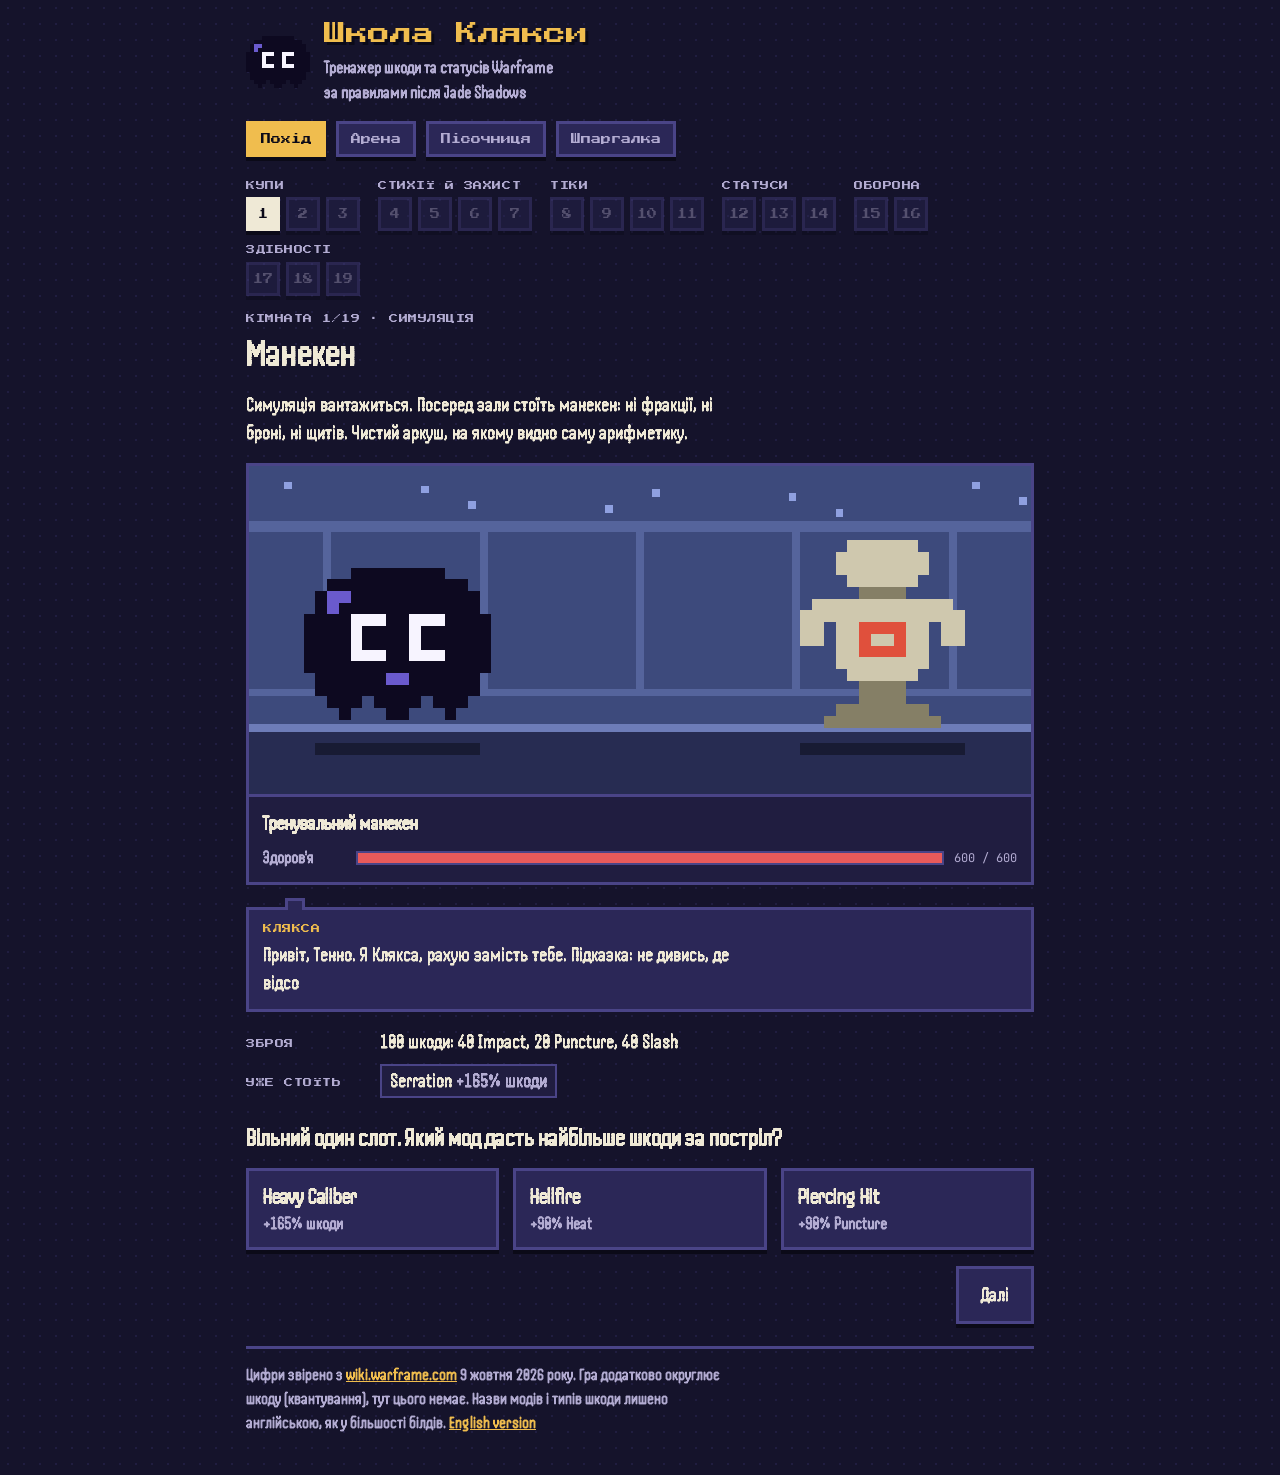
<file: index.html>
<!doctype html>
<html lang="uk">
<head>
<meta charset="utf-8">
<meta name="viewport" content="width=device-width, initial-scale=1, viewport-fit=cover">
<title>Школа Клякси</title>
<meta name="description" content="Піксельний тренажер математики шкоди та статусів Warframe: похід із кімнат-головоломок, арена на слабкості фракцій і комбінації стихій, пісочниця з модами і шпаргалка.">
<meta property="og:title" content="Школа Клякси">
<meta property="og:description" content="Піксельний тренажер математики шкоди та статусів Warframe: похід із кімнат-головоломок, арена на слабкості фракцій і комбінації стихій, пісочниця з модами і шпаргалка.">
<link rel="icon" href="data:image/svg+xml,%3Csvg%20xmlns%3D%22http%3A//www.w3.org/2000/svg%22%20viewBox%3D%220%200%2016%2016%22%20shape-rendering%3D%22crispEdges%22%3E%3Crect%20x%3D%224%22%20y%3D%221.5%22%20width%3D%221.02%22%20height%3D%221.02%22%20fill%3D%22%235b46c9%22/%3E%3Crect%20x%3D%225%22%20y%3D%221.5%22%20width%3D%221.02%22%20height%3D%221.02%22%20fill%3D%22%235b46c9%22/%3E%3Crect%20x%3D%226%22%20y%3D%221.5%22%20width%3D%221.02%22%20height%3D%221.02%22%20fill%3D%22%235b46c9%22/%3E%3Crect%20x%3D%227%22%20y%3D%221.5%22%20width%3D%221.02%22%20height%3D%221.02%22%20fill%3D%22%235b46c9%22/%3E%3Crect%20x%3D%228%22%20y%3D%221.5%22%20width%3D%221.02%22%20height%3D%221.02%22%20fill%3D%22%235b46c9%22/%3E%3Crect%20x%3D%229%22%20y%3D%221.5%22%20width%3D%221.02%22%20height%3D%221.02%22%20fill%3D%22%235b46c9%22/%3E%3Crect%20x%3D%2210%22%20y%3D%221.5%22%20width%3D%221.02%22%20height%3D%221.02%22%20fill%3D%22%235b46c9%22/%3E%3Crect%20x%3D%2211%22%20y%3D%221.5%22%20width%3D%221.02%22%20height%3D%221.02%22%20fill%3D%22%235b46c9%22/%3E%3Crect%20x%3D%222%22%20y%3D%222.5%22%20width%3D%221.02%22%20height%3D%221.02%22%20fill%3D%22%235b46c9%22/%3E%3Crect%20x%3D%223%22%20y%3D%222.5%22%20width%3D%221.02%22%20height%3D%221.02%22%20fill%3D%22%235b46c9%22/%3E%3Crect%20x%3D%224%22%20y%3D%222.5%22%20width%3D%221.02%22%20height%3D%221.02%22%20fill%3D%22%235b46c9%22/%3E%3Crect%20x%3D%225%22%20y%3D%222.5%22%20width%3D%221.02%22%20height%3D%221.02%22%20fill%3D%22%235b46c9%22/%3E%3Crect%20x%3D%226%22%20y%3D%222.5%22%20width%3D%221.02%22%20height%3D%221.02%22%20fill%3D%22%235b46c9%22/%3E%3Crect%20x%3D%227%22%20y%3D%222.5%22%20width%3D%221.02%22%20height%3D%221.02%22%20fill%3D%22%235b46c9%22/%3E%3Crect%20x%3D%228%22%20y%3D%222.5%22%20width%3D%221.02%22%20height%3D%221.02%22%20fill%3D%22%235b46c9%22/%3E%3Crect%20x%3D%229%22%20y%3D%222.5%22%20width%3D%221.02%22%20height%3D%221.02%22%20fill%3D%22%235b46c9%22/%3E%3Crect%20x%3D%2210%22%20y%3D%222.5%22%20width%3D%221.02%22%20height%3D%221.02%22%20fill%3D%22%235b46c9%22/%3E%3Crect%20x%3D%2211%22%20y%3D%222.5%22%20width%3D%221.02%22%20height%3D%221.02%22%20fill%3D%22%235b46c9%22/%3E%3Crect%20x%3D%2212%22%20y%3D%222.5%22%20width%3D%221.02%22%20height%3D%221.02%22%20fill%3D%22%235b46c9%22/%3E%3Crect%20x%3D%2213%22%20y%3D%222.5%22%20width%3D%221.02%22%20height%3D%221.02%22%20fill%3D%22%235b46c9%22/%3E%3Crect%20x%3D%221%22%20y%3D%223.5%22%20width%3D%221.02%22%20height%3D%221.02%22%20fill%3D%22%235b46c9%22/%3E%3Crect%20x%3D%222%22%20y%3D%223.5%22%20width%3D%221.02%22%20height%3D%221.02%22%20fill%3D%22%238f7dff%22/%3E%3Crect%20x%3D%223%22%20y%3D%223.5%22%20width%3D%221.02%22%20height%3D%221.02%22%20fill%3D%22%238f7dff%22/%3E%3Crect%20x%3D%224%22%20y%3D%223.5%22%20width%3D%221.02%22%20height%3D%221.02%22%20fill%3D%22%235b46c9%22/%3E%3Crect%20x%3D%225%22%20y%3D%223.5%22%20width%3D%221.02%22%20height%3D%221.02%22%20fill%3D%22%235b46c9%22/%3E%3Crect%20x%3D%226%22%20y%3D%223.5%22%20width%3D%221.02%22%20height%3D%221.02%22%20fill%3D%22%235b46c9%22/%3E%3Crect%20x%3D%227%22%20y%3D%223.5%22%20width%3D%221.02%22%20height%3D%221.02%22%20fill%3D%22%235b46c9%22/%3E%3Crect%20x%3D%228%22%20y%3D%223.5%22%20width%3D%221.02%22%20height%3D%221.02%22%20fill%3D%22%235b46c9%22/%3E%3Crect%20x%3D%229%22%20y%3D%223.5%22%20width%3D%221.02%22%20height%3D%221.02%22%20fill%3D%22%235b46c9%22/%3E%3Crect%20x%3D%2210%22%20y%3D%223.5%22%20width%3D%221.02%22%20height%3D%221.02%22%20fill%3D%22%235b46c9%22/%3E%3Crect%20x%3D%2211%22%20y%3D%223.5%22%20width%3D%221.02%22%20height%3D%221.02%22%20fill%3D%22%235b46c9%22/%3E%3Crect%20x%3D%2212%22%20y%3D%223.5%22%20width%3D%221.02%22%20height%3D%221.02%22%20fill%3D%22%235b46c9%22/%3E%3Crect%20x%3D%2213%22%20y%3D%223.5%22%20width%3D%221.02%22%20height%3D%221.02%22%20fill%3D%22%235b46c9%22/%3E%3Crect%20x%3D%2214%22%20y%3D%223.5%22%20width%3D%221.02%22%20height%3D%221.02%22%20fill%3D%22%235b46c9%22/%3E%3Crect%20x%3D%221%22%20y%3D%224.5%22%20width%3D%221.02%22%20height%3D%221.02%22%20fill%3D%22%235b46c9%22/%3E%3Crect%20x%3D%222%22%20y%3D%224.5%22%20width%3D%221.02%22%20height%3D%221.02%22%20fill%3D%22%238f7dff%22/%3E%3Crect%20x%3D%223%22%20y%3D%224.5%22%20width%3D%221.02%22%20height%3D%221.02%22%20fill%3D%22%235b46c9%22/%3E%3Crect%20x%3D%224%22%20y%3D%224.5%22%20width%3D%221.02%22%20height%3D%221.02%22%20fill%3D%22%235b46c9%22/%3E%3Crect%20x%3D%225%22%20y%3D%224.5%22%20width%3D%221.02%22%20height%3D%221.02%22%20fill%3D%22%235b46c9%22/%3E%3Crect%20x%3D%226%22%20y%3D%224.5%22%20width%3D%221.02%22%20height%3D%221.02%22%20fill%3D%22%235b46c9%22/%3E%3Crect%20x%3D%227%22%20y%3D%224.5%22%20width%3D%221.02%22%20height%3D%221.02%22%20fill%3D%22%235b46c9%22/%3E%3Crect%20x%3D%228%22%20y%3D%224.5%22%20width%3D%221.02%22%20height%3D%221.02%22%20fill%3D%22%235b46c9%22/%3E%3Crect%20x%3D%229%22%20y%3D%224.5%22%20width%3D%221.02%22%20height%3D%221.02%22%20fill%3D%22%235b46c9%22/%3E%3Crect%20x%3D%2210%22%20y%3D%224.5%22%20width%3D%221.02%22%20height%3D%221.02%22%20fill%3D%22%235b46c9%22/%3E%3Crect%20x%3D%2211%22%20y%3D%224.5%22%20width%3D%221.02%22%20height%3D%221.02%22%20fill%3D%22%235b46c9%22/%3E%3Crect%20x%3D%2212%22%20y%3D%224.5%22%20width%3D%221.02%22%20height%3D%221.02%22%20fill%3D%22%235b46c9%22/%3E%3Crect%20x%3D%2213%22%20y%3D%224.5%22%20width%3D%221.02%22%20height%3D%221.02%22%20fill%3D%22%235b46c9%22/%3E%3Crect%20x%3D%2214%22%20y%3D%224.5%22%20width%3D%221.02%22%20height%3D%221.02%22%20fill%3D%22%235b46c9%22/%3E%3Crect%20x%3D%220%22%20y%3D%225.5%22%20width%3D%221.02%22%20height%3D%221.02%22%20fill%3D%22%235b46c9%22/%3E%3Crect%20x%3D%221%22%20y%3D%225.5%22%20width%3D%221.02%22%20height%3D%221.02%22%20fill%3D%22%235b46c9%22/%3E%3Crect%20x%3D%222%22%20y%3D%225.5%22%20width%3D%221.02%22%20height%3D%221.02%22%20fill%3D%22%235b46c9%22/%3E%3Crect%20x%3D%223%22%20y%3D%225.5%22%20width%3D%221.02%22%20height%3D%221.02%22%20fill%3D%22%235b46c9%22/%3E%3Crect%20x%3D%224%22%20y%3D%225.5%22%20width%3D%221.02%22%20height%3D%221.02%22%20fill%3D%22%235b46c9%22/%3E%3Crect%20x%3D%225%22%20y%3D%225.5%22%20width%3D%221.02%22%20height%3D%221.02%22%20fill%3D%22%235b46c9%22/%3E%3Crect%20x%3D%226%22%20y%3D%225.5%22%20width%3D%221.02%22%20height%3D%221.02%22%20fill%3D%22%235b46c9%22/%3E%3Crect%20x%3D%227%22%20y%3D%225.5%22%20width%3D%221.02%22%20height%3D%221.02%22%20fill%3D%22%235b46c9%22/%3E%3Crect%20x%3D%228%22%20y%3D%225.5%22%20width%3D%221.02%22%20height%3D%221.02%22%20fill%3D%22%235b46c9%22/%3E%3Crect%20x%3D%229%22%20y%3D%225.5%22%20width%3D%221.02%22%20height%3D%221.02%22%20fill%3D%22%235b46c9%22/%3E%3Crect%20x%3D%2210%22%20y%3D%225.5%22%20width%3D%221.02%22%20height%3D%221.02%22%20fill%3D%22%235b46c9%22/%3E%3Crect%20x%3D%2211%22%20y%3D%225.5%22%20width%3D%221.02%22%20height%3D%221.02%22%20fill%3D%22%235b46c9%22/%3E%3Crect%20x%3D%2212%22%20y%3D%225.5%22%20width%3D%221.02%22%20height%3D%221.02%22%20fill%3D%22%235b46c9%22/%3E%3Crect%20x%3D%2213%22%20y%3D%225.5%22%20width%3D%221.02%22%20height%3D%221.02%22%20fill%3D%22%235b46c9%22/%3E%3Crect%20x%3D%2214%22%20y%3D%225.5%22%20width%3D%221.02%22%20height%3D%221.02%22%20fill%3D%22%235b46c9%22/%3E%3Crect%20x%3D%2215%22%20y%3D%225.5%22%20width%3D%221.02%22%20height%3D%221.02%22%20fill%3D%22%235b46c9%22/%3E%3Crect%20x%3D%220%22%20y%3D%226.5%22%20width%3D%221.02%22%20height%3D%221.02%22%20fill%3D%22%235b46c9%22/%3E%3Crect%20x%3D%221%22%20y%3D%226.5%22%20width%3D%221.02%22%20height%3D%221.02%22%20fill%3D%22%235b46c9%22/%3E%3Crect%20x%3D%222%22%20y%3D%226.5%22%20width%3D%221.02%22%20height%3D%221.02%22%20fill%3D%22%235b46c9%22/%3E%3Crect%20x%3D%223%22%20y%3D%226.5%22%20width%3D%221.02%22%20height%3D%221.02%22%20fill%3D%22%235b46c9%22/%3E%3Crect%20x%3D%224%22%20y%3D%226.5%22%20width%3D%221.02%22%20height%3D%221.02%22%20fill%3D%22%235b46c9%22/%3E%3Crect%20x%3D%225%22%20y%3D%226.5%22%20width%3D%221.02%22%20height%3D%221.02%22%20fill%3D%22%235b46c9%22/%3E%3Crect%20x%3D%226%22%20y%3D%226.5%22%20width%3D%221.02%22%20height%3D%221.02%22%20fill%3D%22%235b46c9%22/%3E%3Crect%20x%3D%227%22%20y%3D%226.5%22%20width%3D%221.02%22%20height%3D%221.02%22%20fill%3D%22%235b46c9%22/%3E%3Crect%20x%3D%228%22%20y%3D%226.5%22%20width%3D%221.02%22%20height%3D%221.02%22%20fill%3D%22%235b46c9%22/%3E%3Crect%20x%3D%229%22%20y%3D%226.5%22%20width%3D%221.02%22%20height%3D%221.02%22%20fill%3D%22%235b46c9%22/%3E%3Crect%20x%3D%2210%22%20y%3D%226.5%22%20width%3D%221.02%22%20height%3D%221.02%22%20fill%3D%22%235b46c9%22/%3E%3Crect%20x%3D%2211%22%20y%3D%226.5%22%20width%3D%221.02%22%20height%3D%221.02%22%20fill%3D%22%235b46c9%22/%3E%3Crect%20x%3D%2212%22%20y%3D%226.5%22%20width%3D%221.02%22%20height%3D%221.02%22%20fill%3D%22%235b46c9%22/%3E%3Crect%20x%3D%2213%22%20y%3D%226.5%22%20width%3D%221.02%22%20height%3D%221.02%22%20fill%3D%22%235b46c9%22/%3E%3Crect%20x%3D%2214%22%20y%3D%226.5%22%20width%3D%221.02%22%20height%3D%221.02%22%20fill%3D%22%235b46c9%22/%3E%3Crect%20x%3D%2215%22%20y%3D%226.5%22%20width%3D%221.02%22%20height%3D%221.02%22%20fill%3D%22%235b46c9%22/%3E%3Crect%20x%3D%220%22%20y%3D%227.5%22%20width%3D%221.02%22%20height%3D%221.02%22%20fill%3D%22%235b46c9%22/%3E%3Crect%20x%3D%221%22%20y%3D%227.5%22%20width%3D%221.02%22%20height%3D%221.02%22%20fill%3D%22%235b46c9%22/%3E%3Crect%20x%3D%222%22%20y%3D%227.5%22%20width%3D%221.02%22%20height%3D%221.02%22%20fill%3D%22%235b46c9%22/%3E%3Crect%20x%3D%223%22%20y%3D%227.5%22%20width%3D%221.02%22%20height%3D%221.02%22%20fill%3D%22%235b46c9%22/%3E%3Crect%20x%3D%224%22%20y%3D%227.5%22%20width%3D%221.02%22%20height%3D%221.02%22%20fill%3D%22%235b46c9%22/%3E%3Crect%20x%3D%225%22%20y%3D%227.5%22%20width%3D%221.02%22%20height%3D%221.02%22%20fill%3D%22%235b46c9%22/%3E%3Crect%20x%3D%226%22%20y%3D%227.5%22%20width%3D%221.02%22%20height%3D%221.02%22%20fill%3D%22%235b46c9%22/%3E%3Crect%20x%3D%227%22%20y%3D%227.5%22%20width%3D%221.02%22%20height%3D%221.02%22%20fill%3D%22%235b46c9%22/%3E%3Crect%20x%3D%228%22%20y%3D%227.5%22%20width%3D%221.02%22%20height%3D%221.02%22%20fill%3D%22%235b46c9%22/%3E%3Crect%20x%3D%229%22%20y%3D%227.5%22%20width%3D%221.02%22%20height%3D%221.02%22%20fill%3D%22%235b46c9%22/%3E%3Crect%20x%3D%2210%22%20y%3D%227.5%22%20width%3D%221.02%22%20height%3D%221.02%22%20fill%3D%22%235b46c9%22/%3E%3Crect%20x%3D%2211%22%20y%3D%227.5%22%20width%3D%221.02%22%20height%3D%221.02%22%20fill%3D%22%235b46c9%22/%3E%3Crect%20x%3D%2212%22%20y%3D%227.5%22%20width%3D%221.02%22%20height%3D%221.02%22%20fill%3D%22%235b46c9%22/%3E%3Crect%20x%3D%2213%22%20y%3D%227.5%22%20width%3D%221.02%22%20height%3D%221.02%22%20fill%3D%22%235b46c9%22/%3E%3Crect%20x%3D%2214%22%20y%3D%227.5%22%20width%3D%221.02%22%20height%3D%221.02%22%20fill%3D%22%235b46c9%22/%3E%3Crect%20x%3D%2215%22%20y%3D%227.5%22%20width%3D%221.02%22%20height%3D%221.02%22%20fill%3D%22%235b46c9%22/%3E%3Crect%20x%3D%220%22%20y%3D%228.5%22%20width%3D%221.02%22%20height%3D%221.02%22%20fill%3D%22%235b46c9%22/%3E%3Crect%20x%3D%221%22%20y%3D%228.5%22%20width%3D%221.02%22%20height%3D%221.02%22%20fill%3D%22%235b46c9%22/%3E%3Crect%20x%3D%222%22%20y%3D%228.5%22%20width%3D%221.02%22%20height%3D%221.02%22%20fill%3D%22%235b46c9%22/%3E%3Crect%20x%3D%223%22%20y%3D%228.5%22%20width%3D%221.02%22%20height%3D%221.02%22%20fill%3D%22%235b46c9%22/%3E%3Crect%20x%3D%224%22%20y%3D%228.5%22%20width%3D%221.02%22%20height%3D%221.02%22%20fill%3D%22%235b46c9%22/%3E%3Crect%20x%3D%225%22%20y%3D%228.5%22%20width%3D%221.02%22%20height%3D%221.02%22%20fill%3D%22%235b46c9%22/%3E%3Crect%20x%3D%226%22%20y%3D%228.5%22%20width%3D%221.02%22%20height%3D%221.02%22%20fill%3D%22%235b46c9%22/%3E%3Crect%20x%3D%227%22%20y%3D%228.5%22%20width%3D%221.02%22%20height%3D%221.02%22%20fill%3D%22%235b46c9%22/%3E%3Crect%20x%3D%228%22%20y%3D%228.5%22%20width%3D%221.02%22%20height%3D%221.02%22%20fill%3D%22%235b46c9%22/%3E%3Crect%20x%3D%229%22%20y%3D%228.5%22%20width%3D%221.02%22%20height%3D%221.02%22%20fill%3D%22%235b46c9%22/%3E%3Crect%20x%3D%2210%22%20y%3D%228.5%22%20width%3D%221.02%22%20height%3D%221.02%22%20fill%3D%22%235b46c9%22/%3E%3Crect%20x%3D%2211%22%20y%3D%228.5%22%20width%3D%221.02%22%20height%3D%221.02%22%20fill%3D%22%235b46c9%22/%3E%3Crect%20x%3D%2212%22%20y%3D%228.5%22%20width%3D%221.02%22%20height%3D%221.02%22%20fill%3D%22%235b46c9%22/%3E%3Crect%20x%3D%2213%22%20y%3D%228.5%22%20width%3D%221.02%22%20height%3D%221.02%22%20fill%3D%22%235b46c9%22/%3E%3Crect%20x%3D%2214%22%20y%3D%228.5%22%20width%3D%221.02%22%20height%3D%221.02%22%20fill%3D%22%235b46c9%22/%3E%3Crect%20x%3D%2215%22%20y%3D%228.5%22%20width%3D%221.02%22%20height%3D%221.02%22%20fill%3D%22%235b46c9%22/%3E%3Crect%20x%3D%220%22%20y%3D%229.5%22%20width%3D%221.02%22%20height%3D%221.02%22%20fill%3D%22%235b46c9%22/%3E%3Crect%20x%3D%221%22%20y%3D%229.5%22%20width%3D%221.02%22%20height%3D%221.02%22%20fill%3D%22%235b46c9%22/%3E%3Crect%20x%3D%222%22%20y%3D%229.5%22%20width%3D%221.02%22%20height%3D%221.02%22%20fill%3D%22%235b46c9%22/%3E%3Crect%20x%3D%223%22%20y%3D%229.5%22%20width%3D%221.02%22%20height%3D%221.02%22%20fill%3D%22%235b46c9%22/%3E%3Crect%20x%3D%224%22%20y%3D%229.5%22%20width%3D%221.02%22%20height%3D%221.02%22%20fill%3D%22%235b46c9%22/%3E%3Crect%20x%3D%225%22%20y%3D%229.5%22%20width%3D%221.02%22%20height%3D%221.02%22%20fill%3D%22%235b46c9%22/%3E%3Crect%20x%3D%226%22%20y%3D%229.5%22%20width%3D%221.02%22%20height%3D%221.02%22%20fill%3D%22%235b46c9%22/%3E%3Crect%20x%3D%227%22%20y%3D%229.5%22%20width%3D%221.02%22%20height%3D%221.02%22%20fill%3D%22%235b46c9%22/%3E%3Crect%20x%3D%228%22%20y%3D%229.5%22%20width%3D%221.02%22%20height%3D%221.02%22%20fill%3D%22%235b46c9%22/%3E%3Crect%20x%3D%229%22%20y%3D%229.5%22%20width%3D%221.02%22%20height%3D%221.02%22%20fill%3D%22%235b46c9%22/%3E%3Crect%20x%3D%2210%22%20y%3D%229.5%22%20width%3D%221.02%22%20height%3D%221.02%22%20fill%3D%22%235b46c9%22/%3E%3Crect%20x%3D%2211%22%20y%3D%229.5%22%20width%3D%221.02%22%20height%3D%221.02%22%20fill%3D%22%235b46c9%22/%3E%3Crect%20x%3D%2212%22%20y%3D%229.5%22%20width%3D%221.02%22%20height%3D%221.02%22%20fill%3D%22%235b46c9%22/%3E%3Crect%20x%3D%2213%22%20y%3D%229.5%22%20width%3D%221.02%22%20height%3D%221.02%22%20fill%3D%22%235b46c9%22/%3E%3Crect%20x%3D%2214%22%20y%3D%229.5%22%20width%3D%221.02%22%20height%3D%221.02%22%20fill%3D%22%235b46c9%22/%3E%3Crect%20x%3D%2215%22%20y%3D%229.5%22%20width%3D%221.02%22%20height%3D%221.02%22%20fill%3D%22%235b46c9%22/%3E%3Crect%20x%3D%221%22%20y%3D%2210.5%22%20width%3D%221.02%22%20height%3D%221.02%22%20fill%3D%22%235b46c9%22/%3E%3Crect%20x%3D%222%22%20y%3D%2210.5%22%20width%3D%221.02%22%20height%3D%221.02%22%20fill%3D%22%235b46c9%22/%3E%3Crect%20x%3D%223%22%20y%3D%2210.5%22%20width%3D%221.02%22%20height%3D%221.02%22%20fill%3D%22%235b46c9%22/%3E%3Crect%20x%3D%224%22%20y%3D%2210.5%22%20width%3D%221.02%22%20height%3D%221.02%22%20fill%3D%22%235b46c9%22/%3E%3Crect%20x%3D%225%22%20y%3D%2210.5%22%20width%3D%221.02%22%20height%3D%221.02%22%20fill%3D%22%235b46c9%22/%3E%3Crect%20x%3D%226%22%20y%3D%2210.5%22%20width%3D%221.02%22%20height%3D%221.02%22%20fill%3D%22%235b46c9%22/%3E%3Crect%20x%3D%227%22%20y%3D%2210.5%22%20width%3D%221.02%22%20height%3D%221.02%22%20fill%3D%22%235b46c9%22/%3E%3Crect%20x%3D%228%22%20y%3D%2210.5%22%20width%3D%221.02%22%20height%3D%221.02%22%20fill%3D%22%235b46c9%22/%3E%3Crect%20x%3D%229%22%20y%3D%2210.5%22%20width%3D%221.02%22%20height%3D%221.02%22%20fill%3D%22%235b46c9%22/%3E%3Crect%20x%3D%2210%22%20y%3D%2210.5%22%20width%3D%221.02%22%20height%3D%221.02%22%20fill%3D%22%235b46c9%22/%3E%3Crect%20x%3D%2211%22%20y%3D%2210.5%22%20width%3D%221.02%22%20height%3D%221.02%22%20fill%3D%22%235b46c9%22/%3E%3Crect%20x%3D%2212%22%20y%3D%2210.5%22%20width%3D%221.02%22%20height%3D%221.02%22%20fill%3D%22%235b46c9%22/%3E%3Crect%20x%3D%2213%22%20y%3D%2210.5%22%20width%3D%221.02%22%20height%3D%221.02%22%20fill%3D%22%235b46c9%22/%3E%3Crect%20x%3D%2214%22%20y%3D%2210.5%22%20width%3D%221.02%22%20height%3D%221.02%22%20fill%3D%22%235b46c9%22/%3E%3Crect%20x%3D%221%22%20y%3D%2211.5%22%20width%3D%221.02%22%20height%3D%221.02%22%20fill%3D%22%235b46c9%22/%3E%3Crect%20x%3D%222%22%20y%3D%2211.5%22%20width%3D%221.02%22%20height%3D%221.02%22%20fill%3D%22%235b46c9%22/%3E%3Crect%20x%3D%223%22%20y%3D%2211.5%22%20width%3D%221.02%22%20height%3D%221.02%22%20fill%3D%22%235b46c9%22/%3E%3Crect%20x%3D%224%22%20y%3D%2211.5%22%20width%3D%221.02%22%20height%3D%221.02%22%20fill%3D%22%235b46c9%22/%3E%3Crect%20x%3D%225%22%20y%3D%2211.5%22%20width%3D%221.02%22%20height%3D%221.02%22%20fill%3D%22%235b46c9%22/%3E%3Crect%20x%3D%226%22%20y%3D%2211.5%22%20width%3D%221.02%22%20height%3D%221.02%22%20fill%3D%22%235b46c9%22/%3E%3Crect%20x%3D%227%22%20y%3D%2211.5%22%20width%3D%221.02%22%20height%3D%221.02%22%20fill%3D%22%235b46c9%22/%3E%3Crect%20x%3D%228%22%20y%3D%2211.5%22%20width%3D%221.02%22%20height%3D%221.02%22%20fill%3D%22%235b46c9%22/%3E%3Crect%20x%3D%229%22%20y%3D%2211.5%22%20width%3D%221.02%22%20height%3D%221.02%22%20fill%3D%22%235b46c9%22/%3E%3Crect%20x%3D%2210%22%20y%3D%2211.5%22%20width%3D%221.02%22%20height%3D%221.02%22%20fill%3D%22%235b46c9%22/%3E%3Crect%20x%3D%2211%22%20y%3D%2211.5%22%20width%3D%221.02%22%20height%3D%221.02%22%20fill%3D%22%235b46c9%22/%3E%3Crect%20x%3D%2212%22%20y%3D%2211.5%22%20width%3D%221.02%22%20height%3D%221.02%22%20fill%3D%22%235b46c9%22/%3E%3Crect%20x%3D%2213%22%20y%3D%2211.5%22%20width%3D%221.02%22%20height%3D%221.02%22%20fill%3D%22%235b46c9%22/%3E%3Crect%20x%3D%2214%22%20y%3D%2211.5%22%20width%3D%221.02%22%20height%3D%221.02%22%20fill%3D%22%235b46c9%22/%3E%3Crect%20x%3D%222%22%20y%3D%2212.5%22%20width%3D%221.02%22%20height%3D%221.02%22%20fill%3D%22%235b46c9%22/%3E%3Crect%20x%3D%223%22%20y%3D%2212.5%22%20width%3D%221.02%22%20height%3D%221.02%22%20fill%3D%22%235b46c9%22/%3E%3Crect%20x%3D%224%22%20y%3D%2212.5%22%20width%3D%221.02%22%20height%3D%221.02%22%20fill%3D%22%235b46c9%22/%3E%3Crect%20x%3D%226%22%20y%3D%2212.5%22%20width%3D%221.02%22%20height%3D%221.02%22%20fill%3D%22%235b46c9%22/%3E%3Crect%20x%3D%227%22%20y%3D%2212.5%22%20width%3D%221.02%22%20height%3D%221.02%22%20fill%3D%22%235b46c9%22/%3E%3Crect%20x%3D%228%22%20y%3D%2212.5%22%20width%3D%221.02%22%20height%3D%221.02%22%20fill%3D%22%235b46c9%22/%3E%3Crect%20x%3D%229%22%20y%3D%2212.5%22%20width%3D%221.02%22%20height%3D%221.02%22%20fill%3D%22%235b46c9%22/%3E%3Crect%20x%3D%2211%22%20y%3D%2212.5%22%20width%3D%221.02%22%20height%3D%221.02%22%20fill%3D%22%235b46c9%22/%3E%3Crect%20x%3D%2212%22%20y%3D%2212.5%22%20width%3D%221.02%22%20height%3D%221.02%22%20fill%3D%22%235b46c9%22/%3E%3Crect%20x%3D%2213%22%20y%3D%2212.5%22%20width%3D%221.02%22%20height%3D%221.02%22%20fill%3D%22%235b46c9%22/%3E%3Crect%20x%3D%223%22%20y%3D%2213.5%22%20width%3D%221.02%22%20height%3D%221.02%22%20fill%3D%22%235b46c9%22/%3E%3Crect%20x%3D%227%22%20y%3D%2213.5%22%20width%3D%221.02%22%20height%3D%221.02%22%20fill%3D%22%235b46c9%22/%3E%3Crect%20x%3D%228%22%20y%3D%2213.5%22%20width%3D%221.02%22%20height%3D%221.02%22%20fill%3D%22%235b46c9%22/%3E%3Crect%20x%3D%2212%22%20y%3D%2213.5%22%20width%3D%221.02%22%20height%3D%221.02%22%20fill%3D%22%235b46c9%22/%3E%3Crect%20x%3D%224%22%20y%3D%225.5%22%20width%3D%223%22%20height%3D%224%22%20fill%3D%22%23fff%22/%3E%3Crect%20x%3D%225%22%20y%3D%226.5%22%20width%3D%222%22%20height%3D%222%22%20fill%3D%22%230d0920%22/%3E%3Crect%20x%3D%229%22%20y%3D%225.5%22%20width%3D%223%22%20height%3D%224%22%20fill%3D%22%23fff%22/%3E%3Crect%20x%3D%2210%22%20y%3D%226.5%22%20width%3D%222%22%20height%3D%222%22%20fill%3D%22%230d0920%22/%3E%3C/svg%3E">
<link rel="preconnect" href="https://fonts.googleapis.com">
<link rel="preconnect" href="https://fonts.gstatic.com" crossorigin>
<link rel="stylesheet" href="https://fonts.googleapis.com/css2?family=Handjet:wght@500;700&family=JetBrains+Mono:wght@400;700&family=Press+Start+2P&display=swap">
<style>
html { -webkit-text-size-adjust: 100%; }
body { margin: 0; }
img { max-width: 100%; }
[hidden] { display: none !important; }
:root {
  /* Layout: one narrow cartridge column. The scene sits on top, the choice under it, the arithmetic under the choice. */
  color-scheme: dark;
  --void: #15132b; --panel: #201d40; --panel-2: #2b2757; --line: #4a4487; --pit: #0b0a18;
  --ink: #efe9d6; --dim: #b3acd2; --gold: #f0bd4e;
  --good: #86dba6; --bad: #f58a78;
  --shield: #58b4ff; --health: #e85a5a; --armor: #f0c64a;
  --f-display: "Press Start 2P", "Courier New", monospace;
  --f-body: "Handjet", "Arial Narrow", "Trebuchet MS", sans-serif;
  --f-data: "JetBrains Mono", ui-monospace, Consolas, monospace;
}
* { box-sizing: border-box; }
body {
  background: var(--void); color: var(--ink);
  background-image: radial-gradient(var(--panel) 1px, transparent 1px); background-size: 16px 16px;
  font: 500 20px/1.4 var(--f-body);
}
.wrap { max-width: 820px; margin-inline: auto; padding-inline: 16px; padding-block: 20px 40px; display: flex; flex-direction: column; gap: 22px; }
p, h1, h2, h3, h4, ul, ol, dl, dd, pre { margin: 0; }
a { color: var(--gold); }
canvas { image-rendering: pixelated; }

/* Шапка */
.top { display: flex; flex-wrap: wrap; gap: 16px 24px; align-items: center; justify-content: space-between; }
.brand { display: flex; gap: 14px; align-items: center; min-width: 0; }
.brand .logo { width: 64px; height: 52px; flex: none; }
h1 { font: 400 clamp(15px, 4.2vw, 22px)/1.3 var(--f-display); color: var(--gold); text-shadow: 3px 3px 0 var(--pit); }
.tag { color: var(--dim); font-size: 18px; margin-top: 6px; max-width: 34ch; }
.tabs { display: flex; flex-wrap: wrap; gap: 10px; }

/* Кнопки */
.btn, .tab, .pip {
  font: inherit; color: var(--ink); background: var(--panel-2); border: 3px solid var(--line);
  box-shadow: 0 4px 0 0 var(--pit); cursor: pointer; text-align: left; border-radius: 0;
}
.btn:active:not(:disabled), .tab:active, .pip:active:not(:disabled) { transform: translateY(3px); box-shadow: 0 1px 0 0 var(--pit); }
.btn:hover:not(:disabled), .tab:hover, .pip:hover:not(:disabled) { border-color: var(--gold); }
:focus-visible { outline: 3px solid var(--gold); outline-offset: 3px; }
.tab { padding: 8px 12px; font: 400 10px/1.4 var(--f-display); color: var(--dim); }
.tab[aria-selected="true"] { color: var(--pit); background: var(--gold); border-color: var(--gold); }
.btn { padding: 12px 14px; }
.btn.go { background: var(--gold); border-color: var(--gold); color: var(--pit); font-weight: 700; }
.btn.next { padding-inline: 22px; }

/* Похід */
.run, .sheet { display: flex; flex-direction: column; gap: 16px; }
.pips { list-style: none; padding: 0; display: flex; flex-wrap: wrap; gap: 12px 18px; }
.chap { display: flex; flex-direction: column; gap: 4px; }
.chap ol { list-style: none; padding: 0; display: flex; gap: 6px; }
.pip { width: 34px; height: 34px; text-align: center; padding: 0; font: 400 10px/1 var(--f-display); color: var(--dim); }
.pip:disabled { opacity: .4; cursor: default; }
.pip.done { color: var(--good); border-color: var(--good); }
.pip.star { color: var(--gold); border-color: var(--gold); font-size: 14px; }
.pip.cur { background: var(--ink); color: var(--pit); border-color: var(--ink); }
.eyebrow, .lab, .who { font: 400 9px/1.6 var(--f-display); letter-spacing: .06em; text-transform: uppercase; color: var(--dim); }
h2 { font: 700 clamp(28px, 7.4vw, 38px)/1.12 var(--f-body); text-wrap: balance; margin-top: 6px; }
.narr { max-width: 62ch; }
.stage { position: relative; border: 3px solid var(--line); background: var(--pit); }
.stage canvas { display: block; width: 100%; height: auto; }
.dmg {
  position: absolute; right: 9%; top: 12%; opacity: 0; pointer-events: none;
  font: 400 clamp(11px, 3.2vw, 20px)/1 var(--f-display); color: var(--gold); text-shadow: 2px 2px 0 var(--pit), -2px 2px 0 var(--pit);
}
.dmg.pop { animation: pop 1.3s steps(10) forwards; }
@keyframes pop { 0% { opacity: 1; transform: translateY(14px); } 70% { opacity: 1; } 100% { opacity: 0; transform: translateY(-14px); } }
.target { margin-top: -16px; border: 3px solid var(--line); border-top: 0; background: var(--panel); padding: 12px 14px; display: flex; flex-direction: column; gap: 8px; }
.t-name { display: flex; flex-wrap: wrap; gap: 8px 10px; align-items: center; }
.chip { font: 400 13px/1.4 var(--f-data); padding: 1px 8px; border: 2px solid var(--line); color: var(--dim); }
.chip.arm { color: var(--armor); border-color: var(--armor); }
.bar { display: grid; grid-template-columns: 5.2rem minmax(0, 1fr) auto; gap: 10px; align-items: center; }
.b-l { font-size: 18px; color: var(--dim); }
.b-t { height: 14px; background: var(--pit); border: 2px solid var(--line); }
.b-t i { display: block; height: 100%; background: var(--health); transition: width .6s steps(12); }
.bar.sh .b-t i { background: var(--shield); }
.bar.ar .b-t i { background: var(--armor); }
.b-v { font: 400 12px/1 var(--f-data); font-variant-numeric: tabular-nums; color: var(--dim); }
.bubble { position: relative; margin-top: 6px; background: var(--panel-2); border: 3px solid var(--line); padding: 12px 14px; }
.bubble::before { content: ""; position: absolute; left: 36px; top: -12px; width: 14px; height: 9px; background: var(--panel-2); border: 3px solid var(--line); border-bottom: 0; }
.who { color: var(--gold); margin-bottom: 4px; }
.line { max-width: 62ch; }
.line .off { visibility: hidden; }
.kit { display: flex; flex-direction: column; gap: 8px; }
.kit-row { display: flex; flex-wrap: wrap; gap: 4px 14px; align-items: baseline; }
.kit-row .lab { flex: 0 0 7.5rem; }
.kit-row > span:last-child { min-width: 0; flex: 1 1 14rem; }
.chips { display: flex; flex-wrap: wrap; gap: 8px; }
.mod { border: 2px solid var(--line); background: var(--panel); padding: 1px 8px; }
.mod i { font-style: normal; color: var(--dim); }
.ask { font: 700 25px/1.2 var(--f-body); text-wrap: balance; margin-top: 8px; }
.opts { display: grid; grid-template-columns: repeat(auto-fit, minmax(200px, 1fr)); gap: 14px; }
.opts.four { grid-template-columns: repeat(auto-fit, minmax(140px, 1fr)); }
.opts.wide { grid-template-columns: repeat(auto-fit, minmax(240px, 1fr)); }
.opt { display: flex; flex-direction: column; gap: 3px; min-width: 0; }
.o-t { font-weight: 700; font-size: 22px; line-height: 1.2; }
.o-s { color: var(--dim); font-size: 18px; line-height: 1.3; }
.o-v { margin-top: 6px; font: 700 13px/1 var(--f-data); color: var(--dim); }
.opt.was { background: var(--panel); }
.opt.best { border-color: var(--good); }
.opt.best .o-v { color: var(--good); }
.opt.wrong { border-color: var(--bad); }
.opt[aria-pressed="true"] { box-shadow: 0 4px 0 0 var(--pit), inset 0 0 0 2px var(--ink); }
.opt:disabled { cursor: default; opacity: .85; }

/* Результат */
.result { border: 3px solid var(--line); background: var(--panel); padding: 16px; display: flex; flex-direction: column; gap: 14px; scroll-margin: 16px; }
.res-head { display: flex; flex-wrap: wrap; gap: 10px 16px; align-items: flex-end; justify-content: space-between; }
.big { font: 400 clamp(20px, 6vw, 28px)/1.2 var(--f-display); color: var(--gold); margin-top: 6px; font-variant-numeric: tabular-nums; }
.verdict { font: 400 10px/1.5 var(--f-display); padding: 6px 9px; border: 2px solid currentColor; }
.verdict.good { color: var(--good); }
.verdict.bad { color: var(--bad); }
.say { display: grid; grid-template-columns: 48px minmax(0, 1fr); gap: 14px; align-items: start; }
.say .face { width: 48px; height: 39px; }
.say p { max-width: 60ch; }
.tbl { overflow-x: auto; }
.how { width: 100%; border-collapse: collapse; font: 400 13px/1.45 var(--f-data); font-variant-numeric: tabular-nums; }
.how td { padding: 6px 0; border-bottom: 1px dashed var(--line); vertical-align: top; }
.how td:last-child { text-align: right; white-space: nowrap; padding-left: 14px; }
.how tr.sum td { color: var(--ink); font-weight: 700; }
.how tr.total td { color: var(--gold); font-weight: 700; border-bottom: 0; border-top: 2px solid var(--line); }
.how td:first-child { color: var(--dim); }
.weak { display: flex; flex-wrap: wrap; gap: 6px 16px; align-items: baseline; font-size: 18px; }
.ty { display: inline-flex; align-items: center; gap: 5px; white-space: nowrap; }
.ty::before { content: ""; width: 9px; height: 9px; background: var(--c, var(--dim)); flex: none; }
.ty[data-t="Impact"] { --c: #a9bdd0; } .ty[data-t="Puncture"] { --c: #d2bf9f; } .ty[data-t="Slash"] { --c: #e08f8f; }
.ty[data-t="Heat"] { --c: #f2884b; } .ty[data-t="Cold"] { --c: #7fd1f0; } .ty[data-t="Electricity"] { --c: #b79cf5; } .ty[data-t="Toxin"] { --c: #8fd16a; }
.ty[data-t="Blast"] { --c: #f2c14b; } .ty[data-t="Corrosive"] { --c: #b5d14a; } .ty[data-t="Gas"] { --c: #5fd1a8; }
.ty[data-t="Magnetic"] { --c: #6f8df5; } .ty[data-t="Radiation"] { --c: #f0e06a; } .ty[data-t="Viral"] { --c: #e58fd0; } .ty[data-t="Void"] { --c: #8ff0e0; }
.cmp { display: flex; flex-direction: column; gap: 8px; }
.c-row { display: grid; grid-template-columns: minmax(0, 1.3fr) minmax(0, 2fr) 4.6rem; gap: 10px; align-items: center; }
.c-n { font-size: 18px; line-height: 1.25; }
.c-b { height: 12px; background: var(--pit); border: 2px solid var(--line); }
.c-b i { display: block; height: 100%; background: var(--dim); }
.c-row.best .c-b i { background: var(--good); }
.c-row.now .c-n { color: var(--gold); }
.c-row.un { color: var(--dim); }
.c-v { font: 400 13px/1 var(--f-data); text-align: right; font-variant-numeric: tabular-nums; }
.nav { display: flex; justify-content: flex-end; gap: 12px; flex-wrap: wrap; }
.nav.two { justify-content: space-between; }
.rules { padding-left: 1.2em; display: flex; flex-direction: column; gap: 8px; max-width: 64ch; }

/* Пісочниця */
.sb-sum {
  position: sticky; top: 0; z-index: 3; margin-top: -16px; border: 3px solid var(--line); background: var(--panel);
  padding: 8px 14px; display: flex; flex-wrap: wrap; gap: 2px 14px; align-items: flex-end; justify-content: space-between;
}
.sb-sum .big { margin-top: 2px; font-size: clamp(16px, 5vw, 22px); }
.sum-r { display: flex; flex-direction: column; align-items: flex-end; gap: 2px; }
.dps { font-weight: 700; font-size: 18px; line-height: 1.2; color: var(--gold); }
.link { font: inherit; font-size: 18px; line-height: 1.2; color: var(--gold); background: none; border: 0; padding: 4px 0; text-decoration: underline; cursor: pointer; }
.sandbox .result { scroll-margin-top: 104px; }
.mult { font-weight: 700; font-size: 18px; line-height: 1.2; color: var(--good); }
fieldset { border: 3px solid var(--line); margin: 0; padding: 10px 14px 14px; min-width: 0; display: flex; flex-direction: column; gap: 10px; }
legend { padding: 0 8px; }
.seg { display: grid; grid-template-columns: repeat(3, minmax(0, 1fr)); gap: 10px; }
.seg.two { grid-template-columns: repeat(2, minmax(0, 1fr)); }
.seg .btn { text-align: center; padding: 10px 4px; overflow-wrap: anywhere; }
.seg .btn[aria-pressed="true"] { background: var(--ink); color: var(--pit); border-color: var(--ink); font-weight: 700; }
.w-desc { color: var(--dim); font-size: 18px; }
.fields { display: flex; flex-wrap: wrap; gap: 12px 18px; align-items: flex-end; }
.fields label { display: flex; flex-direction: column; gap: 4px; font-size: 18px; color: var(--dim); min-width: 0; }
.fields label.chk { flex-direction: row; align-items: center; gap: 8px; color: var(--ink); min-height: 44px; cursor: pointer; }
select { font: inherit; color: var(--ink); background: var(--panel-2); border: 3px solid var(--line); border-radius: 0; padding: 8px 10px; max-width: 100%; }
input[type="checkbox"] { width: 20px; height: 20px; margin: 0; accent-color: var(--gold); }
.sb-head { display: flex; justify-content: space-between; align-items: center; gap: 12px; margin-top: 6px; }
.btn.small { padding: 6px 12px; font-size: 18px; }
.slots { list-style: none; padding: 0; display: grid; grid-template-columns: repeat(auto-fill, minmax(150px, 1fr)); gap: 10px; }
.slot { min-height: 48px; display: flex; align-items: center; gap: 8px; padding: 8px 12px; width: 100%; line-height: 1.25; }
.slot.empty { border: 3px dashed var(--line); color: var(--line); font: 400 10px/1 var(--f-display); }
.slots li { min-width: 0; }
.slot span:not(.pl):not(.x), .pal .o-t, .pal .o-s { min-width: 0; overflow-wrap: anywhere; }
.slot .x { margin-left: auto; flex: none; color: var(--dim); font: 700 16px/1 var(--f-data); }
.palette { display: flex; flex-direction: column; gap: 14px; }
.pal-g { display: flex; flex-direction: column; gap: 8px; }
.pal { display: grid; grid-template-columns: repeat(auto-fill, minmax(150px, 1fr)); gap: 10px; }
.pal .btn { padding: 8px 12px; display: flex; flex-direction: column; gap: 1px; min-width: 0; }
.pal .o-t { font-size: 20px; }
.pal .btn:disabled { opacity: .45; cursor: default; }
.pl { display: inline-block; width: 9px; height: 9px; margin-right: 7px; background: var(--dim); flex: none; }
.pl[data-p="base"] { background: var(--gold); } .pl[data-p="elem"] { background: #5fd1a8; } .pl[data-p="fac"] { background: #e58fd0; }
.pl[data-p="rate"] { background: #b79cf5; }
.pl[data-p="crit"] { background: #f2884b; } .pl[data-p="ms"] { background: var(--shield); } .pl[data-p="st"] { background: #8fd16a; }
.piles b { color: var(--ink); font-weight: 400; }
.piles b .ty { margin-right: 6px; }
.piles .f { display: block; font-size: 12px; white-space: normal; }
.piles tr.off td { opacity: .5; }
.parts { list-style: none; padding: 0; display: flex; flex-direction: column; gap: 10px; }
.part { border-left: 3px solid var(--line); padding-left: 10px; display: flex; flex-direction: column; gap: 2px; }
.p-h { display: flex; flex-wrap: wrap; gap: 4px 12px; align-items: center; }
.p-h .ty { font-weight: 700; }
.tm { font: 700 12px/1 var(--f-data); padding: 3px 6px; border: 2px solid currentColor; }
.tm.up { color: var(--good); } .tm.down { color: var(--bad); }
.p-s { color: var(--dim); font-size: 18px; }

.chain { display: flex; flex-wrap: wrap; gap: 4px 12px; align-items: center; }
.slotn { font: 400 10px/1 var(--f-display); color: var(--dim); margin-right: -4px; }
.combo .opt { flex-direction: row; flex-wrap: wrap; gap: 4px 8px; align-items: center; }

/* Шпаргалка */
.fx { width: 100%; border-collapse: collapse; }
.fx th { text-align: left; font: 400 9px/1.6 var(--f-display); color: var(--dim); padding: 0 12px 8px 0; }
.fx td { padding: 8px 12px 8px 0; border-top: 1px dashed var(--line); vertical-align: top; }
.fx .none { color: var(--dim); }
.fx.xh { min-width: 520px; }
.fx.xh td:first-child { font-weight: 700; }
.fx.xh td:last-child { color: var(--dim); }
.narr.small { font-size: 18px; color: var(--dim); }
.formula { font: 400 13px/1.7 var(--f-data); background: var(--panel); border: 3px solid var(--line); padding: 14px; width: max-content; min-width: 100%; }
.combos { list-style: none; padding: 0; display: grid; grid-template-columns: repeat(auto-fit, minmax(230px, 1fr)); gap: 8px 16px; }
.status { display: flex; flex-direction: column; gap: 10px; }
.status > div { display: flex; flex-wrap: wrap; gap: 2px 14px; }
.status dt { flex: 0 0 8rem; font-weight: 700; }
.status dd { flex: 1 1 16rem; min-width: 0; max-width: 60ch; }
.foot { color: var(--dim); font-size: 17px; border-top: 3px solid var(--line); padding-top: 14px; }
.foot p { max-width: 70ch; }
@media (prefers-reduced-motion: reduce) { .b-t i { transition: none; } .dmg.pop { animation: none; } }
</style>
</head>
<body>
<div class="wrap">
  <header class="top">
    <div class="brand">
      <canvas class="face logo" width="16" height="13" data-mood="idle" aria-hidden="true"></canvas>
      <div><h1>Школа Клякси</h1><p class="tag">Тренажер шкоди та статусів Warframe за правилами після Jade Shadows</p></div>
    </div>
    <nav class="tabs" role="tablist" aria-label="Режими">
      <button type="button" class="tab" role="tab" data-view="run" id="tab-run">Похід</button>
      <button type="button" class="tab" role="tab" data-view="arena" id="tab-arena">Арена</button>
      <button type="button" class="tab" role="tab" data-view="sandbox" id="tab-sandbox">Пісочниця</button>
      <button type="button" class="tab" role="tab" data-view="sheet" id="tab-sheet">Шпаргалка</button>
    </nav>
  </header>
  <main id="view"></main>
  <footer class="foot"><p>Цифри звірено з <a href="https://wiki.warframe.com/w/Damage">wiki.warframe.com</a> 9 жовтня 2026 року. Гра додатково округлює шкоду (квантування), тут цього немає. Назви модів і типів шкоди лишено англійською, як у більшості білдів. <a href="en.html">English version</a></p></footer>
</div>
<script>
/* ---------- Рушій розрахунку. Правила після Update 36 (Jade Shadows). ---------- */
const FACTIONS = {
  none:     { name: 'Без фракції',     plus: [],                          minus: [] },
  grineer:  { name: 'Grineer',         plus: ['Impact', 'Corrosive'],     minus: [] },
  kuva:     { name: 'Kuva Grineer',    plus: ['Impact', 'Corrosive'],     minus: ['Heat'] },
  corpus:   { name: 'Corpus',          plus: ['Puncture', 'Magnetic'],    minus: [] },
  amalgam:  { name: 'Corpus Amalgam',  plus: ['Electricity', 'Magnetic'], minus: ['Blast'] },
  infested: { name: 'Infested',        plus: ['Slash', 'Heat'],           minus: [] },
  deimos:   { name: 'Infested Deimos', plus: ['Blast', 'Gas'],            minus: ['Viral'] },
  orokin:   { name: 'Orokin',          plus: ['Puncture', 'Viral'],       minus: ['Radiation'] },
  sentient: { name: 'Sentient',        plus: ['Cold', 'Radiation'],       minus: ['Corrosive'] },
  narmer:   { name: 'Narmer',          plus: ['Slash', 'Toxin'],          minus: ['Magnetic'] },
  murmur:   { name: 'The Murmur',      plus: ['Electricity', 'Radiation'],minus: ['Viral'] },
  zariman:  { name: 'Zariman',         plus: ['Void'],                    minus: [] },
  scaldra:  { name: 'Scaldra',         plus: ['Impact', 'Corrosive'],     minus: ['Gas'] },
  techrot:  { name: 'Techrot',         plus: ['Gas', 'Magnetic'],         minus: ['Cold'] },
  anarchs:  { name: 'Anarchs',         plus: ['Impact', 'Electricity'],   minus: ['Radiation'] },
};
const COMBO = {
  'Cold+Heat': 'Blast', 'Electricity+Toxin': 'Corrosive', 'Heat+Toxin': 'Gas',
  'Cold+Electricity': 'Magnetic', 'Electricity+Heat': 'Radiation', 'Cold+Toxin': 'Viral',
};
const PHYS = ['Impact', 'Puncture', 'Slash'];

function typeMod(fid, type) {
  const f = FACTIONS[fid];
  return f.plus.includes(type) ? 1.5 : f.minus.includes(type) ? 0.5 : 1;
}
function armorDR(a) {
  if (a <= 0) return 0;
  return a <= 2700 ? 0.9 * Math.sqrt(a / 2700) : a / (a + 300);
}
function corrosiveStrip(n) { return n > 0 ? Math.min(0.8, 0.26 + 0.06 * (n - 1)) : 0; }
function viralMult(n) { return n > 0 ? 1 + Math.min(3.25, 1 + 0.25 * (n - 1)) : 1; }

/* Стихії зливаються попарно в порядку слотів: 1+2, 3+4. Непарна лишається сама. */
function combine(elems) {
  const order = [], sum = {};
  for (const e of elems) {
    if (!(e.el in sum)) { order.push(e.el); sum[e.el] = 0; }
    sum[e.el] += e.v;
  }
  const out = [];
  for (let i = 0; i < order.length; i += 2) {
    const a = order[i], b = order[i + 1];
    if (b) out.push({ el: COMBO[[a, b].sort().join('+')], v: sum[a] + sum[b], from: [a, b] });
    else out.push({ el: a, v: sum[a] });
  }
  return out;
}

function build(weapon, mods) {
  let baseB = 0, fac = 0, ccFlat = 0, sd = 0;
  const scList = [], msList = [], ccList = [], cdList = [], baseList = [], phys = { Impact: 0, Puncture: 0, Slash: 0 }, elems = [], prim = {};
  for (const m of mods.flatMap(x => x.fx || [x])) {
    if (m.k === 'base') { baseB += m.v; baseList.push(m.v); }
    else if (m.k === 'faction') fac += m.v;
    else if (m.k === 'cc') ccList.push(m.v);
    else if (m.k === 'cd') cdList.push(m.v);
    else if (m.k === 'ccflat') ccFlat += m.v;
    else if (m.k === 'status') sd += m.v;
    else if (m.k === 'sc') scList.push(m.v);
    else if (m.k === 'ms') msList.push(m.v);
    else if (m.k === 'phys') phys[m.t] += m.v;
    else if (m.k === 'elem') { elems.push({ el: m.t, v: m.v }); prim[m.t] = (prim[m.t] || 0) + m.v; }
  }
  const modBase = weapon.base * (1 + baseB);
  const parts = [];
  for (const t of PHYS) {
    const s = weapon.ips[t] || 0;
    if (s > 0) parts.push({ t, share: s, bonus: phys[t], v: modBase * s * (1 + phys[t]) });
  }
  const comb = combine(elems);
  for (const c of comb) parts.push({ t: c.el, pct: c.v, from: c.from, v: modBase * c.v });
  /* Крит: шанс = база × (1 + Σ моди) + плоскі бонуси; множник = база × (1 + Σ моди); у середньому 1 + шанс × (множник − 1). */
  const sum = a => a.reduce((x, y) => x + y, 0);
  const cc = (weapon.cc || 0) * (1 + sum(ccList)) + ccFlat, cm = (weapon.cm || 1) * (1 + sum(cdList));
  const crit = 1 + cc * (cm - 1);
  /* Шанс статусу і мультишот: база × (1 + Σ моди). Тип прока вибирається за часткою шкоди. */
  const sc = (weapon.sc || 0) * (1 + sum(scList)), ms = (weapon.ms || 1) * (1 + sum(msList));
  const total = parts.reduce((a, p) => a + p.v, 0);
  const share = t => parts.filter(p => p.t === t).reduce((a, p) => a + p.v, 0) / total;
  return { sc, ms, scList, msList, total, share, weapon, modBase, baseB, baseList, fac, parts, comb, prim, cc, cm, crit, ccList, cdList, ccFlat, sd, has: t => comb.some(c => c.el === t) };
}

function effArmor(tg) {
  const st = tg.st || {};
  return (tg.armor || 0) * (1 - corrosiveStrip(st.corrosive || 0)) * (st.heat ? 0.5 : 1);
}
function hit(b, tg) {
  const st = tg.st || {};
  const dr = armorDR(effArmor(tg)), vm = viralMult(st.viral || 0);
  let raw = 0; const lines = [];
  for (const p of b.parts) {
    const tm = typeMod(tg.faction, p.t), d = p.v * (1 + b.fac) * tm;
    raw += d; lines.push({ ...p, tm, d });
  }
  return { raw, dr, vm, lines, armor: effArmor(tg), health: raw * (1 - dr) * vm * b.crit };
}
/* DoT. Фракційний бонус входить двічі: у модовану базу і ще раз у тік. */
function bleedTick(b, tg) {
  return 0.35 * b.modBase * (1 + b.fac) ** 2 * (1 + b.sd) * viralMult((tg.st || {}).viral || 0);
}
function heatTick(b, tg) {
  if (!b.has('Heat')) return 0;
  return 0.5 * b.modBase * (1 + (b.prim.Heat || 0)) * (1 + b.fac) ** 2 * (1 + b.sd)
    * typeMod(tg.faction, 'Heat') * (1 - armorDR(effArmor(tg))) * viralMult((tg.st || {}).viral || 0);
}
function blastPop(b, tg) {
  if (!b.has('Blast')) return 0;
  return 0.3 * b.modBase * (1 + b.fac) ** 2 * (1 + b.sd)
    * typeMod(tg.faction, 'Blast') * (1 - armorDR(effArmor(tg))) * viralMult((tg.st || {}).viral || 0);
}
/* Тік або вибух статусу будь-якого типу. Toxin та Electricity множаться своїми модами, Gas і Blast модами половинок не множаться. */
function dotTick(b, tg, t) {
  if (t === 'Slash') return bleedTick(b, tg);
  const def = typeMod(tg.faction, t) * (1 - armorDR(effArmor(tg))) * viralMult((tg.st || {}).viral || 0);
  const f = (1 + b.fac) ** 2 * (1 + b.sd);
  if (['Heat', 'Toxin', 'Electricity'].includes(t)) return 0.5 * b.modBase * (1 + (b.prim[t] || 0)) * f * def;
  if (t === 'Gas') return 0.5 * b.modBase * f * def;
  if (t === 'Blast') return 0.3 * b.modBase * f * def;
  return null;
}
/* Час. Між пострілами 1 / скорострільність, після магазину ще перезарядка (цикл = магазин / скорострільність + перезарядка). */
function shotTimes(fr, mag, reload, T) {
  const out = [], cycle = mag / fr + reload;
  for (let c = 0; c < 1e5; c++) {
    for (let i = 0; i < mag; i++) {
      const t = c * cycle + i / fr;
      if (t >= T - 1e-9) return out;
      out.push(t);
    }
  }
  return out;
}
/* Коли тікає прок, рахуючи від влучання (за вікі). Gas узято як Toxin, затримка Blast 1.5 с. */
const TICK_AT = { Slash: [1, 2, 3, 4, 5, 6], Heat: [1, 2, 3, 4, 5, 6], Toxin: [1, 2, 3, 4, 5, 6], Gas: [1, 2, 3, 4, 5, 6], Electricity: [0, 1, 2, 3, 4, 5], Blast: [1.5] };
/* Шкода за вікно T секунд у середньому: проки рахуються дробами, тік множиться на середній крит.
   Heat: новий прок оновлює тривалість усіх стаків. low = без оновлення (6 тіків на стак), upper = стаки не згасають
   до кінця вікна, dmg = оцінка: стак живе в середньому (e^(6λ) − 1) / λ секунд при λ проків за секунду (потік Пуассона). */
function windowDamage(b, tg, rate, T) {
  const h = hit(b, tg), shot = h.health * b.ms, times = shotTimes(rate.fr, rate.mag, rate.reload, T), N = times.length;
  const dots = [];
  for (const l of h.lines) {
    const tick = dotTick(b, tg, l.t);
    if (tick === null) continue;
    const per = b.ms * b.sc * (l.v / b.total), at = TICK_AT[l.t];
    const heat = l.t === 'Heat', lam = per * N / T, life = lam > 0 ? Math.expm1(6 * lam) / lam : 6;
    let ticks = 0, up = 0, est = 0;
    for (const s of times) {
      for (const o of at) if (s + o <= T + 1e-9) ticks++;
      if (heat) { const left = Math.max(0, Math.floor(T - s + 1e-9)); up += left; est += Math.min(left, life); }
    }
    const one = tick * b.crit, used = heat ? est : ticks;
    dots.push({ t: l.t, procs: per * N, avg: N ? used / N : 0, tick: one, dmg: per * used * one, low: per * ticks * one, upper: heat ? per * up * one : null });
  }
  const direct = N * shot, dot = dots.reduce((a, x) => a + x.dmg, 0);
  return { shot, N, cycle: rate.mag / rate.fr + rate.reload, direct, dots, dot, total: direct + dot, dps: (direct + dot) / T };
}
/* Скільки пострілів до смерті цілі зі щитом. Toxin іде одразу в здоров'я. */
function shotsToKill(b, tg, carry = true) {
  const h = hit(b, tg);
  let sh = tg.shields, hp = tg.health, shots = 0, broke = 0;
  const tox = h.lines.filter(l => l.t === 'Toxin').reduce((a, l) => a + l.d, 0);
  const rest = h.raw - tox;
  while (hp > 0 && shots < 99) {
    shots++;
    hp -= tox;
    if (sh > 0) {
      sh -= rest;
      if (sh <= 0) { broke = shots; if (carry) hp += sh; sh = 0; }
    } else hp -= rest;
  }
  return { shots, broke, tox, rest, shieldLeft: Math.max(0, sh) };
}
/* Додатковий хіт (Toxic Lash, Resupply тощо): відсоток від усього пострілу, ще раз × фракційний бонус.
   Його тік рахується від самого хіта: × 0.5 × (1 + моди тієї ж стихії) × (1 + фракційний бонус). */
function weaponHitRaw(b) { return b.parts.reduce((a, p) => a + p.v, 0) * (1 + b.fac); }
function extraHit(b, tg, pct, type) {
  const st = tg.st || {}, def = typeMod(tg.faction, type) * (1 - armorDR(effArmor(tg))) * viralMult(st.viral || 0);
  const src = weaponHitRaw(b), raw = src * pct * (1 + b.fac), bonus = b.prim[type] || 0;
  return { src, raw, bonus, dealt: raw * def, tick: 0.5 * raw * (1 + bonus) * (1 + b.fac) * (1 + b.sd) * def };
}

/* ---------- Тексти: українська ---------- */
const T = {
  lang: 'uk', blob: 'Клякса',
  chapters: ['Купи', 'Стихії й захист', 'Тіки', 'Статуси', 'Оборона', 'Здібності'],
  wf: {
    vitality: "+100% здоров'я", steel: '+100% броні', redirection: '+100% щитів', agility: '+40% броні',
    adaptation: 'до 90% опору типу шкоди', intensify: '+30% сили', transient: '+55% сили, −27.5% тривалості',
    overext: '+90% радіуса, −60% сили', fleeting: '+60% ефективності, −60% тривалості', streamline: '+30% ефективності',
    flow: '+100% енергії', continuity: '+30% тривалості', stretch: '+45% радіуса',
  },
  scMod: p => `+${p}% шансу статусу`, msMod: p => `+${p}% мультишоту`,
  aptitude: '+80% шкоди за кожен тип статусу на цілі',
  dmgMod: p => `+${p}% шкоди`,
  vsMod: (p, f) => `+${p}% шкоди по ${f}`,
  ccMod: p => `+${p}% шансу криту`, cdMod: p => `+${p}% множника криту`,
  flatCC: p => `+${p}% шансу криту, плоско`, sdMod: p => `+${p}% шкоди статусів`, frPenalty: ', −20% скорострільності',
  r: {
    base: (w, list) => `База ${w} × (1 + ${list})`,
    all: 'уся база', share: p => `${p}% бази`,
    facMod: f => `Усе × (1 + ${f}): фракційний мод`,
    weak: 'слабкість', res: 'опір', pre: 'Постріл до захисту',
    armor: (a, dr) => `Броня ${a} зрізає ${dr}`,
    viral: vm => `Viral: по здоров'ю × ${vm}`,
    toShield: 'У щит за постріл', pastShield: "Повз щит у здоров'я (Toxin)",
    shieldN: n => `Щит ${n}`, brokeOn: k => `зламано на ${k}-му пострілі`, left: x => `лишилося ${x}`,
    bleedF: (mb, f) => `Тік: 0.35 × ${mb} × (1 + ${f})²`,
    bleed: mb => `Тік: 0.35 × ${mb}, повз броню`,
    bleedViral: (mb, vm) => `Тік: 0.35 × ${mb} × ${vm} (Viral)`,
    six: 'Шість тіків',
    burn: (mb, hb) => `Тік: 0.5 × ${mb} × (1 + ${hb}) × 1.5`,
    noBurn: 'Горіння немає: Heat пішов у Blast',
    blastPop: mb => `Вибух Blast: 0.3 × ${mb}`,
    cc: (b, rel, flat) => `Шанс криту: ${b}` + (rel ? ` × (1 + ${rel})` : '') + (flat ? ` + ${flat}` : ''),
    cm: (b, rel) => `Множник криту: ${b}` + (rel ? ` × (1 + ${rel})` : ''),
    orange: over => `Помаранчеві крити: ${over} пострілів`,
    avg: (cc, cm) => `Середній крит: 1 + ${cc} × (${cm} − 1)`,
    burnX: (mb, hb, f, sd) => `Тік: 0.5 × ${mb} × (1 + ${hb}) × 1.5` + (f ? ` × (1 + ${f})²` : '') + (sd ? ` × (1 + ${sd})` : ''),
    shareOf: (t, v, total) => `Частка ${t}: ${v} з ${total} шкоди`,
    sc: (b, rel) => `Шанс статусу: ${b}` + (rel ? ` × (1 + ${rel})` : ''),
    ms: rel => `Куль за постріл: 1 × (1 + ${rel})`,
    coMul: bonus => `Galvanized Aptitude окремо: × (1 + ${bonus})`,
    coNone: 'Вибух по площі: бонус не діє',
    ehpH: (H, A) => `Здоров'я ${H} × (1 + ${A} / 300)`,
    ehpS: S => `Щити ${S} ÷ 0.5`,
    wfArmor: a => `Броня ${a}: ${a} / (${a} + 300)`,
    afterArmor: (D, p) => `Після броні: ${D} × (1 − ${p})`,
    layer: p => `Окремий шар: × (1 − ${p})`,
    strength: v => `Сила: 100% ${v < 0 ? '−' : '+'} ${Math.round(Math.abs(v) * 100)}%`,
    strip: (b, s) => `Знято броні: ${b} × ${s}`,
    armorLeft: (a, s) => `Лишилося броні: ${a} × (1 − ${s})`,
    eff: l => `Ефективність: ${l}`,
    cost: (c, e) => `Вартість: ${c} × max(200% − ${e}, 25%)`,
    energy: 'Запас енергії', duration: 'Тривалість', casts: n => `${n} кастів`,
    radius: (r, x) => `Радіус: ${r} м × ${x}`, m: ' м', area: x => `Площа: ${x}²`, strengthPlain: 'Сила',
    xhit: (name, src, p, f) => `Хіт ${name}: ${src} × ${p}` + (f ? ` × (1 + ${f})` : ''),
    xtick: (x, bonus, f) => `Тік: ${x} × 0.5` + (bonus ? ` × (1 + ${bonus})` : '') + (f ? ` × (1 + ${f})` : ''),
  },
  ui: {
    room: (n, N, place) => `Кімната ${n}/${N} · ${place}`,
    weapon: 'Зброя', fitted: 'Уже стоїть', next: 'Далі', toEnd: 'До підсумку',
    best: 'Найкращий із варіантів', better: 'Є сильніший варіант',
    how: 'Як це пораховано', tries: 'Твої спроби', lowBetter: ' (менше = краще)', notYet: 'ще ні',
    armor: 'броня', shield: 'Щит', health: "Здоров'я", shots: 'постр.', none: 'немає',
    roomsLabel: 'Кімнати',
    pip: (n, star, done) => `Кімната ${n}${star ? ', з першої спроби' : done ? ', пройдено' : ''}`,
    sceneAlt: e => `Клякса і ${e}`, endAlt: 'Клякса радіє',
    endEyebrow: 'Похід завершено', endTitle: (s, N) => `З першої спроби: ${s} з ${N}`,
    endAll: 'Усе з першої спроби. Мені більше нічого тобі розповісти, іди фарми.',
    endGood: "Непогано. Цифри ти вже відчуваєш, а таблицю слабкостей доб'є арена.",
    endLow: 'Нічого страшного: тут помилки безплатні, на відміну від Steel Path. Пройди ще раз, тепер уже знаючи відповіді.',
    takeaways: 'Що варто винести',
    rules: [
      'В одній купі бонуси додаються, різні купи перемножуються. Купи: шкода, стихії з фізикою, фракційний бонус (Bane, Roar), крит, шкода статусів.',
      'Середній крит дорівнює 1 + шанс × (множник − 1). Крит-моди беруть відсоток від бази зброї, плоскі бонуси додаються вже після них.',
      'Слабкість фракції множить свій тип шкоди на 1.5, опір на 0.5. Табличка одна на всю фракцію.',
      "Броня зрізає 0.9 × √(броня / 2700) шкоди по здоров'ю. Щитів вона не захищає, а Toxin щити обходить.",
      'Тік статусу рахується від базової шкоди. Фракційний бонус входить у нього двічі, мод тієї самої стихії та Elementalist теж його множать, фізичні моди ні.',
      "Додатковий хіт (Toxic Lash, Resupply, Xata's Whisper) бере відсоток від усього пострілу. У його тік фракційний мод заходить тричі, мод тієї самої стихії двічі.",
      "Кровотеча не помічає броні, Viral множить усе, що потрапляє в здоров'я. Комбінована стихія втрачає властивості своїх половинок.",
      'Стихії зливаються за порядком слотів: перша з другою, третя з четвертою.',
      "Броня Warframe зрізає броня / (броня + 300), а різні джерела зменшення шкоди перемножуються. Спершу здоров'я, потім броня.",
      'Силу здібності набирай до порога, ефективність має стелю 175%, а радіус росте квадратом.',
      'Який статус спрацює, вирішує частка шкоди цього типу. Скільки буде кидків, вирішують шанс статусу й мультишот. Бонуси типу Condition Overload на хітскані додаються до модів шкоди, а на снарядах зазвичай множаться окремо.',
    ],
    outside: 'У кімнатах усе рахується за один постріл і здебільшого з гарантованим статусом. У грі ще є скорострільність, перезарядка і шанс. Для вільних експериментів відкрий пісочницю.',
    again: 'Пройти ще раз', toArena: 'Арена слабкостей',
    arenaEyebrow: (s, b) => `Арена слабкостей · серія ${s} · рекорд ${b}`,
    arenaAsk: "Який тип шкоди б'є по них із +50%?", arenaAlt: f => `Клякса і ворог фракції ${f}`,
    hit: 'Влучив', miss: c => `Ні, це ${c}`, nextEnemy: 'Наступний ворог',
    arenaModes: ['Слабкості фракцій', 'Комбінації стихій'],
    comboEyebrow: (s, b) => `Арена комбінацій · серія ${s} · рекорд ${b}`, comboAlt: 'Клякса і манекен', nextCombo: 'Наступне питання',
    comboAsk: { sum: 'Що вийде з цієї пари?', parts: 'З яких двох стихій це складається?', order: 'Моди стоять у слотах саме так. Що вийде на зброї?' },
    comboOrderTip: 'Стихії зливаються за порядком слотів: перша з другою, третя з четвертою. Третя без пари лишається сама. Хочеш іншу пару, переставляй моди.',
  },
  tip: {
    grineer: "Grineer: дати по шолому (Impact) і роз'їсти броню (Corrosive). Опорів немає.",
    kuva: 'Kuva Grineer: ті самі Impact і Corrosive, але вогонь їх не бере, Heat −50%.',
    corpus: 'Corpus: проколоти скафандр (Puncture) і закоротити щит (Magnetic). Опорів немає.',
    amalgam: 'Corpus Amalgam: Electricity та Magnetic. Вибухи їм байдужі, Blast −50%.',
    infested: 'Infested: різати (Slash) і палити (Heat). Класика, опорів немає.',
    deimos: 'Infested з Деймоса: Blast і Gas. А улюблений усіма Viral тут −50%.',
    orokin: 'Orokin і Corrupted: Puncture та Viral. Radiation по них −50%.',
    sentient: 'Sentient: Cold і Radiation. Corrosive −50%.',
    narmer: 'Narmer: Slash і Toxin. Magnetic −50%.',
    murmur: 'The Murmur: Electricity та Radiation. Viral −50%, тож звичка тут шкодить.',
    zariman: 'Zariman: тільки Void. Це ампи оператора та Xaku.',
    scaldra: 'Scaldra: як Grineer, Impact і Corrosive. Gas −50%.',
    techrot: 'Techrot: Gas і Magnetic. Cold −50%.',
    anarchs: 'Anarchs: Impact та Electricity. Radiation −50%.',
  },
  ctip: {
    Blast: 'Жар і мороз рвуть метал: Blast. Стаки вибухають по площі.',
    Corrosive: "Струм і отрута роз'їдають: Corrosive. Кожен стак знімає броню, разом до 80%.",
    Gas: 'Отруту підпалили, вийшла хмара: Gas. Вона тікає по всіх, хто стоїть поруч.',
    Magnetic: 'Мороз і струм: Magnetic. Множить шкоду по щитах і Overguard.',
    Radiation: 'Жар і струм: Radiation. Ворог починає бити своїх.',
    Viral: "Мороз і отрута: Viral. Множить усю шкоду по здоров'ю, до ×4.25 на десяти стаках.",
  },
  sheet: {
    eyebrow: 'Шпаргалка', title: 'Усе на одному аркуші',
    hFactions: 'Слабкості й опори фракцій', thFaction: 'Фракція',
    hOrder: 'Порядок множення',
    formula: `Постріл = база × (1 + Σ моди шкоди)
               × (1 + Σ стихії + частка × Σ фізичні)
               × (1 + Σ фракційні)
               × 1.5 або 0.5 за типом шкоди
               × (1 + шанс криту × (множник криту − 1))   у середньому
               × (1 − 0.9 × √(броня / 2700))   лише по здоров'ю

Тік Slash = 0.35 × база × (1 + Σ моди шкоди) × (1 + Σ фракційні)² × (1 + Σ шкода статусів)
Тік Heat  = 0.5  × база × (1 + Σ моди шкоди) × (1 + Σ Heat-моди) × (1 + Σ фракційні)² × (1 + Σ шкода статусів)`,
    orderNote: 'Тік Toxin та Electricity рахується як тік Heat, зі своїми модами. Комбіновані стихії (Gas, Blast) від модів-складників у тіку не ростуть. Шкоду статусів дають моди Elementalist (+90%), це окрема купа, яка множить лише тіки. Roar рахується як фракційний бонус: складається з Bane в одній купі, діє на всю шкоду, зокрема від здібностей, і так само двічі заходить у тік. Зрізання бронею у відсотках дорівнює √(3 × броня): 300 броні дає 30%, 2700 дає 90%.',
    hCrit: 'Крити',
    critFormula: `Шанс криту    = базовий шанс × (1 + Σ моди шансу) + плоскі бонуси
Множник криту = базовий множник × (1 + Σ моди множника) + плоскі бонуси
Середній крит = 1 + шанс × (множник − 1)
Крит рівня N  = 1 + N × (множник − 1)`,
    critNote: 'До 100% шансу крити жовті (рівень 1). Вище 100% частина стає помаранчевими (рівень 2), вище 200% червоними (рівень 3). Плоский шанс дають, наприклад, Arcane Avenger і статус Puncture, плоский множник дає статус Cold. Окремі здібності множать крит ще одним множником поверх усього. Влучання в слабке місце має окремий множник, свій для ворога й частини тіла: голова зазвичай × 3, а бонуси типу Primary Acuity додаються саме до нього. Крит у голову отримує ще × 2. Є винятки: Arca Plasmor бонусу в голову не має, шкода по площі теж. Тік статусу успадковує крит пострілу, який його повісив.',
    hProc: 'Проки, мультишот і Condition Overload',
    procFormula: `Шанс статусу    = базовий шанс × (1 + Σ моди шансу)
Частка типу     = шкода цього типу ÷ уся шкода пострілу
Куль за постріл = базова кількість × (1 + Σ мультишот)
Проків типу     = кулі × шанс статусу × частка типу`,
    procNote: 'Слабкості й опори ворога на частки не впливають. Кожна куля мультишоту окремо кидає і на статус, і на крит, а шкода від мультишоту множиться власною купою. Бонуси типу Condition Overload (у Galvanized Aptitude це +40% за кожен тип статусу на цілі, до двох стаків) діють лише на прямі влучання і лише на постріли після прока. На хітскані вони додаються до модів шкоди, на снарядній зброї зазвичай множаться окремо. Це залежить від конкретної зброї, вікі веде список.',
    hExtra: 'Додаткові хіти',
    extraIntro: 'Деякі здібності чіпляють до кожного пострілу окремий хіт. Він завдає відсоток від усього пострілу власним типом шкоди й окремо вішає статус.',
    extraFormula: `Додатковий хіт = постріл × відсоток × (1 + Σ фракційні)
Тік від нього  = додатковий хіт × 0.5 × (1 + Σ моди тієї ж стихії) × (1 + Σ фракційні) × (1 + Σ шкода статусів)`,
    extraNote: 'Постріл тут уже з усіма модами та фракційним бонусом, тому фракційний мод заходить у тік тричі. Кожна куля мультишоту несе свій додатковий хіт. Якщо постріл убив ціль, додаткового хіта не буде. Зі стихіями зброї він не зливається.',
    thSource: 'Джерело', thHit: 'Хіт', thNote: 'Примітки',
    extra: [
      ['Toxic Lash (Saryn)', '30% Toxin', 'Для ближнього бою подвоюється. Завжди труїть.'],
      ["Xata's Whisper (Xaku)", '26% Void', 'Статус за шансом статусу зброї. Не критує.'],
      ['Resupply (Cyte-09)', '25% обраної стихії', 'Для снайперок подвоюється. Завжди вішає свій статус.'],
      ['Silken Stride (Oraxia)', '40% Toxin', 'На стіні (wall latch) подвоюється. Завжди труїть.'],
      ['Руна Vythelas (пасивка Uriel)', '30% Heat', 'Основна й вторинна зброя, 10 секунд на руну.'],
      ['Gastroparesis (Grendel)', '15% Gas за кожного проковтнутого', 'Завжди вішає Gas.'],
      ['Narin (Sangodae)', '50% Cold', 'Завжди вішає Cold.'],
      ['Reconifex', '25% Heat', 'Після active reload. Завжди підпалює.'],
    ],
    extraFoot: 'Відсотки наведено для максимального рангу і 100% Ability Strength. Хіти від здібностей множаться на Strength.',
    hDef: 'Оборона Warframe',
    defFormula: `Броня Warframe зрізає = броня ÷ (броня + 300)
Ефективне здоров'я    = здоров'я × (1 + броня ÷ 300)
Отримана шкода        = шкода × (1 − шар₁) × (1 − шар₂) × … × 300 ÷ (300 + броня)`,
    defNote: "Моди на здоров'я, броню і щити додаються між собою всередині своєї купи, а різні шари зменшення шкоди перемножуються. Щити Warframe зрізають 50% шкоди, броня їх не захищає, а Toxin іде повз них у здоров'я. Коли щити зламано, стаєш невразливим щонайменше на 0.33 с: це shield gate. Що більший запас щитів, то довше вікно; Catalyzing Shields лишає 20% щитів і фіксує вікно на 1.33 с. Зламаний Overguard дає свої 0.5 с, надлишок шкоди крізь нього не протікає, і Toxin його не обходить. У ворогів гейту нема: їхній щит це другий шар здоров'я без броні, надлишок шкоди переливається далі в здоров'я. Adaptation дає +10% опору до типу шкоди за кожен удар, до 90%, на 20 секунд.",
    hAb: 'Здібності',
    abFormula: `Сила, тривалість, радіус, ефективність = 100% + Σ моди
Вартість касту         = база × max(200% − ефективність, 25%)
Канальна здібність / с = база × max((200% − ефективність) ÷ тривалість, 25%)
Ворогів у колі         ∝ радіус²`,
    abNote: 'Для звичайних кастів ефективність вище 175% нічого не дає. Пороги важливіші за максимум: Seeking Shuriken, наприклад, знімає всю броню вже на 143% сили, і все, що вище, пропадає.',
    hCombos: 'Комбінації стихій',
    comboNote: 'Зливаються за порядком слотів: перша стихія з другою, третя з четвертою. Viral і Corrosive з чотирьох звичайних модів разом не зібрати: обом потрібен Toxin.',
    hStatus: 'Що робить кожен статус',
    status: [
      ['Impact', 'Stagger. Поріг добивання Parazon +8% за стак, до 5 стаків.'],
      ['Puncture', "Ворог б'є на 40% слабше (до 80% на 5 стаках). +5% шансу криту по ньому за стак."],
      ['Slash', 'Кровотеча: 35% базової шкоди за тік, 6 тіків, повз броню.'],
      ['Heat', 'Горіння: 50% базової шкоди за тік, 6 тіків. Знімає до 50% броні за 2 секунди. Паніка.'],
      ['Cold', 'Уповільнення від 50% до 90%, бонус до крит-множника по цілі до +0.5. На 10-му стаку заморожує.'],
      ['Electricity', '50% базової шкоди за тік усім у радіусі 3 м, оглушення.'],
      ['Toxin', 'Отрута: 50% базової шкоди за тік, 6 тіків, повз щити.'],
      ['Blast', 'Через 1.5 с вибух на 30% базової шкоди. На 10 стаках або зі смертю цілі детонують усі стаки одразу.'],
      ['Corrosive', '−26% броні, далі −6% за стак, до −80% на 10 стаках. Смарагдові Archon-шарди піднімають стелю стаків: на 14 броня знімається повністю.'],
      ['Gas', 'Хмара: 50% базової шкоди за тік у радіусі 3 м, до 6 м на 10 стаках.'],
      ['Magnetic', '+100% шкоди по щитах і Overguard, далі +25% за стак, до +325%. Щити не відновлюються.'],
      ['Radiation', 'Ворог атакує своїх. +100% шкоди по союзниках, до +550% на 10 стаках.'],
      ['Viral', "+100% шкоди по здоров'ю, далі +25% за стак, до +325% на 10 стаках."],
      ['Void', 'Точка влучання 3 секунди притягує кулі.'],
    ],
  },
  sb: {
    eyebrow: 'Пісочниця', title: 'Збери й порахуй', alt: 'Клякса і ціль у пісочниці',
    intro: 'Моди тут вигадані й підписані тим, що саме вони множать. Став будь-які, хоч вісім однакових: гра так не дасть, зате видно, як купи складаються й перемножуються.',
    shot: 'Середній постріл', vsBare: m => `×${m} від голої зброї`, dps: (v, T) => `${v}/с за ${T} с`,
    hWindow: 'Вікно бою', hTime: T => `Час: що встигнеш за ${T} с`,
    hWeapon: 'Зброя', hEnemy: 'Ціль', hSlots: (n, N) => `Слоти · ${n}/${N}`, clear: 'Очистити', remove: n => `Зняти ${n}`,
    weapons: [
      ['Рівна', '100 шкоди: Impact 34%, Puncture 33%, Slash 33%. Крит 20% ×2, статус 20%. 8 пострілів/с, магазин 60, перезарядка 2 с.'],
      ['Критова', '100 шкоди: Puncture 70%, Slash 20%, Impact 10%. Крит 35% ×3, статус 10%. 2.5 пострілу/с, магазин 20, перезарядка 2.5 с.'],
      ['Статусна', '100 шкоди: Slash 70%, Puncture 20%, Impact 10%. Крит 10% ×2, статус 35%. 12 пострілів/с, магазин 100, перезарядка 2 с.'],
    ],
    faction: 'Фракція', armor: 'Броня', noArmor: 'без броні', dummy: 'Манекен, без фракції', viral: 'Viral ×10', corrosive: 'Corrosive ×10',
    piles: { base: 'Базова шкода', elem: 'Стихії та фізика', fac: 'Фракція', crit: 'Крит', ms: 'Мультишот', st: 'Статус', rate: 'Темп стрільби' },
    mod: {
      base: '+165% шкоди', heat: '+90% Heat', cold: '+90% Cold', elec: '+90% Electricity', tox: '+90% Toxin',
      imp: '+120% Impact', pun: '+120% Puncture', sla: '+120% Slash', fac30: '+30% проти фракції', fac55: '+55% проти фракції',
      cc: '+150% шанс крита', cd: '+120% множник крита', ms: '+90% мультишот', sc: '+90% шанс статусу', sd: '+90% шкода статусів',
      fr: '+60% скоро\u00adстрільність', mag: '+30% магазин', rl: '+30% швидкість пере\u00adзарядки',
    },
    like: n => `як ${n}`, theory: 'у грі такого нема',
    why: n => `Зауваги Клякси: ${n} ↓`, whyGood: 'Клякса задоволена ↓',
    hPiles: 'Купи: що на що множиться',
    rows: {
      start: 'База зброї', base: 'Базова шкода', elem: 'Стихії та фізика', fac: 'Фракційні моди',
      weak: 'Слабкості й опори цілі', noWeak: 'нічого не зачеплено', armor: a => `Броня цілі: ${a}`, noArmor: 'броні нема',
      viral: 'Viral на цілі', viralOn: '10 стаків', viralOff: 'нема', crit: 'Крит у середньому', ms: 'Мультишот',
    },
    hParts: 'Що летить у ціль',
    time: {
      sec: n => `${n} с`, perSec: v => `${v}/с`, noMods: 'без модів', fr: 'Скорострільність', mag: 'Магазин', reload: 'Перезарядка',
      shots: T => `Пострілів за ${T} с`, cycle: (m, fr, r, c) => `цикл: ${m} ÷ ${fr} + ${r} = ${c} с`,
      direct: 'Самі влучання', ticks: 'тіки', pops: 'вибухи', dotF: (p, k, t) => `проки ${p} × тіки ${k} × ${t}`,
      heatRange: (a, b) => `Оцінка з оновленням тривалості стаків. Межі: від ${a} до ${b}.`,
      total: T => `Разом за ${T} с`, dps: 'Шкода за секунду',
    },
    timeNote: 'Це середні: проки рахуються дробами, без кубиків, а тік множиться на середній крит. Тік, що не встиг у вікно, не рахується. Новий прок Heat оновлює тривалість усіх стаків, тому для нього тут оцінка за середньою частотою проків, а межі видно в рядку. Viral і Corrosive від власних проків тут не накопичуються: вмикай їх перемикачами, хай то буде зброя, здібність чи компаньйон.',
    share: p => `${p} пострілу`, procs: n => `проків на 100 пострілів: ${n}`, tick: v => `тік ${v}`,
    fx: {
      Impact: 'хитає ворога', Puncture: "ворог б'є слабше", Cold: 'сповільнює', Viral: "множить шкоду по здоров'ю",
      Corrosive: 'зриває броню', Magnetic: 'множить шкоду по щитах', Radiation: "ворог б'є своїх", Void: 'притягує кулі',
    },
    partsNote: 'Частку пораховано до слабкостей цілі: саме за нею гра вибирає тип прока. Тік показано для некритового влучання, крит множить і його.',
    say: {
      empty: 'Слоти порожні. Тицяй моди нижче й дивись, яка купа росте. Зброю й ціль можна міняти на ходу.',
      noFaction: 'У манекена нема фракції, тож фракційний мод тут множить на 1. Обери справжню ціль.',
      resist: (t, f, p) => `${t} проти ${f} ріжеться навпіл, а це ${p} твого пострілу. Зміни пару стихій або порядок слотів.`,
      hurts: (n, m) => `«${n}» зараз шкодить: із ним шкода за вікно становить ×${m} від того, що було б без нього. Подивись, у яку пару він зливається і хто до неї стійкий.`,
      swap: (w, m, b, M) => `Найслабший слот: «${w}» дає лише ×${m} до шкоди за вікно. «${b}» на його місці дав би ×${M}.`,
      swapPile: (w, m, b, M, pile, n) => `Найслабший слот: «${w}» дає лише ×${m} до шкоди за вікно, бо в купі «${pile}» вже стоїть модів: ${n}, і вони додаються. «${b}» на його місці дав би ×${M}.`,
      dotShare: (p, T) => `${p} шкоди за ${T} с дають тіки, а не самі влучання. Цифра пострілу тут показує меншу частину картини.`,
      reload: p => `${p} часу ти перезаряджаєшся. Магазин або швидкість перезарядки тут дадуть більше, ніж здається.`,
      critNoChance: cc => `Множник крита без шансу: критує лише ${cc} пострілів. Спершу шанс, потім множник.`,
      sdNoDot: 'Шкода статусів множить тільки тіки й вибухи: Slash, Heat, Toxin, Electricity, Gas, Blast. Таких проків у тебе майже нема.',
      unused: (f, types) => `${f}: +50% до ${types}. У твоєму пострілі цього зараз нема.`,
      armor: dr => `Броня з'їдає ${dr} прямої шкоди. Corrosive зніме до 80% броні, а кровотеча від Slash її взагалі не помічає.`,
      good: 'Виглядає злагоджено: жодна заміна одного моду не дасть і +10% до шкоди за вікно. Спробуй іншу ціль або інше вікно.',
      goodMore: 'Поки що кожен мод на своєму місці. Слоти ще є, добирай.',
    },
  },
  rooms: {
    dummy: {
      place: 'Симуляція', title: 'Манекен', enemy: 'Тренувальний манекен', metric: 'Шкода за постріл',
      desc: '100 шкоди: 40 Impact, 20 Puncture, 40 Slash',
      intro: 'Симуляція вантажиться. Посеред зали стоїть манекен: ні фракції, ні броні, ні щитів. Чистий аркуш, на якому видно саму арифметику.',
      hint: 'Привіт, Тенно. Я Клякса, рахую замість тебе. Підказка: не дивись, де відсоток більший. Дивись, у яку купу він падає.',
      ask: 'Вільний один слот. Який мод дасть найбільше шкоди за постріл?',
      say: [
        c => `Обидва +165% впали в одну купу й просто склалися: 100 × (1 + 1.65 + 1.65) = ${c.v}. На картці +165%, а на ділі шкода зросла в ${c.ratio} раза. Спробуй мод з іншої купи.`,
        c => `Оце воно. Heat рахується від уже розігнаної бази й лягає в окрему купу: ${c.mb} + ${c.mb} × 0.9 = ${c.v}. Відсоток на картці менший, цифра більша. В одній купі додаємо, між купами множимо.`,
        c => `Фізичний мод множить лише свою частку. Puncture тут п'ята частина шкоди, тож із +90% лишилося +18%: було ${c.base}, стало ${c.v}. На зброї, де Puncture 80%, цей самий мод працював би вчетверо краще.`,
      ],
    },
    critlow: {
      place: 'Симуляція', title: 'Відсоток від відсотка', enemy: 'Тренувальний манекен', metric: 'Середня шкода за постріл',
      desc: '100 шкоди. Шанс криту 10%, множник криту × 2',
      intro: 'Манекен той самий, зброя інша: статусна гвинтівка з кволим критом. Десять відсотків шансу, подвійний множник. На столі три способи це виправити.',
      hint: 'Крит-моди дають відсоток від того, що вже є у зброї. Якщо у зброї майже нічого немає, відсоток від нічого теж невеликий.',
      ask: 'Що найбільше підніме середню шкоду за постріл?',
      say: [
        c => `+150% беруться від базових 10%, тож шанс став ${c.cc}, а не 160%. Середній крит: 1 + ${c.ccd} × (2 − 1) = ${c.avg}. Майже нічого.`,
        c => `Множник криту виріс до ${c.cm}, але критує лише кожен десятий постріл: 1 + 0.1 × (${c.cm} − 1) = ${c.avg}. Великий множник без шансу лежить без діла.`,
        c => `Плоский бонус додається вже після модів: 10% + 45% = ${c.cc}. Для зброї з кволим критом це єдиний спосіб його оживити. Хоча чесно: звичайний Hellfire замість цього дав би ${c.hell}. Не кожній зброї крит узагалі потрібен.`,
      ],
    },
    crithigh: {
      place: 'Симуляція', title: 'Два множники одного криту', enemy: 'Тренувальний манекен', metric: 'Середня шкода за постріл',
      desc: '100 шкоди. Шанс криту 35%, множник криту × 3',
      intro: 'Тепер крит-гвинтівка: 35% шансу, потрійний множник. Point Strike уже стоїть, шанс майже сто. Питання, куди робити наступний крок.',
      hint: 'Середній крит: 1 + шанс × (множник − 1). Це добуток двох чисел, тож вигідніше ростити те, яке відстає.',
      ask: 'Що найбільше підніме середню шкоду за постріл?',
      say: [
        c => `Шанс уже ${c.cc}, а множник досі стояв базовий. Vital Sense підняв його з 3 до ${c.cm}: 1 + ${c.ccd} × (${c.cm} − 1) = ${c.avg}. Шанс і множник перемножуються, тому росте той, що відставав.`,
        c => `Critical Delay ліг у ту саму купу, що й Point Strike: 35% × (1 + 1.5 + 2) = ${c.cc}. Усе, що вище 100%, дає помаранчеві крити: ${c.over} пострілів б'ють × ${c.orange} замість × 3. Але множник лишився базовим, і середній крит виріс лише до ${c.avg}. І це ще без −20% скорострільності.`,
        c => `Плоскі +45% підняли шанс до ${c.cc}. На зброї з базовими 35% відсотковий мод дає більше пунктів, ніж плоский бонус: +200% тут це +70 пунктів. А множник так і лишився × 3, тому середній крит усього ${c.avg}.`,
      ],
    },
    lancer: {
      place: 'Казарма Grineer', title: 'Одна таблиця на фракцію', enemy: 'Grineer Lancer', metric: 'Шкода за постріл',
      desc: '100 шкоди, уся Puncture. Grineer до Puncture байдужі',
      intro: 'Казарма Grineer. Lancer помічає тебе не одразу. Колись довелося б згадувати, феритова в нього броня чи сплавна. Після Jade Shadows таблиця слабкостей одна на всю фракцію.',
      hint: 'У Grineer дві слабкості й жодного опору. Одна фізична, друга збирається з двох модів.',
      ask: 'Два слоти під стихії. Яку пару ставимо?',
      opts: [
        { title: 'Corrosive', sub: 'Stormbringer + Infected Clip' }, { title: 'Viral', sub: 'Cryo Rounds + Infected Clip' },
        { title: 'Radiation', sub: 'Hellfire + Stormbringer' }, { title: 'Magnetic', sub: 'Cryo Rounds + Stormbringer' },
      ],
      say: [
        c => `+50% за слабкість фракції: Corrosive-частина виросла з ${c.a} до ${c.b}. Броня потім зрізала все однаково, на ${c.dr}. А прок Corrosive ще й саму броню знімає, але це вже кімната ${c.bomb}.`,
        () => `Як тип шкоди Viral для Grineer нейтральний: ні плюса, ні мінуса. Його люблять за статус, а не за слабкість. До статусу ще дійдемо, а тут виграє той, хто б'є у слабкість.`,
        () => `Нейтрально. Radiation дає +50% по Sentient і The Murmur, а Grineer до неї байдужі.`,
        () => `Шкода нейтральна, а статус Magnetic посилює удари по щитах. У Lancer щитів немає. Мод чесно працює, користі нуль.`,
      ],
    },
    crewman: {
      place: 'Склад Corpus', title: 'Прогризти чи обійти', enemy: 'Corpus Crewman', metric: 'Пострілів до смерті',
      desc: '60 шкоди, уся Impact. Corpus до Impact байдужі',
      intro: 'Склад Corpus. Crewman прикритий щитом: синя смужка вчетверо довша за червону. Броні в рядових Corpus немає.',
      hint: 'Щит можна прогризти. А можна обійти.',
      ask: 'Чим убити швидше? Рахуємо постріли.',
      opts: [
        { title: 'Magnetic', sub: 'Cryo Rounds + Stormbringer' }, { title: 'Toxin', sub: 'Infected Clip, другий слот порожній' },
        { title: 'Viral', sub: 'Cryo Rounds + Infected Clip' },
      ],
      say: [
        c => `Magnetic б'є по Corpus із +50%, і щит зламався вже на ${c.broke}-му пострілі. Але прогризати довелося весь щит. Проти товстих Corpus так і роблять, а в цього здоров'я на два чхи.`,
        c => `Toxin проходить крізь щит, ніби його немає: ${c.tox} за постріл одразу в здоров'я. Щит майже цілий, а Crewman уже лежить.`,
        () => `Змішав Toxin із Cold, і він перестав бути Toxin. Viral щитів не обходить і для Corpus нейтральний. Комбінована стихія не успадковує властивостей своїх половинок.`,
      ],
    },
    bombard: {
      place: 'Арсенал', title: 'Стіна', enemy: 'Grineer Bombard', metric: 'Шкода за постріл',
      desc: '100 шкоди, уся Puncture, без стихій',
      intro: "Арсенал. Grineer Bombard, броня 2700, більше не буває. Жовта смужка здоров'я означає, що до нього долітає десята частина шкоди. Поруч напарник зі зброєю, яка добре вішає статуси.",
      hint: 'Броня ріже за коренем: 0.9 × √(броня / 2700). Перша знята сотня майже нічого не дає, остання дає багато.',
      ask: 'Який статус попросити перед твоїм пострілом?',
      opts: [
        { title: 'Corrosive × 10', sub: '10 стаків: броня −80%' }, { title: 'Heat', sub: 'Горіння: броня до −50%' },
        { title: 'Viral × 10', sub: "10 стаків: шкода по здоров'ю × 4.25" },
      ],
      say: [
        c => `Десять стаків Corrosive знімають 80% броні: 2700 → ${c.arm}. Зрізання впало з 90% до ${c.dr}, і твій постріл виріс із ${c.base} до ${c.v}. На максимальній броні це найкращий із трьох статусів.`,
        c => `Горіння знімає до половини броні: 2700 → ${c.arm}, зрізання ${c.dr}. Непогано для одного прока, але це стеля Heat. Corrosive добирається до 80%.`,
        c => `Viral множить на 4.25 те, що долетіло до здоров'я. А крізь броню 2700 долітає ${c.base}. Тут Corrosive сильніший. Якби броні було 1200, усе навпаки: Viral дав би ${c.v12}, Corrosive ${c.c12}. Що тонша броня, то вигідніший Viral.`,
      ],
    },
    gunner: {
      place: 'Арсенал', title: 'Двічі в ту саму цифру', enemy: 'Grineer Heavy Gunner', metric: 'Постріл + 6 тіків',
      desc: '100 шкоди, уся Slash. Кожен постріл вішає кровотечу',
      intro: 'Той самий арсенал, інший мешканець: Heavy Gunner, броня 2700. Напарник пішов по каву. Зате в руках зброя, що ріже, і кожен постріл вішає кровотечу.',
      hint: 'Кровотеча рахується від базової шкоди, а не від того, що пролізло крізь броню.',
      ask: 'Один слот. Рахуємо постріл і шість тіків кровотечі.',
      say: [
        c => `Добре, але не найкраще. База множить і постріл, і тік, проте друга +165% у тій самій купі дає лише × ${c.r}. Є мод, який заходить у кровотечу двічі.`,
        c => `Оце і є дабл-діп. Фракційний мод увійшов у тік двічі: 1.3 × 1.3 = ${c.r}. На пострілі Bane дає скромні × 1.3, а на тіках обганяє навіть другий мод на +165%. Primed-версія з +55% дала б × 2.4.`,
        c => `Постріл виріс, тік не зрушив: ${c.tick}, як і без мода. Кровотеча бере базову шкоду й не бачить фізичних та стихійних модів. А проти броні 2700 постріл і так дрібниця: майже все тут роблять тіки.`,
      ],
    },
    ancient: {
      place: 'Зарослий ярус', title: 'Раз чи двічі', enemy: 'Infested Ancient', metric: 'Постріл + статус',
      desc: '100 шкоди, уся Puncture. Кожен постріл підпалює',
      intro: "Нижній ярус заріс. Infested Ancient: ні броні, ні щитів, здоров'я гора. Горить охоче: Heat по Infested іде з +50%.",
      hint: 'Спитай у кожного мода: ти працюєш раз чи двічі?',
      ask: 'Один слот. Рахуємо постріл і шість тіків горіння.',
      say: [
        c => `Heat-мод відпрацював двічі: підняв Heat у пострілі й окремо помножив тік горіння на (1 + 0.9 + 0.6). І там, і там Infested ще отримують +50% за слабкість. Сам постріл, до речі, такий самий, як із Piercing Hit: ${c.hit}. Уся різниця в тіках.`,
        c => `Cold злився з Heat у Blast. Горіння зникло разом із тіками, а Blast звичайним Infested байдужий. На картці найбільший відсоток, на ділі шкоди в ${c.k} раза менше, ніж могло бути.`,
        c => `Постріл виріс до ${c.hit}, рівно стільки ж дав би Thermite Rounds. А горінню байдуже: фізичні моди в тік не потрапляють. Мод відпрацював один раз.`,
      ],
    },
    element: {
      place: 'Зарослий ярус', title: 'Порожня купа', enemy: 'Infested Leaper', metric: 'Постріл + 6 тіків',
      desc: '100 шкоди, уся Puncture. Кожен постріл підпалює',
      intro: 'Ще один мешканець зарослого ярусу. Serration і Hellfire уже стоять, постріл підпалює. У колоді три моди, і кожен лягає в іншу купу.',
      hint: 'Прикинь, скільки шкоди тут у пострілі, а скільки в тіках. Потім подивись, які купи ще порожні.',
      ask: 'Один слот. Рахуємо постріл і шість тіків горіння.',
      say: [
        c => `Нова купа: шкода статусів. Постріл вона не чіпає взагалі, зате тік множить на повні 1.9, бо в цій купі мод перший. Тік виріс із ${c.t0} до ${c.t}.`,
        c => `Другий Heat-мод ліг у купу, де вже лежить Hellfire: (1 + 0.9 + 0.6) замість (1 + 0.9). Тік виріс лише в ${c.r} раза. Порожня купа дала б більше.`,
        c => `Майже. На пострілі × 1.3, на тіках 1.3 × 1.3 = ${c.r}. Elementalist дає на тіках × 1.9, а тіки тут роблять більшість шкоди. Зате без статусу все навпаки: Bane працює завжди, а Elementalist без проків не робить нічого.`,
      ],
    },
    lash: {
      place: 'Зарослий ярус', title: 'Третій захід у ту саму цифру', enemy: 'Infested Charger', metric: 'Постріл + дод. хіт + 6 тіків',
      desc: '100 шкоди, уся Puncture. Toxic Lash додає окремий хіт на 30% Toxin',
      intro: 'Знову зарослий ярус, але тепер ти не сам: десь поруч Saryn з увімкненим Toxic Lash. До кожного твого пострілу липне окремий хіт на 30% його шкоди, чистий Toxin, і він завжди труїть.',
      hint: 'Додатковий хіт бере відсоток від усього пострілу, вже з модами. А його тік рахується від самого хіта.',
      ask: 'Один слот. Рахуємо постріл, хіт Toxic Lash і шість тіків отрути.',
      say: [
        c => `База зайшла один раз: виріс постріл, а хіт Toxic Lash і його тіки просто пішли слідом, усе × ${c.r}.`,
        c => `Toxin-мод зайшов двічі. Спершу потовстішав постріл, а хіт Toxic Lash бере 30% від усього пострілу. Потім тік отрути ще раз помножився на (1 + 0.9). Тіки виросли в ${c.tr} раза.`,
        c => `Фракційний мод зайшов тричі: у постріл, у додатковий хіт і в тік. 1.3 × 1.3 × 1.3 = ${c.tr} на тіках. Сильно, але Infected Clip тут приносить ще й власну шкоду. Primed Bane із +55% майже наздогнав би: ${c.primed} разом.`,
        c => `Чужа стихія теж годує додатковий хіт, бо він рахується від усього пострілу: і хіт, і тік виросли в ${c.tr} раза. Але другого множника на тіку немає. Він дістається лише модам тієї самої стихії, тобто Toxin.`,
      ],
    },
    weights: {
      place: 'Симуляція', title: 'Чий це був прок', enemy: 'Тренувальний манекен', metric: 'Viral-проків на 100 пострілів',
      desc: '100 шкоди: 70 Slash, 20 Puncture, 10 Impact. Шанс статусу 30%',
      intro: 'Манекен повернувся, і цього разу його треба не вбити, а заразити. Зброя статусна: шанс статусу 30%, більшість шкоди Slash. Viral уже стоїть, але прокає через раз.',
      hint: 'Який статус спрацює, вирішує частка шкоди цього типу в пострілі. Скільки разів кинуть кубик, вирішують шанс статусу і кількість куль.',
      ask: 'Один слот. Що дасть найбільше Viral-проків на сотню пострілів?',
      say: [
        c => `Шкода зросла в ${c.dr} раза, а проків рівно стільки ж: ${c.v} на сотню. Базова шкода множить усі типи однаково, тож частки не змінилися, а тип прока вибирається саме за часткою.`,
        c => `Шкода зросла, а Viral-проків стало менше, ніж без мода: ${c.v} замість ${c.v0}. Slash потовстішав і забрав собі більшу частку: Viral упав із ${c.share0} до ${c.share}. Фізичний мод на статусній зброї краде проки в стихії.`,
        c => `Два в одному: Toxin долився у Viral і підняв його частку до ${c.share}, а шанс статусу виріс до ${c.sc}. Добре, але є мод, який просто додає кидків.`,
        c => `Мультишот дає майже другу кулю, а кожна куля окремо кидає і на статус, і на крит. Частки ті самі, шанс той самий, просто кидків у 1.9 раза більше. Шкода, до речі, теж × 1.9: мультишот лежить у власній купі.`,
      ],
    },
    overload: {
      place: 'Симуляція', title: 'Додати чи помножити', enemy: 'Тренувальний манекен', metric: 'Шкода за постріл',
      desc: '100 шкоди, уся Puncture. На цілі три типи статусів',
      intro: 'На манекені вже висять три різні статуси, а Galvanized Aptitude набрав обидва стаки: +80% шкоди за кожен тип статусу. На стійці три гвинтівки з однаковими цифрами.',
      hint: 'Бонус той самий: +80% за кожен із трьох статусів, тобто +240%. Питання в тому, додається він до Serration чи множиться на неї.',
      ask: 'Котру береш?',
      opts: [
        { title: 'Хітскан', sub: 'Куля влучає миттєво' }, { title: 'Снарядна', sub: 'Летить снаряд, як у Stahlta чи Arca Plasmor' },
        { title: 'Гранатомет', sub: 'Шкода вибухом по площі' },
      ],
      say: [
        c => `На хітскані бонус лягає в ту саму купу, що й Serration: 100 × (1 + 1.65 + ${c.bonus}) = ${c.v}. Так задумано, і так працює більшість зброї. Але є зброя, де він рахується інакше.`,
        c => `У снарядної зброї бонус зазвичай рахується окремим множником уже після Serration: ${c.mb} × (1 + ${c.bonus}) = ${c.v}. Ті самі моди, набагато більше шкоди. Тому Arca Plasmor, Stahlta і Bassocyst так люблять за такі бонуси. Розробники вважають це багом, а поведінка залежить від конкретної зброї, тож перед збіркою звірся з вікі.`,
        c => `Вибух по площі бонусу не отримує взагалі: Galvanized Aptitude працює лише на прямі влучання. Мод стоїть, статуси висять, а шкода та сама: ${c.v}.`,
      ],
    },
    vitality: {
      place: 'Арсенал', title: 'Скільки ти витримаєш', enemy: 'Твій Warframe', metric: 'Скільки шкоди витримаєш', kit: 'Фрейм',
      desc: "500 здоров'я, 300 броні, 300 щитів",
      intro: "Тепер по той бік приціла ти. Умовний Warframe: 500 здоров'я, 300 броні, 300 щитів. Попереду Steel Path, і один слот під живучість.",
      hint: "У Warframe броня рахується інакше, ніж у ворогів: вона зрізає броня / (броня + 300). Тобто кожні 300 броні додають ще одне твоє здоров'я зверху.",
      ask: 'Який мод додасть найбільше?',
      say: [
        c => `Здоров'я подвоїлося, а броня множить кожну його одиницю: ${c.H} × (1 + 300 / 300) = ${c.hp}. Приріст ${c.gain}. Тому Vitality майже завжди перший мод на живучість.`,
        c => `Броня множить здоров'я, а його тут усього 500, тож приріст лише ${c.gain}. Після Vitality той самий Steel Fiber дав би ${c.gain2}. Здоров'я і броня перемножуються: спершу перше, потім друге.`,
        c => `Щити Warframe зрізають половину шкоди, тож 600 щитів витримують ${c.sh}. Непогано, і вони самі відновлюються. Але броня їх не захищає, а Toxin проходить повз них просто в здоров'я.`,
      ],
    },
    layers: {
      place: 'Арсенал', title: 'Шари захисту', enemy: 'Твій Warframe', metric: "Шкода по здоров'ю від черги на 1000", kit: 'Фрейм',
      desc: "1000 здоров'я, 900 броні. Щити вже збито",
      intro: "Щити збито, і Heavy Gunner б'є просто по здоров'ю: 1000 шкоди за чергу. Vitality і Steel Fiber уже стоять, броня 900 зрізає три чверті. Один слот.",
      hint: 'Різні джерела зменшення шкоди не додаються, а перемножуються: кожне наступне ріже те, що пропустило попереднє.',
      ask: 'Що найбільше зменшить шкоду від цієї черги?',
      opts: [null, null, { title: 'Здібність із захистом', sub: 'Умовний шар: −50% отриманої шкоди' }],
      say: [
        c => `Другий мод у купу броні: 900 → ${c.armor}, зрізання з 75% до ${c.dr}. Шкода впала з ${c.before} до ${c.v}. Що більше броні, то менше дає кожна наступна сотня.`,
        c => `Шари перемножуються: броня пропускає чверть, Adaptation десяту частину від цього: 1000 × 0.25 × 0.1 = ${c.v}. Разом ${c.total}, а не 165%. Але 90% набираються по 10% за удар і лише проти одного типу шкоди.`,
        c => `Новий шар множиться на все, що було до нього: ${c.before} → ${c.v}. Навіть скромні 50% окремим шаром дали більше, ніж +40% у вже повну купу броні.`,
      ],
    },
    threshold: {
      place: 'Арсенал', title: 'Поріг', enemy: 'Grineer Bombard', metric: 'Шкода за постріл після здібності', kit: 'Здібність',
      desc: 'Seeking Shuriken: знімає 70% броні при 100% сили. Потім твій постріл на 265',
      intro: 'Знайомий Bombard із бронею 2700. Цього разу в тебе Ash із Seeking Shuriken: при 100% сили він знімає 70% броні. Один слот під мод на здібності.',
      hint: 'Здібність із відсотком має поріг: щойно відсоток доходить до ста, вища сила вже нічого не додає.',
      ask: 'Який мод дасть найбільше шкоди наступному пострілу?',
      say: [
        c => `Знято ${c.strip} броні, а зрізання все одно ${c.dr}. Це корінь у формулі броні: останні відсотки найдорожчі. До повного зняття тут треба ${c.need} сили.`,
        c => `${c.str} сили, поріг у ${c.need} перейдено, броні нуль. Усе, що вище порога, пропадає: Blind Rage із +99% дав би ту саму цифру, тільки з −55% ефективності. Силу набирають до порога, а не до упору.`,
        c => `Радіус виріс майже вдвічі, зате сила впала до ${c.str}, і знято лише ${c.strip} броні. Overextended чудовий там, де сила не важить, і ламає здібності, які тримаються на порозі.`,
      ],
    },
    efficiency: {
      place: 'Симуляція', title: 'Стеля ефективності', enemy: 'Тренувальний манекен', metric: 'Кастів із повного запасу', kit: 'Здібність',
      desc: 'Коштує 100 енергії. У запасі 200',
      intro: 'Здібність коштує 100 енергії, у запасі 200. Fleeting Expertise уже стоїть: ефективність 160%, каст коштує 40. Один слот.',
      hint: 'Вартість = база × (200% − ефективність), але не менше чверті. Тобто вище 175% ефективність уже нічого не дає.',
      ask: 'Що дасть найбільше кастів із повного запасу?',
      say: [
        c => `На папері ${c.eff} ефективності, але стеля 175%: каст не буває дешевшим за чверть. Із +30% спрацювала лише половина. Вартість ${c.cost}, кастів ${c.casts}.`,
        c => `Ефективність уже під стелею, тож вигідніше збільшити сам запас: ${c.energy} енергії ÷ ${c.cost} = ${c.casts} кастів. Коли одна вісь уперлася в стелю, рости іншу.`,
        c => `Кастів стільки ж, ${c.casts}. Зате тривалість піднялася з 40% до ${c.dur}, тобто кожен каст діє в 1.75 раза довше. Fleeting Expertise з'їдає тривалість, і це його справжня ціна.`,
      ],
    },
    range: {
      place: 'Зарослий ярус', title: 'Радіус у квадраті', enemy: 'Зграя Infested', metric: 'Сумарна шкода, разів від бази', kit: 'Здібність',
      desc: "Б'є по колу радіусом 10 м. Ворогів розкидано рівномірно",
      intro: "Здібність б'є всіх у колі радіусом 10 метрів, а зграю навколо розкидано рівномірно. Один слот.",
      hint: 'Ворогів у колі стільки, скільки в ньому площі. А площа кола росте як радіус у квадраті.',
      ask: 'Що дасть найбільше сумарної шкоди по зграї?',
      say: [
        c => `Радіус × 1.45, а площа росте квадратом: 1.45² = ${c.area}. Ворогів у колі стало вдвічі більше, і кожен отримує повну шкоду.`,
        c => `Площа × ${c.area}, найбільша з усіх. Але сила впала до 40%, і сумарно вийшло лише × ${c.v}. А якщо здібність мала вбивати з одного касту, тепер вона не вбиває нікого.`,
        c => `+30% сили це рівно +30% шкоди по тих самих ворогах. Сила росте лінійно, радіус квадратом. Для здібностей по площі радіус майже завжди вигідніший.`,
      ],
    },
    corrupted: {
      place: 'Вежа Orokin', title: 'Пара, яку всі люблять', enemy: 'Corrupted Heavy Gunner', metric: 'Постріл + 6 тіків',
      desc: '100 шкоди, уся Slash. Кожен постріл вішає кровотечу',
      intro: 'Золоті стіни, вежа Orokin. Corrupted Heavy Gunner: броня 2700 і порожній погляд. Напарник повернувся, зброя та сама: ріже й вішає кровотечу.',
      hint: "Згадай, що кровотеча робить із бронею. І куди вона б'є.",
      ask: 'Який статус попросити цього разу? Рахуємо постріл і шість тіків.',
      opts: [
        { title: 'Viral × 10', sub: "10 стаків: шкода по здоров'ю × 4.25" }, { title: 'Corrosive × 10', sub: '10 стаків: броня −80%' },
        { title: 'Radiation × 10', sub: "Ворог б'є своїх" },
      ],
      say: [
        () => `Кровотеча йде повз броню просто в здоров'я, а Viral множить усе, що потрапляє в здоров'я. Тіки виросли в 4.25 раза. Через це Viral + Slash така улюблена пара: одне не помічає броні, друге множить результат.`,
        c => `Броню зняв, постріл виріс із ${c.h0} до ${c.h1}. А кровотеча броні й так не помічала: ${c.ticks} у тіках як були, так і лишилися. Corrosive допомагає прямій шкоді, не кровотечі.`,
        () => `Тепер він стріляє по своїх. Корисно, щоб вижити. Твоїй шкоді від цього ні тепло ні холодно.`,
      ],
    },
    murmur: {
      place: 'Шепіт у стінах', title: 'Ті самі моди, інший порядок', enemy: 'Боєць The Murmur', metric: 'Шкода за постріл',
      desc: '100 шкоди, уся Puncture. The Murmur до Puncture байдужий',
      intro: 'Наступні двері ведуть туди, де стіни шепочуть. Боєць The Murmur, без броні. Моди вже обрано: Hellfire, Stormbringer, Infected Clip. Лишилося розкласти їх по слотах.',
      hint: 'Перші дві стихії зліва зливаються в одну. Третя лишається сама.',
      ask: 'У якому порядку ставимо?',
      opts: [
        { title: 'Stormbringer → Infected Clip → Hellfire', sub: 'Electricity, Toxin, Heat' },
        { title: 'Hellfire → Stormbringer → Infected Clip', sub: 'Heat, Electricity, Toxin' },
        { title: 'Infected Clip → Hellfire → Stormbringer', sub: 'Toxin, Heat, Electricity' },
      ],
      say: [
        () => `Electricity + Toxin злилися в Corrosive, до якого The Murmur байдужий. Свою слабкість до Electricity він так і не відчув: вона розчинилася в комбінації.`,
        () => `Heat + Electricity дали Radiation, а The Murmur отримує від неї +50%. Toxin лишився сам. Ті самі три моди, просто в правильному порядку.`,
        () => `Toxin + Heat дали Gas, це нейтрально. Electricity лишилася сама й б'є з +50%, але це 90% шкоди. У Radiation під таку саму слабкість пішли б 180%.`,
      ],
    },
  },
};

/* ---------- Моди, кімнати, розрахунок. Тексти беруться зі словника T. ---------- */
const M = {
  serration: { n: 'Serration',        d: T.dmgMod(165), k: 'base', v: 1.65 },
  heavycal:  { n: 'Heavy Caliber',    d: T.dmgMod(165), k: 'base', v: 1.65 },
  hellfire:  { n: 'Hellfire',         d: '+90% Heat',        k: 'elem', t: 'Heat',        v: 0.9 },
  cryo:      { n: 'Cryo Rounds',      d: '+90% Cold',        k: 'elem', t: 'Cold',        v: 0.9 },
  storm:     { n: 'Stormbringer',     d: '+90% Electricity', k: 'elem', t: 'Electricity', v: 0.9 },
  clip:      { n: 'Infected Clip',    d: '+90% Toxin',       k: 'elem', t: 'Toxin',       v: 0.9 },
  thermite:  { n: 'Thermite Rounds',  d: '+60% Heat',        k: 'elem', t: 'Heat',        v: 0.6 },
  piercing:  { n: 'Piercing Hit',     d: '+90% Puncture',    k: 'phys', t: 'Puncture',    v: 0.9 },
  fanged:    { n: 'Fanged Fusillade', d: '+120% Slash',      k: 'phys', t: 'Slash',       v: 1.2 },
  bane:      { n: 'Bane of Grineer',  d: T.vsMod(30, 'Grineer'),  k: 'faction', v: 0.3 },
  baneInf:   { n: 'Bane of Infested', d: T.vsMod(30, 'Infested'), k: 'faction', v: 0.3 },
  pstrike:   { n: 'Point Strike',   d: T.ccMod(150), k: 'cc', v: 1.5 },
  vsense:    { n: 'Vital Sense',    d: T.cdMod(120), k: 'cd', v: 1.2 },
  cdelay:    { n: 'Critical Delay', d: T.ccMod(200) + T.frPenalty, k: 'cc', v: 2 },
  avenger:   { n: 'Arcane Avenger', d: T.flatCC(45), k: 'ccflat', v: 0.45 },
  elementalist: { n: 'Rifle Elementalist', d: T.sdMod(90), k: 'status', v: 0.9 },
  malignant: { n: 'Malignant Force', d: '+60% Toxin, ' + T.scMod(60), fx: [{ k: 'elem', t: 'Toxin', v: 0.6 }, { k: 'sc', v: 0.6 }] },
  split:     { n: 'Split Chamber', d: T.msMod(90), k: 'ms', v: 0.9 },
  aptitude:  { n: 'Galvanized Aptitude', d: T.aptitude, k: 'none' },
  vitality: { n: 'Vitality', d: T.wf.vitality, k: 'none' }, steel: { n: 'Steel Fiber', d: T.wf.steel, k: 'none' },
  redirection: { n: 'Redirection', d: T.wf.redirection, k: 'none' }, agility: { n: 'Armored Agility', d: T.wf.agility, k: 'none' },
  adaptation: { n: 'Adaptation', d: T.wf.adaptation, k: 'none' }, intensify: { n: 'Intensify', d: T.wf.intensify, k: 'none' },
  transient: { n: 'Transient Fortitude', d: T.wf.transient, k: 'none' }, overext: { n: 'Overextended', d: T.wf.overext, k: 'none' },
  fleeting: { n: 'Fleeting Expertise', d: T.wf.fleeting, k: 'none' }, streamline: { n: 'Streamline', d: T.wf.streamline, k: 'none' },
  flow: { n: 'Flow', d: T.wf.flow, k: 'none' }, continuity: { n: 'Continuity', d: T.wf.continuity, k: 'none' },
  stretch: { n: 'Stretch', d: T.wf.stretch, k: 'none' },
  primedInf: { n: 'Primed Bane of Infested', d: T.vsMod(55, 'Infested'), k: 'faction', v: 0.55 },
};

const f1 = x => {
  const r = Math.round(x * 10) / 10;
  const s = r % 1 ? r.toFixed(1) : String(r);
  return Math.abs(r) >= 10000 ? s.replace(/\B(?=(\d{3})+(?!\d))/g, ' ') : s;
};
const pct = x => (Math.round(x * 1000) / 10) + '%';
const x2 = x => String(Math.round(x * 100) / 100);
const x3 = x => String(Math.round(x * 1000) / 1000);

function rowsHit(b, h, tg) {
  const R = T.r, rows = [];
  rows.push([R.base(f1(b.weapon.base), b.baseList.join(' + ')), f1(b.modBase)]);
  for (const l of h.lines) {
    let lab;
    if (PHYS.includes(l.t)) {
      lab = `${l.t}: ${l.share === 1 ? R.all : R.share(Math.round(l.share * 100))}`;
      if (l.bonus) lab += ` × (1 + ${l.bonus})`;
    } else {
      lab = `${l.t}${l.from ? ' (' + l.from.join(' + ') + ')' : ''}: ${f1(b.modBase)} × ${x2(l.pct)}`;
    }
    rows.push([lab, f1(l.v)]);
  }
  const pre = h.lines.reduce((a, l) => a + l.v, 0);
  if (b.fac) rows.push([R.facMod(b.fac), f1(pre * (1 + b.fac))]);
  for (const l of h.lines) {
    if (l.tm !== 1) rows.push([`${l.t} × ${l.tm}: ${l.tm > 1 ? R.weak : R.res} ${FACTIONS[tg.faction].name}`, f1(l.d)]);
  }
  rows.push([R.pre, f1(h.raw), 'sum']);
  if (tg.armor) rows.push([R.armor(f1(h.armor), pct(h.dr)), f1(h.raw * (1 - h.dr))]);
  if (h.vm > 1) rows.push([R.viral(h.vm), f1(h.health)]);
  if (b.weapon.cc) {
    rows.push([R.cc(pct(b.weapon.cc), b.ccList.join(' + '), b.ccFlat ? pct(b.ccFlat) : ''), pct(b.cc)]);
    rows.push([R.cm(x2(b.weapon.cm), b.cdList.join(' + ')), '× ' + x2(b.cm)]);
    if (b.cc > 1) rows.push([R.orange(pct(b.cc - 1)), '× ' + x2(2 * b.cm - 1)]);
    rows.push([R.avg(x3(b.cc), x2(b.cm)), '× ' + x2(b.crit)]);
  }
  return rows;
}
function setup(room, i, extra) {
  const o = room.options[i];
  const tg = { ...room.enemy, st: o.st || {} };
  const b = build(room.weapon, [...room.fixed, ...(extra || o.mods || [])].map(k => M[k]));
  return { o, tg, b, h: hit(b, tg) };
}
const bare = room => {
  const tg = { ...room.enemy, st: {} };
  const b = build(room.weapon, room.fixed.map(k => M[k]));
  return { tg, b, h: hit(b, tg) };
};

function critCalc(i) {
  const { b, h, tg } = setup(this, i);
  const hell = setup(this, i, ['hellfire']).h.health;
  return {
    value: h.health, rows: rowsHit(b, h, tg),
    ctx: { cc: pct(b.cc), ccd: x3(b.cc), cm: x2(b.cm), avg: x2(b.crit), v: f1(h.health), hell: f1(hell), over: pct(Math.max(0, b.cc - 1)), orange: x2(2 * b.cm - 1) },
  };
}
const SPEC = [
  {
    id: 'dummy', scene: 'sim', better: 'high',
    enemy: { faction: 'none', sprite: 'dummy', pal: 'dummy', health: 600 },
    weapon: { base: 100, ips: { Impact: 0.4, Puncture: 0.2, Slash: 0.4 } },
    fixed: ['serration'],
    options: [{ mods: ['heavycal'] }, { mods: ['hellfire'] }, { mods: ['piercing'] }],
    calc(i) {
      const { b, h, tg } = setup(this, i), base = bare(this).h.health;
      return { value: h.health, rows: rowsHit(b, h, tg), ctx: { v: f1(h.health), base: f1(base), ratio: x2(h.health / base), mb: f1(b.modBase) } };
    },
  },
  {
    id: 'critlow', scene: 'sim', better: 'high',
    enemy: { faction: 'none', sprite: 'dummy', pal: 'dummy', health: 480 },
    weapon: { base: 100, ips: { Puncture: 1 }, cc: 0.1, cm: 2 },
    fixed: ['serration'],
    options: [{ mods: ['pstrike'] }, { mods: ['vsense'] }, { mods: ['avenger'] }],
    calc: critCalc,
  },
  {
    id: 'crithigh', scene: 'sim', better: 'high',
    enemy: { faction: 'none', sprite: 'dummy', pal: 'dummy', health: 1800 },
    weapon: { base: 100, ips: { Puncture: 1 }, cc: 0.35, cm: 3 },
    fixed: ['serration', 'pstrike'],
    options: [{ mods: ['vsense'] }, { mods: ['cdelay'] }, { mods: ['avenger'] }],
    calc: critCalc,
  },
  {
    id: 'lancer', scene: 'grineer', better: 'high',
    enemy: { faction: 'grineer', sprite: 'trooper', pal: 'grineer', armor: 300, health: 1000 },
    weapon: { base: 100, ips: { Puncture: 1 } },
    fixed: ['serration'],
    options: [{ mods: ['storm', 'clip'] }, { mods: ['cryo', 'clip'] }, { mods: ['hellfire', 'storm'] }, { mods: ['cryo', 'storm'] }],
    calc(i) {
      const { b, h, tg } = setup(this, i), el = h.lines[h.lines.length - 1];
      return { value: h.health, rows: rowsHit(b, h, tg), ctx: { a: f1(el.v), b: f1(el.d), dr: pct(h.dr), bomb: ORDER.indexOf('bombard') + 1 } };
    },
  },
  {
    id: 'crewman', scene: 'corpus', better: 'low',
    enemy: { faction: 'corpus', sprite: 'crew', pal: 'corpus', shields: 1150, health: 280 },
    weapon: { base: 60, ips: { Impact: 1 } },
    fixed: ['serration'],
    options: [{ mods: ['cryo', 'storm'] }, { mods: ['clip'] }, { mods: ['cryo', 'clip'] }],
    calc(i) {
      const { b, h, tg } = setup(this, i), k = shotsToKill(b, tg), R = T.r;
      const rows = rowsHit(b, h, tg);
      rows.push([R.toShield, f1(k.rest)]);
      rows.push([R.pastShield, f1(k.tox)]);
      rows.push([R.shieldN(f1(tg.shields)), k.broke ? R.brokeOn(k.broke) : R.left(f1(k.shieldLeft))]);
      return { value: k.shots, rows, shieldLeft: k.shieldLeft, kill: true, ctx: { broke: k.broke, tox: f1(k.tox) } };
    },
  },
  {
    id: 'bombard', scene: 'forge', better: 'high',
    enemy: { faction: 'grineer', sprite: 'trooper', pal: 'heavy', armor: 2700, health: 180 },
    weapon: { base: 100, ips: { Puncture: 1 } },
    fixed: ['serration'],
    options: [{ st: { corrosive: 10 } }, { st: { heat: true } }, { st: { viral: 10 } }],
    calc(i) {
      const { b, h, tg } = setup(this, i), base = bare(this).h.health;
      const at = (armor, st) => hit(b, { ...this.enemy, armor, st }).health;
      return {
        value: h.health, rows: rowsHit(b, h, tg),
        ctx: { arm: f1(h.armor), dr: pct(h.dr), base: f1(base), v: f1(h.health), v12: f1(at(1200, { viral: 10 })), c12: f1(at(1200, { corrosive: 10 })) },
      };
    },
  },
  {
    id: 'gunner', scene: 'forge', better: 'high',
    enemy: { faction: 'grineer', sprite: 'trooper', pal: 'heavy', armor: 2700, health: 1100 },
    weapon: { base: 100, ips: { Slash: 1 } },
    fixed: ['serration'],
    options: [{ mods: ['heavycal'] }, { mods: ['bane'] }, { mods: ['fanged'] }],
    calc(i) {
      const { b, h, tg } = setup(this, i), t = bleedTick(b, tg), t0 = bleedTick(bare(this).b, tg);
      const rows = rowsHit(b, h, tg);
      rows.push([b.fac ? T.r.bleedF(f1(b.modBase), b.fac) : T.r.bleed(f1(b.modBase)), f1(t)]);
      rows.push([T.r.six, f1(t * 6)]);
      return { value: h.health + t * 6, rows, ctx: { r: x2(t / t0), tick: f1(t) } };
    },
  },
  {
    id: 'ancient', scene: 'hive', better: 'high',
    enemy: { faction: 'infested', sprite: 'crawler', pal: 'infested', health: 7000 },
    weapon: { base: 100, ips: { Puncture: 1 } },
    fixed: ['serration', 'heavycal', 'hellfire'],
    options: [{ mods: ['thermite'] }, { mods: ['cryo'] }, { mods: ['piercing'] }],
    calc(i) {
      const { b, h, tg } = setup(this, i), t = heatTick(b, tg), bp = blastPop(b, tg);
      const rows = rowsHit(b, h, tg);
      if (t) {
        rows.push([T.r.burn(f1(b.modBase), [0.9].concat(i === 0 ? [0.6] : []).join(' + ')), f1(t)]);
        rows.push([T.r.six, f1(t * 6)]);
      } else {
        rows.push([T.r.noBurn, '0']);
        rows.push([T.r.blastPop(f1(b.modBase)), f1(bp)]);
      }
      const value = h.health + t * 6 + bp;
      const s0 = setup(this, 0), best = s0.h.health + heatTick(s0.b, s0.tg) * 6;
      return { value, rows, ctx: { hit: f1(h.health), k: f1(best / value) } };
    },
  },
  {
    id: 'element', scene: 'hive', better: 'high',
    enemy: { faction: 'infested', sprite: 'crawler', pal: 'techrot', health: 5400 },
    weapon: { base: 100, ips: { Puncture: 1 } },
    fixed: ['serration', 'hellfire'],
    options: [{ mods: ['elementalist'] }, { mods: ['thermite'] }, { mods: ['baneInf'] }],
    calc(i) {
      const { b, h, tg } = setup(this, i), t = heatTick(b, tg), t0 = heatTick(bare(this).b, tg);
      const rows = rowsHit(b, h, tg);
      rows.push([T.r.burnX(f1(b.modBase), i === 1 ? '0.9 + 0.6' : '0.9', b.fac, b.sd), f1(t)]);
      rows.push([T.r.six, f1(t * 6)]);
      return { value: h.health + t * 6, rows, ctx: { t0: f1(t0), t: f1(t), r: x2(t / t0) } };
    },
  },
  {
    id: 'lash', scene: 'hive', better: 'high',
    enemy: { faction: 'infested', sprite: 'crawler', pal: 'deimos', health: 1700 },
    weapon: { base: 100, ips: { Puncture: 1 } },
    fixed: ['serration'], xpct: 0.3, xtype: 'Toxin',
    options: [{ mods: ['heavycal'] }, { mods: ['clip'] }, { mods: ['baneInf'] }, { mods: ['cryo'] }],
    calc(i) {
      const total = s => { const x = extraHit(s.b, s.tg, this.xpct, this.xtype); return { x, sum: s.h.health + x.dealt + x.tick * 6 }; };
      const s = setup(this, i), { x, sum } = total(s);
      const x0 = extraHit(bare(this).b, s.tg, this.xpct, this.xtype);
      const rows = rowsHit(s.b, s.h, s.tg);
      rows.push([T.r.xhit('Toxic Lash', f1(x.src), this.xpct, s.b.fac), f1(x.dealt)]);
      rows.push([T.r.xtick(f1(x.raw), x.bonus, s.b.fac), f1(x.tick)]);
      rows.push([T.r.six, f1(x.tick * 6)]);
      return { value: sum, rows, ctx: { r: x2(x.dealt / x0.dealt), tr: x2(x.tick / x0.tick), primed: f1(total(setup(this, i, ['primedInf'])).sum) } };
    },
  },
  {
    id: 'weights', scene: 'sim', better: 'high',
    enemy: { faction: 'none', sprite: 'dummy', pal: 'dummy', health: 600 },
    weapon: { base: 100, ips: { Impact: 0.1, Puncture: 0.2, Slash: 0.7 }, sc: 0.3 },
    fixed: ['serration', 'cryo', 'clip'],
    options: [{ mods: ['heavycal'] }, { mods: ['fanged'] }, { mods: ['malignant'] }, { mods: ['split'] }],
    calc(i) {
      const { b, h, tg } = setup(this, i), b0 = bare(this).b, R = T.r;
      const procs = x => x.ms * x.sc * x.share('Viral') * 100;
      const rows = rowsHit(b, h, tg);
      rows.push([R.shareOf('Viral', f1(b.total * b.share('Viral')), f1(b.total)), pct(b.share('Viral'))]);
      rows.push([R.sc(pct(b.weapon.sc), b.scList.join(' + ')), pct(b.sc)]);
      if (b.ms > 1) rows.push([R.ms(b.msList.join(' + ')), '× ' + x2(b.ms)]);
      const v = procs(b);
      return {
        value: v, rows, keep: true, pop: `${f1(v)} Viral`,
        ctx: { v: f1(v), v0: f1(procs(b0)), share: pct(b.share('Viral')), share0: pct(b0.share('Viral')), sc: pct(b.sc), dr: x2(b.total / b0.total) },
      };
    },
  },
  {
    id: 'overload', scene: 'sim', better: 'high',
    enemy: { faction: 'none', sprite: 'dummy', pal: 'dummy', health: 1000 },
    weapon: { base: 100, ips: { Puncture: 1 } },
    fixed: ['serration', 'aptitude'], statuses: 3,
    options: [{ co: 'add' }, { co: 'mul' }, { co: 'none' }],
    calc(i) {
      const { b, o } = setup(this, i), R = T.r, bonus = 0.8 * this.statuses, w = b.weapon.base;
      const list = b.baseList.join(' + ');
      let value, rows;
      if (o.co === 'add') { value = w * (1 + b.baseB + bonus); rows = [[R.base(f1(w), `${list} + ${x2(bonus)}`), f1(value)]]; }
      else if (o.co === 'mul') { value = b.modBase * (1 + bonus); rows = [[R.base(f1(w), list), f1(b.modBase)], [R.coMul(x2(bonus)), f1(value)]]; }
      else { value = b.modBase; rows = [[R.base(f1(w), list), f1(b.modBase)], [R.coNone, f1(value)]]; }
      return { value, rows, ctx: { v: f1(value), mb: f1(b.modBase), bonus: x2(bonus) } };
    },
  },
  {
    id: 'corrupted', scene: 'tower', better: 'high',
    enemy: { faction: 'orokin', sprite: 'trooper', pal: 'orokin', armor: 2700, health: 2600 },
    weapon: { base: 100, ips: { Slash: 1 } },
    fixed: ['serration'],
    options: [{ st: { viral: 10 } }, { st: { corrosive: 10 } }, { st: { radiation: 10 } }],
    calc(i) {
      const { b, h, tg } = setup(this, i), t = bleedTick(b, tg), h0 = bare(this).h.health;
      const rows = rowsHit(b, h, tg);
      rows.push([h.vm > 1 ? T.r.bleedViral(f1(b.modBase), h.vm) : T.r.bleed(f1(b.modBase)), f1(t)]);
      rows.push([T.r.six, f1(t * 6)]);
      return { value: h.health + t * 6, rows, ctx: { h0: f1(h0), h1: f1(h.health), ticks: f1(t * 6) } };
    },
  },
  {
    id: 'murmur', scene: 'murmur', better: 'high',
    enemy: { faction: 'murmur', sprite: 'wisp', pal: 'murmur', health: 1300 },
    weapon: { base: 100, ips: { Puncture: 1 } },
    fixed: ['serration'],
    options: [{ mods: ['storm', 'clip', 'hellfire'] }, { mods: ['hellfire', 'storm', 'clip'] }, { mods: ['clip', 'hellfire', 'storm'] }],
    calc(i) {
      const { b, h, tg } = setup(this, i);
      return { value: h.health, rows: rowsHit(b, h, tg), ctx: {} };
    },
  },
  {
    id: 'vitality', scene: 'forge', better: 'high',
    enemy: { faction: 'none', sprite: 'trooper', pal: 'heavy', health: 500, armor: 300, shields: 300 },
    fixed: [],
    options: [{ mods: ['vitality'] }, { mods: ['steel'] }, { mods: ['redirection'] }],
    calc(i) {
      const e = this.enemy, R = T.r;
      const k = [{ H: 2, A: 1, S: 1 }, { H: 1, A: 2, S: 1 }, { H: 1, A: 1, S: 2 }][i];
      const H = e.health * k.H, A = e.armor * k.A, S = e.shields * k.S;
      const hp = H * (1 + A / 300), sh = S / 0.5, base = e.health * (1 + e.armor / 300) + e.shields / 0.5;
      return {
        value: hp + sh, rows: [[R.ehpH(f1(H), f1(A)), f1(hp)], [R.ehpS(f1(S)), f1(sh)]], keep: true, pop: `+${f1(hp + sh - base)}`,
        ctx: { H: f1(H), hp: f1(hp), sh: f1(sh), gain: f1(hp + sh - base), gain2: f1(2 * e.health * e.armor / 300), base: f1(base) },
      };
    },
  },
  {
    id: 'layers', scene: 'forge', better: 'low',
    enemy: { faction: 'none', sprite: 'trooper', pal: 'heavy', health: 1000, armor: 900 },
    fixed: ['vitality', 'steel'], hitDmg: 1000, baseArmor: 450,
    options: [{ mods: ['agility'] }, { mods: ['adaptation'] }, { dr: 0.5 }],
    calc(i) {
      const R = T.r, D = this.hitDmg;
      const armor = i === 0 ? this.baseArmor * 2.4 : this.enemy.armor;
      const pass = 300 / (300 + armor), extra = i === 1 ? 0.9 : i === 2 ? 0.5 : 0, v = D * pass * (1 - extra);
      const rows = [[R.wfArmor(f1(armor)), pct(1 - pass)], [R.afterArmor(f1(D), pct(1 - pass)), f1(D * pass)]];
      if (extra) rows.push([R.layer(pct(extra)), f1(v)]);
      return { value: v, rows, keep: true, pop: `−${f1(v)}`, ctx: { v: f1(v), armor: f1(armor), dr: pct(1 - pass), before: f1(D * 300 / (300 + this.enemy.armor)), total: pct(1 - v / D) } };
    },
  },
  {
    id: 'threshold', scene: 'forge', better: 'high',
    enemy: { faction: 'grineer', sprite: 'trooper', pal: 'heavy', armor: 2700, health: 300 },
    fixed: [], shot: 265, stripBase: 0.7,
    options: [{ mods: ['intensify'], str: 0.3 }, { mods: ['transient'], str: 0.55 }, { mods: ['overext'], str: -0.6 }],
    calc(i) {
      const o = this.options[i], R = T.r, str = 1 + o.str, strip = Math.min(1, this.stripBase * str);
      const armor = this.enemy.armor * (1 - strip), dr = armorDR(armor), v = this.shot * (1 - dr);
      const rows = [[R.strength(o.str), pct(str)], [R.strip(pct(this.stripBase), x2(str)), pct(strip)], [R.armorLeft(this.enemy.armor, x2(strip)), f1(armor)], [R.armor(f1(armor), pct(dr)), f1(v)]];
      return { value: v, rows, ctx: { dr: pct(dr), strip: pct(strip), v: f1(v), need: Math.ceil(100 / this.stripBase) + '%', str: pct(str) } };
    },
  },
  {
    id: 'efficiency', scene: 'sim', better: 'high',
    enemy: { faction: 'none', sprite: 'dummy', pal: 'dummy', health: 600 },
    fixed: ['fleeting'], energy: 200, cost: 100,
    options: [{ mods: ['streamline'] }, { mods: ['flow'] }, { mods: ['continuity'] }],
    calc(i) {
      const R = T.r, eff = 1.6 + (i === 0 ? 0.3 : 0), mult = Math.max(2 - eff, 0.25);
      const energy = this.energy * (i === 1 ? 2 : 1), cost = this.cost * mult, casts = Math.floor(energy / cost + 1e-9);
      const dur = 0.4 + (i === 2 ? 0.3 : 0);
      const rows = [[R.eff(i === 0 ? '100% + 60% + 30%' : '100% + 60%'), pct(eff)], [R.cost(this.cost, pct(eff)), f1(cost)], [R.energy, f1(energy)], [R.duration, pct(dur)]];
      return { value: casts, rows, keep: true, pop: R.casts(casts), ctx: { casts, eff: pct(eff), cost: f1(cost), energy: f1(energy), dur: pct(dur) } };
    },
  },
  {
    id: 'range', scene: 'hive', better: 'high',
    enemy: { faction: 'none', sprite: 'crawler', pal: 'infested', health: 600 },
    fixed: [], radius: 10,
    options: [{ mods: ['stretch'], rng: 0.45, str: 0 }, { mods: ['overext'], rng: 0.9, str: -0.6 }, { mods: ['intensify'], rng: 0, str: 0.3 }],
    calc(i) {
      const o = this.options[i], R = T.r, rr = 1 + o.rng, area = rr * rr, str = 1 + o.str, v = area * str;
      const rows = [[R.radius(this.radius, x2(rr)), f1(this.radius * rr) + R.m], [R.area(x2(rr)), '× ' + x2(area)], [R.strengthPlain, pct(str)]];
      return { value: v, rows, keep: true, pop: `× ${x2(v)}`, ctx: { area: x2(area), v: x2(v) } };
    },
  },
];
const ORDER = ['dummy', 'critlow', 'crithigh', 'lancer', 'murmur', 'crewman', 'bombard', 'gunner', 'ancient', 'element', 'lash', 'weights', 'overload', 'corrupted', 'vitality', 'layers', 'threshold', 'efficiency', 'range'];
const CH = { dummy: 0, critlow: 0, crithigh: 0, lancer: 1, murmur: 1, crewman: 1, bombard: 1, gunner: 2, ancient: 2, element: 2, lash: 2, weights: 3, overload: 3, corrupted: 3, vitality: 4, layers: 4, threshold: 5, efficiency: 5, range: 5 };
const ROOMS = ORDER.map(id => SPEC.find(s => s.id === id)).map(s => {
  const t = T.rooms[s.id];
  return {
    ...s, ch: CH[s.id], kit: t.kit, place: t.place, title: t.title, intro: t.intro, hint: t.hint, ask: t.ask,
    enemy: { ...s.enemy, name: t.enemy }, weapon: { ...s.weapon, desc: t.desc },
    metric: { label: t.metric, better: s.better },
    options: s.options.map((o, i) => ({ ...o, ...((t.opts || [])[i] || {}) })),
    calc(i) { const c = s.calc.call(this, i); c.say = t.say[i](c.ctx); return c; },
  };
});
const _best = {};
function bestIndex(room) {
  if (room.id in _best) return _best[room.id];
  const vals = room.options.map((_, i) => room.calc(i).value);
  const pick = room.metric.better === 'low' ? Math.min(...vals) : Math.max(...vals);
  return (_best[room.id] = vals.indexOf(pick));
}

/* ---------- Інтерфейс ---------- */
(() => {
  const $ = (s, el = document) => el.querySelector(s);
  const view = $('#view'), U = T.ui;
  const reduce = matchMedia('(prefers-reduced-motion: reduce)').matches;
  const KEY = 'klyaksa.v5';
  const TYPES = ['Impact', 'Puncture', 'Slash', 'Heat', 'Cold', 'Electricity', 'Toxin', 'Blast', 'Corrosive', 'Gas', 'Magnetic', 'Radiation', 'Viral', 'Void'];
  let state = { view: 'run', room: 0, reached: 0, tried: {}, first: {}, last: {}, arena: { streak: 0, best: 0, q: null, mode: 'weak', c: { streak: 0, best: 0, q: null } }, sb: { w: 0, mods: [], fac: 'grineer', armor: 300, viral: false, cor: false, T: 10 } };
  try { document.documentElement.lang = T.lang; } catch (e) { /* ignore */ }

  function save() {
    try {
      localStorage.setItem(KEY, JSON.stringify({ room: state.room, reached: state.reached, tried: state.tried, first: state.first, last: state.last, best: state.arena.best, cbest: state.arena.c.best, amode: state.arena.mode, sb: state.sb }));
    } catch (e) { /* без сховища теж працює */ }
  }
  function load() {
    try {
      const d = JSON.parse(localStorage.getItem(KEY) || 'null');
      if (!d) return;
      state.room = Math.min(Math.max(0, d.room | 0), ROOMS.length);
      state.reached = Math.min(Math.max(0, d.reached | 0), ROOMS.length);
      state.tried = d.tried || {}; state.first = d.first || {}; state.last = d.last || {};
      state.arena.best = d.best | 0; state.arena.c.best = d.cbest | 0; state.arena.mode = d.amode === 'combo' ? 'combo' : 'weak';
      const s = d.sb;
      if (s && Array.isArray(s.mods)) state.sb = {
        w: SBW[s.w] ? s.w : 0, mods: s.mods.filter(id => SBM[id]).slice(0, SLOTS),
        fac: s.fac === 'none' || LOOK[s.fac] ? s.fac : 'grineer', armor: ARMORS.includes(s.armor) ? s.armor : 300, viral: !!s.viral, cor: !!s.cor, T: WINDOWS.includes(s.T) ? s.T : 10,
      };
    } catch (e) { /* ignore */ }
  }

  /* ---------- Піксельна сцена ---------- */
  const HALF = {
    dummy:   ['.....111', '....1111', '....1111', '.....111', '......22', '..111111', '.1111111', '.11.1133', '.11.1131', '....1133', '....1111', '.....111', '......22', '......22', '....2222', '...22222'],
    trooper: ['.....111', '....1111', '....1441', '....1121', '.2231111', '22211111', '22.21111', '22.21131', '22.21111', '.3..1222', '....1111', '...111..', '...111..', '...121..', '...222..', '..2222..'],
    crew:    ['...11111', '...13333', '...13443', '...13333', '...11111', '.....222', '...11111', '..111131', '..1.1111', '..1.1111', '..3.1222', '....1111', '....11..', '....11..', '....11..', '...222..'],
    crawler: ['........', '........', '..3.....', '..1....3', '..13..11', '...11111', '..111111', '.1114111', '11111111', '11.11221', '1..11111', '1..1.111', '3..1..11', '...1....', '..11....', '..3.....'],
    wisp:    ['......1.', '..1...11', '..11..11', '..11.111', '..111111', '...11111', '...11441', '...11441', '...12111', '....1111', '....1211', '.....111', '.....11.', '......1.', '......3.', '........'],
    shard:   ['.......1', '......11', '1.....11', '11...111', '.11.1111', '..111441', '...11441', '..111111', '.11.1211', '11...111', '1....111', '......11', '.....1.1', '....1..1', '...3....', '........'],
  };
  const SPR = {};
  for (const k in HALF) SPR[k] = HALF[k].map(r => r + [...r].reverse().join(''));
  const BLOB = ['....########....', '..############..', '.#hh###########.', '.#h############.', '################', '################', '################', '################', '################', '.##############.', '.##############.', '..###.####.###..', '...#...##...#...'];
  const INK = '#0d0920', INK_HI = '#6a5acd', EYE = '#f7f4ff';
  const PAL = {
    dummy:    { 1: '#cfc8ae', 2: '#857f66', 3: '#e0503c', 4: '#e0503c' },
    grineer:  { 1: '#b3b272', 2: '#66643a', 3: '#e2dcab', 4: '#ff7a3c' },
    heavy:    { 1: '#c05a40', 2: '#742f22', 3: '#eba478', 4: '#ffd24a' },
    kuva:     { 1: '#a8323c', 2: '#5e1820', 3: '#e88a8a', 4: '#ffcf5a' },
    scaldra:  { 1: '#7f8c98', 2: '#454f5a', 3: '#c9d4dc', 4: '#ff5a3c' },
    corpus:   { 1: '#74b6dc', 2: '#2f5c84', 3: '#dcf2ff', 4: '#ffe36a' },
    amalgam:  { 1: '#8fa0b8', 2: '#465066', 3: '#e0e8f4', 4: '#5affd0' },
    anarchs:  { 1: '#d88a4a', 2: '#7a4420', 3: '#ffd2a0', 4: '#5ad0ff' },
    infested: { 1: '#b56c8e', 2: '#6c3652', 3: '#eaa4ac', 4: '#f5e37a' },
    deimos:   { 1: '#d8904a', 2: '#84482a', 3: '#ffc890', 4: '#8affc0' },
    techrot:  { 1: '#7fcb6e', 2: '#3b6c36', 3: '#c8f0b8', 4: '#ff4a9a' },
    orokin:   { 1: '#ecd382', 2: '#9c7c30', 3: '#fff6cc', 4: '#ff5a5a' },
    narmer:   { 1: '#d8c9a0', 2: '#7c6a44', 3: '#ffffff', 4: '#5ad8ff' },
    murmur:   { 1: '#cdc5b6', 2: '#7a736c', 3: '#ffffff', 4: '#8a4cff' },
    zariman:  { 1: '#e8e4f8', 2: '#8a84b0', 3: '#ffffff', 4: '#5affea' },
    sentient: { 1: '#5fd2c2', 2: '#2b7c7a', 3: '#ccfff2', 4: '#ff6ad0' },
  };
  const SCENES = {
    sim:     { wall: '#3d4a7c', band: '#55649c', floor: '#272c52', edge: '#6d7cb8', deco: '#8fa0e0' },
    grineer: { wall: '#4f4a40', band: '#6a6252', floor: '#2e2a24', edge: '#857a62', deco: '#c06a3a' },
    corpus:  { wall: '#3c5c78', band: '#4f7696', floor: '#243c50', edge: '#74a4c8', deco: '#ffe36a' },
    forge:   { wall: '#6a4a3c', band: '#855e4a', floor: '#3a2820', edge: '#a4765a', deco: '#ffb24a' },
    hive:    { wall: '#5a4a5c', band: '#73607a', floor: '#352a38', edge: '#8e7496', deco: '#b5e06a' },
    tower:   { wall: '#8a7a50', band: '#a8966a', floor: '#4a4028', edge: '#d0bc84', deco: '#fff6cc' },
    murmur:  { wall: '#3c2c50', band: '#52406c', floor: '#201830', edge: '#70589a', deco: '#b08aff' },
  };
  const LOOK = {
    grineer: ['trooper', 'grineer', 'grineer'], kuva: ['trooper', 'kuva', 'forge'], corpus: ['crew', 'corpus', 'corpus'],
    amalgam: ['crew', 'amalgam', 'corpus'], infested: ['crawler', 'infested', 'hive'], deimos: ['crawler', 'deimos', 'hive'],
    orokin: ['trooper', 'orokin', 'tower'], sentient: ['shard', 'sentient', 'sim'], narmer: ['trooper', 'narmer', 'tower'],
    murmur: ['wisp', 'murmur', 'murmur'], zariman: ['wisp', 'zariman', 'sim'], scaldra: ['trooper', 'scaldra', 'forge'],
    techrot: ['crawler', 'techrot', 'hive'], anarchs: ['crew', 'anarchs', 'forge'],
  };
  const sc = { scene: 'sim', sprite: 'dummy', pal: 'dummy', mood: 'idle', hitAt: -1e9, dead: false, talkUntil: 0 };

  function px(c, rows, x, y, s, pal, white) {
    for (let ry = 0; ry < rows.length; ry++) {
      const row = rows[ry];
      for (let cx = 0; cx < row.length; cx++) {
        const ch = row[cx];
        if (ch === '.') continue;
        c.fillStyle = white ? '#ffffff' : pal[ch];
        c.fillRect(x + cx * s, y + ry * s, s, s);
      }
    }
  }
  function drawBlob(c, x, y, s, t, mood, talking) {
    px(c, BLOB, x, y, s, { '#': INK, h: INK_HI });
    const R = (cx, ry, w, h) => c.fillRect(x + cx * s, y + ry * s, w * s, h * s);
    const blink = !reduce && t > 0 && (t % 3600) < 140;
    for (const cx of [4, 9]) {
      c.fillStyle = EYE;
      if (mood === 'happy') { R(cx, 5, 1, 1); R(cx + 1, 4, 1, 1); R(cx + 2, 5, 1, 1); }
      else if (blink) R(cx, 6, 3, 1);
      else if (mood === 'sad') { R(cx, 5, 3, 3); c.fillStyle = INK; R(cx, 6, 2, 2); }
      else { R(cx, 4, 3, 4); c.fillStyle = INK; R(cx + 1, 5, 2, 2); }
    }
    if (mood === 'happy') { c.fillStyle = EYE; R(7, 9, 2, 1); }
    else if (talking) { c.fillStyle = INK_HI; R(7, 9, 2, 1); }
    else if (mood === 'sad') { c.fillStyle = INK_HI; R(7, 10, 2, 1); }
  }
  function draw(t) {
    const cv = document.getElementById('scene');
    if (!cv) return;
    const c = cv.getContext('2d'), W = 200, H = 84, F = 66, s = SCENES[sc.scene];
    c.fillStyle = s.wall; c.fillRect(0, 0, W, F);
    c.fillStyle = s.band; c.fillRect(0, 14, W, 3); c.fillRect(0, F - 9, W, 2);
    for (let x = 19; x < W; x += 40) c.fillRect(x, 17, 2, F - 26);
    c.fillStyle = s.deco;
    for (let i = 0; i < 9; i++) c.fillRect((i * 47 + 9) % W, 4 + (i * 5) % 8, 2, 2);
    c.fillStyle = s.floor; c.fillRect(0, F, W, H - F);
    c.fillStyle = s.edge; c.fillRect(0, F, W, 2);
    c.fillStyle = 'rgba(0,0,0,.38)'; c.fillRect(17, F + 5, 42, 3); c.fillRect(141, F + 5, 42, 3);
    const beat = reduce ? 0 : Math.floor(t / 450) % 2;
    const since = t - sc.hitAt, flash = !reduce && since < 320;
    const ex = 138 + (flash ? (Math.floor(since / 60) % 2 ? 2 : -2) : 0);
    const ey = F - 48 + (reduce ? 0 : Math.floor(t / 700) % 2);
    c.globalAlpha = sc.dead ? 0.28 : 1;
    px(c, SPR[sc.sprite], ex, ey, 3, PAL[sc.pal], flash);
    c.globalAlpha = 1;
    drawBlob(c, 14, F - 39 - beat, 3, t, sc.mood, t < sc.talkUntil && beat);
  }
  function loop(t) { draw(t); requestAnimationFrame(loop); }
  function setScene(o) { Object.assign(sc, { dead: false, mood: 'idle' }, o); if (reduce) draw(1); }
  function faces() {
    document.querySelectorAll('canvas.face').forEach(cv => {
      const c = cv.getContext('2d'); c.clearRect(0, 0, 16, 13);
      drawBlob(c, 0, 0, 1, 0, cv.dataset.mood, false);
    });
  }

  /* ---------- Дрібні помічники ---------- */
  const ty = t => `<span class="ty" data-t="${t}">${t}</span>`;
  const tyList = a => a.length ? a.map(ty).join(' ') : U.none;
  const fmtMetric = (r, v) => f1(v);
  let typing = null;
  function typeTo(el, text) {
    if (typing) { clearInterval(typing); typing = null; }
    if (reduce) { el.textContent = text; return; }
    el.innerHTML = '<span class="on"></span><span class="off"></span>';
    const on = el.firstChild, off = el.lastChild;
    let i = 0; off.textContent = text;
    sc.talkUntil = performance.now() + text.length * 16;
    const done = () => { clearInterval(typing); typing = null; el.textContent = text; sc.talkUntil = 0; };
    typing = setInterval(() => { i += 2; on.textContent = text.slice(0, i); off.textContent = text.slice(i); if (i >= text.length) done(); }, 32);
    el.parentElement.addEventListener('click', () => { if (typing) done(); }, { once: true });
  }
  const bar = (lab, v, max, cls) => `<div class="bar ${cls}"><span class="b-l">${lab}</span><span class="b-t"><i style="width:${Math.max(0, v / max * 100)}%"></i></span><span class="b-v">${f1(v)} / ${f1(max)}</span></div>`;
  function targetHTML(r, c) {
    const e = r.enemy;
    const hp = c && !c.keep ? (c.kill ? 0 : Math.max(0, e.health - c.value)) : e.health;
    const sh = e.shields ? (c && c.shieldLeft !== undefined ? c.shieldLeft : e.shields) : 0;
    return `<div class="t-name"><strong>${e.name}</strong>${e.faction !== 'none' ? `<span class="chip">${FACTIONS[e.faction].name}</span>` : ''}${e.armor ? `<span class="chip arm">${U.armor} ${e.armor}</span>` : ''}</div>
      ${e.shields ? bar(U.shield, sh, e.shields, 'sh') : ''}${bar(U.health, hp, e.health, e.armor ? 'ar' : 'hp')}`;
  }
  function pipsHTML() {
    const pip = (r, i) => {
      const done = (state.tried[r.id] || []).includes(bestIndex(r));
      const star = state.first[r.id] === bestIndex(r);
      const cls = [i === state.room ? 'cur' : '', done ? 'done' : '', star ? 'star' : ''].join(' ');
      return `<li><button type="button" class="pip ${cls}" data-room="${i}" ${i <= state.reached ? '' : 'disabled'} aria-label="${U.pip(i + 1, star, done)}" ${i === state.room ? 'aria-current="step"' : ''}>${star ? '★' : i + 1}</button></li>`;
    };
    return `<ol class="pips" aria-label="${U.roomsLabel}">${T.chapters.map((name, c) =>
      `<li class="chap"><span class="lab">${name}</span><ol>${ROOMS.map((r, i) => r.ch === c ? pip(r, i) : '').join('')}</ol></li>`).join('')}</ol>`;
  }
  const optName = o => o.title || o.mods.map(k => M[k].n).join(' + ');

  /* ---------- Похід ---------- */
  function optsHTML(r) {
    const tried = state.tried[r.id] || [], best = bestIndex(r);
    return r.options.map((o, i) => {
      const sub = o.sub || o.mods.map(k => M[k].d).join(', ');
      const was = tried.includes(i);
      return `<button type="button" class="btn opt${was ? ' was' : ''}${was && i === best ? ' best' : ''}" data-i="${i}" aria-pressed="${state.last[r.id] === i}">
        <span class="o-t">${optName(o)}</span><span class="o-s">${sub}</span>${was ? `<span class="o-v">${fmtMetric(r, r.calc(i).value)}${i === best ? ' ✓' : ''}</span>` : ''}</button>`;
    }).join('');
  }
  function resultHTML(r, i) {
    const c = r.calc(i), best = bestIndex(r), ok = i === best, f = FACTIONS[r.enemy.faction];
    const tried = state.tried[r.id] || [];
    const max = Math.max(...tried.map(k => r.calc(k).value));
    const cmp = r.options.map((o, k) => {
      if (!tried.includes(k)) return `<div class="c-row un"><span class="c-n">${optName(o)}</span><span class="c-b"></span><span class="c-v">${U.notYet}</span></div>`;
      const v = r.calc(k).value;
      return `<div class="c-row${k === best ? ' best' : ''}${k === i ? ' now' : ''}"><span class="c-n">${optName(o)}</span><span class="c-b"><i style="width:${v / max * 100}%"></i></span><span class="c-v">${fmtMetric(r, v)}</span></div>`;
    }).join('');
    return `
      <div class="res-head">
        <div><p class="lab">${r.metric.label}</p><p class="big">${fmtMetric(r, c.value)}</p></div>
        <p class="verdict ${ok ? 'good' : 'bad'}">${ok ? U.best : U.better}</p>
      </div>
      <div class="say"><canvas class="face" width="16" height="13" data-mood="${ok ? 'happy' : 'sad'}" aria-hidden="true"></canvas><p>${c.say}</p></div>
      <h4 class="lab">${U.how}</h4>
      <div class="tbl"><table class="how"><tbody>${c.rows.map(([a, b, k]) => `<tr class="${k || ''}"><td>${a}</td><td>${b}</td></tr>`).join('')}
        <tr class="total"><td>${r.metric.label}</td><td>${fmtMetric(r, c.value)}</td></tr></tbody></table></div>
      ${r.enemy.faction === 'none' ? '' : `<p class="weak"><span class="lab">${f.name}</span><span>+50%: ${tyList(f.plus)}</span><span>−50%: ${tyList(f.minus)}</span></p>`}
      <h4 class="lab">${U.tries}${r.metric.better === 'low' ? U.lowBetter : ''}</h4>
      <div class="cmp">${cmp}</div>`;
  }
  function paint(r, animated) {
    const i = state.last[r.id], has = i !== undefined, best = bestIndex(r);
    $('#opts').innerHTML = optsHTML(r);
    const res = $('#result');
    res.hidden = !has;
    const c = has ? r.calc(i) : null;
    if (has) res.innerHTML = resultHTML(r, i);
    $('#target').innerHTML = targetHTML(r, c);
    $('.pips').outerHTML = pipsHTML();
    const nx = $('#next');
    nx.textContent = state.room === ROOMS.length - 1 ? U.toEnd : U.next;
    nx.classList.toggle('go', (state.tried[r.id] || []).includes(best));
    faces();
    if (has) {
      sc.mood = i === best ? 'happy' : 'sad';
      sc.dead = !c.keep && (c.kill || r.enemy.health - c.value <= 0);
      if (animated) {
        sc.hitAt = performance.now();
        const d = $('#dmg');
        d.textContent = c.pop || (r.metric.better === 'low' ? `${c.value} ${U.shots}` : `−${f1(c.value)}`);
        d.classList.remove('pop'); void d.offsetWidth; d.classList.add('pop');
        res.scrollIntoView({ block: 'nearest', behavior: reduce ? 'auto' : 'smooth' });
      }
      if (reduce) draw(1);
    }
  }
  function renderRun() {
    const r = ROOMS[state.room];
    if (!r) return renderEnd();
    const e = r.enemy;
    view.innerHTML = `
      <section class="run">
        ${pipsHTML()}
        <header class="room-head"><p class="eyebrow">${U.room(state.room + 1, ROOMS.length, r.place)}</p><h2>${r.title}</h2></header>
        <p class="narr">${r.intro}</p>
        <div class="stage"><canvas id="scene" width="200" height="84" role="img" aria-label="${U.sceneAlt(e.name)}"></canvas><div class="dmg" id="dmg" aria-hidden="true"></div></div>
        <div class="target" id="target"></div>
        <div class="bubble"><p class="who">${T.blob}</p><p class="line" id="hint"></p></div>
        <div class="kit">
          <div class="kit-row"><span class="lab">${r.kit || U.weapon}</span><span>${r.weapon.desc}</span></div>
          ${r.fixed.length ? `<div class="kit-row"><span class="lab">${U.fitted}</span><span class="chips">${r.fixed.map(k => `<span class="mod">${M[k].n} <i>${M[k].d}</i></span>`).join('')}</span></div>` : ''}
        </div>
        <h3 class="ask">${r.ask}</h3>
        <div class="opts" id="opts"></div>
        <div class="result" id="result" hidden></div>
        <div class="nav"><button type="button" class="btn next" id="next">${U.next}</button></div>
      </section>`;
    setScene({ scene: r.scene, sprite: e.sprite, pal: e.pal });
    paint(r, false);
    typeTo($('#hint'), r.hint);
  }
  function pick(i) {
    const r = ROOMS[state.room];
    const tried = state.tried[r.id] || (state.tried[r.id] = []);
    if (state.first[r.id] === undefined) state.first[r.id] = i;
    if (!tried.includes(i)) tried.push(i);
    state.last[r.id] = i;
    save(); paint(r, true);
  }
  function goRoom(n) {
    state.room = n; state.reached = Math.max(state.reached, Math.min(n, ROOMS.length));
    save(); renderRun(); window.scrollTo({ top: 0, behavior: 'auto' });
  }
  function renderEnd() {
    const stars = ROOMS.filter(r => state.first[r.id] === bestIndex(r)).length;
    const line = stars === ROOMS.length ? U.endAll : stars >= ROOMS.length * 0.6 ? U.endGood : U.endLow;
    view.innerHTML = `
      <section class="run end">
        ${pipsHTML()}
        <header class="room-head"><p class="eyebrow">${U.endEyebrow}</p><h2>${U.endTitle(stars, ROOMS.length)}</h2></header>
        <div class="stage"><canvas id="scene" width="200" height="84" role="img" aria-label="${U.endAlt}"></canvas></div>
        <div class="bubble"><p class="who">${T.blob}</p><p class="line" id="hint"></p></div>
        <h3 class="ask">${U.takeaways}</h3>
        <ul class="rules">${U.rules.map(x => `<li>${x}</li>`).join('')}</ul>
        <p class="narr">${U.outside}</p>
        <div class="nav two"><button type="button" class="btn" id="again">${U.again}</button><button type="button" class="btn go" id="toArena">${U.toArena}</button></div>
      </section>`;
    setScene({ scene: 'sim', sprite: 'dummy', pal: 'dummy', mood: 'happy' });
    typeTo($('#hint'), line);
  }

  /* ---------- Арена ---------- */
  const shuffle = a => { for (let i = a.length - 1; i > 0; i--) { const j = Math.floor(Math.random() * (i + 1)); [a[i], a[j]] = [a[j], a[i]]; } return a; };
  function newQ() {
    const ids = Object.keys(LOOK).filter(k => !state.arena.q || k !== state.arena.q.fid);
    const fid = ids[Math.floor(Math.random() * ids.length)], f = FACTIONS[fid];
    const correct = f.plus[Math.floor(Math.random() * f.plus.length)];
    const wrong = shuffle(TYPES.filter(t => !f.plus.includes(t))).slice(0, 3);
    state.arena.q = { fid, correct, opts: shuffle([correct, ...wrong]), ans: null };
  }
  const modesHTML = () => `<div class="seg two">${U.arenaModes.map((n, i) => { const m = i ? 'combo' : 'weak'; return `<button type="button" class="btn" data-am="${m}" aria-pressed="${state.arena.mode === m}">${n}</button>`; }).join('')}</div>`;
  function renderArena() {
    if (state.arena.mode === 'combo') return renderCombo();
    if (!state.arena.q) newQ();
    const q = state.arena.q, f = FACTIONS[q.fid], a = state.arena, done = q.ans !== null, ok = q.ans === q.correct;
    view.innerHTML = `
      <section class="run arena">
        ${modesHTML()}
        <header class="room-head"><p class="eyebrow">${U.arenaEyebrow(a.streak, a.best)}</p><h2>${f.name}</h2></header>
        <div class="stage"><canvas id="scene" width="200" height="84" role="img" aria-label="${U.arenaAlt(f.name)}"></canvas></div>
        <h3 class="ask">${U.arenaAsk}</h3>
        <div class="opts four">${q.opts.map(t => `<button type="button" class="btn opt${done && t === q.correct ? ' best' : ''}${done && t === q.ans && !ok ? ' wrong' : ''}" data-t="${t}" ${done ? 'disabled' : ''}>${ty(t)}</button>`).join('')}</div>
        <div class="result" ${done ? '' : 'hidden'}>
          <div class="res-head"><p class="verdict ${ok ? 'good' : 'bad'}">${ok ? U.hit : U.miss(q.correct)}</p></div>
          <div class="say"><canvas class="face" width="16" height="13" data-mood="${ok ? 'happy' : 'sad'}" aria-hidden="true"></canvas><p>${T.tip[q.fid]}</p></div>
          <p class="weak"><span class="lab">${f.name}</span><span>+50%: ${tyList(f.plus)}</span><span>−50%: ${tyList(f.minus)}</span></p>
        </div>
        <div class="nav"><button type="button" class="btn go" id="nextQ" ${done ? '' : 'hidden'}>${U.nextEnemy}</button></div>
      </section>`;
    const [sprite, pal, scene] = LOOK[q.fid];
    setScene({ scene, sprite, pal, mood: done ? (ok ? 'happy' : 'sad') : 'idle' });
    faces();
  }
  function answer(t) {
    const a = state.arena, q = a.q;
    if (q.ans !== null) return;
    q.ans = t;
    if (t === q.correct) { a.streak++; a.best = Math.max(a.best, a.streak); } else a.streak = 0;
    save(); renderArena();
    if (t === q.correct) sc.hitAt = performance.now();
    const n = $('#nextQ'); if (n) n.focus();
  }

  /* Комбінації стихій: сума пари, склад комбінації, порядок слотів. */
  const rnd = a => a[Math.floor(Math.random() * a.length)];
  const ELS = ['Heat', 'Cold', 'Electricity', 'Toxin'];
  const PAIRS = ELS.flatMap((a, i) => ELS.slice(i + 1).map(b => [a, b]));
  const comboOf = (a, b) => COMBO[[a, b].sort().join('+')];
  const tyPlus = key => key.split('+').map(ty).join(' + ');
  function newCQ() {
    const prev = state.arena.c.q;
    let q;
    do {
      const kind = rnd(['sum', 'sum', 'parts', 'order']);
      if (kind === 'sum') {
        const p = shuffle(rnd(PAIRS).slice()), correct = comboOf(...p);
        q = { kind, ask: p, correct, combos: [correct], opts: shuffle([correct, ...shuffle(Object.values(COMBO).filter(c => c !== correct)).slice(0, 3)]) };
      } else if (kind === 'parts') {
        const p = rnd(PAIRS), c = comboOf(...p);
        q = { kind, ask: [c], correct: p.join('+'), combos: [c], opts: shuffle([p, ...shuffle(PAIRS.filter(x => x !== p)).slice(0, 3)]).map(x => x.join('+')) };
      } else {
        const e = shuffle(ELS.slice()).slice(0, rnd([3, 4]));
        const ways = e.length === 3 ? [[[0, 1], [2]], [[0, 2], [1]], [[1, 2], [0]]] : [[[0, 1], [2, 3]], [[0, 2], [1, 3]], [[0, 3], [1, 2]]];
        const res = ways.map(w => w.map(g => (g.length === 2 ? comboOf(e[g[0]], e[g[1]]) : e[g[0]])));
        q = { kind, ask: e, correct: res[0].join('+'), combos: res[0].filter(t => !ELS.includes(t)), opts: shuffle(res.map(r => r.join('+'))) };
      }
      q.ans = null;
    } while (prev && prev.kind === q.kind && prev.ask.join() === q.ask.join());
    state.arena.c.q = q;
  }
  function comboWeakHTML(c) {
    const ids = Object.keys(LOOK), names = k => ids.filter(id => FACTIONS[id][k].includes(c)).map(id => FACTIONS[id].name).join(', ') || U.none;
    return `<p class="weak"><span class="lab">${ty(c)}</span><span>+50%: ${names('plus')}</span><span>−50%: ${names('minus')}</span></p>`;
  }
  function renderCombo() {
    const a = state.arena.c;
    if (!a.q) newCQ();
    const q = a.q, done = q.ans !== null, ok = q.ans === q.correct;
    const head = q.kind === 'order' ? q.ask.map((t, i) => `<span class="slotn">${i + 1}</span>${ty(t)}`).join(' ') : q.ask.map(ty).join(' + ');
    view.innerHTML = `
      <section class="run arena combo">
        ${modesHTML()}
        <header class="room-head"><p class="eyebrow">${U.comboEyebrow(a.streak, a.best)}</p><h2 class="chain">${head}</h2></header>
        <div class="stage"><canvas id="scene" width="200" height="84" role="img" aria-label="${U.comboAlt}"></canvas></div>
        <h3 class="ask">${U.comboAsk[q.kind]}</h3>
        <div class="opts ${q.kind === 'sum' ? 'four' : 'wide'}">${q.opts.map(o => `<button type="button" class="btn opt${done && o === q.correct ? ' best' : ''}${done && o === q.ans && !ok ? ' wrong' : ''}" data-c="${o}" ${done ? 'disabled' : ''}>${tyPlus(o)}</button>`).join('')}</div>
        <div class="result" ${done ? '' : 'hidden'}>
          <div class="res-head"><p class="verdict ${ok ? 'good' : 'bad'}">${ok ? U.hit : U.miss(q.correct.split('+').join(' + '))}</p></div>
          <div class="say"><canvas class="face" width="16" height="13" data-mood="${ok ? 'happy' : 'sad'}" aria-hidden="true"></canvas><p>${q.kind === 'order' ? U.comboOrderTip : T.ctip[q.combos[0]]}</p></div>
          ${q.combos.map(comboWeakHTML).join('')}
        </div>
        <div class="nav"><button type="button" class="btn go" id="nextQ" ${done ? '' : 'hidden'}>${U.nextCombo}</button></div>
      </section>`;
    setScene({ scene: 'sim', sprite: 'dummy', pal: 'dummy', mood: done ? (ok ? 'happy' : 'sad') : 'idle' });
    faces();
  }
  function answerC(o) {
    const a = state.arena.c, q = a.q;
    if (q.ans !== null) return;
    q.ans = o;
    if (o === q.correct) { a.streak++; a.best = Math.max(a.best, a.streak); } else a.streak = 0;
    save(); renderCombo();
    if (o === q.correct) sc.hitAt = performance.now();
    const n = $('#nextQ'); if (n) n.focus();
  }

  /* ---------- Шпаргалка ---------- */
  function renderSheet() {
    const S = T.sheet;
    const combos = [['Heat', 'Cold', 'Blast'], ['Electricity', 'Toxin', 'Corrosive'], ['Heat', 'Toxin', 'Gas'], ['Cold', 'Electricity', 'Magnetic'], ['Heat', 'Electricity', 'Radiation'], ['Cold', 'Toxin', 'Viral']];
    view.innerHTML = `
      <section class="sheet">
        <header class="room-head"><p class="eyebrow">${S.eyebrow}</p><h2>${S.title}</h2></header>
        <h3 class="ask">${S.hFactions}</h3>
        <div class="tbl"><table class="fx"><thead><tr><th>${S.thFaction}</th><th>+50%</th><th>−50%</th></tr></thead><tbody>
          ${Object.keys(LOOK).map(k => `<tr><td>${FACTIONS[k].name}</td><td>${tyList(FACTIONS[k].plus)}</td><td>${FACTIONS[k].minus.length ? tyList(FACTIONS[k].minus) : `<span class="none">${U.none}</span>`}</td></tr>`).join('')}
        </tbody></table></div>
        <h3 class="ask">${S.hOrder}</h3>
        <div class="tbl"><pre class="formula">${S.formula}</pre></div>
        <p class="narr">${S.orderNote}</p>
        <h3 class="ask">${S.hCrit}</h3>
        <div class="tbl"><pre class="formula">${S.critFormula}</pre></div>
        <p class="narr">${S.critNote}</p>
        <h3 class="ask">${S.hProc}</h3>
        <div class="tbl"><pre class="formula">${S.procFormula}</pre></div>
        <p class="narr">${S.procNote}</p>
        <h3 class="ask">${S.hExtra}</h3>
        <p class="narr">${S.extraIntro}</p>
        <div class="tbl"><pre class="formula">${S.extraFormula}</pre></div>
        <p class="narr">${S.extraNote}</p>
        <div class="tbl"><table class="fx xh"><thead><tr><th>${S.thSource}</th><th>${S.thHit}</th><th>${S.thNote}</th></tr></thead><tbody>
          ${S.extra.map(([a, b, c]) => `<tr><td>${a}</td><td>${b}</td><td>${c}</td></tr>`).join('')}
        </tbody></table></div>
        <p class="narr small">${S.extraFoot}</p>
        <h3 class="ask">${S.hDef}</h3>
        <div class="tbl"><pre class="formula">${S.defFormula}</pre></div>
        <p class="narr">${S.defNote}</p>
        <h3 class="ask">${S.hAb}</h3>
        <div class="tbl"><pre class="formula">${S.abFormula}</pre></div>
        <p class="narr">${S.abNote}</p>
        <h3 class="ask">${S.hCombos}</h3>
        <ul class="combos">${combos.map(([a, b, c]) => `<li>${ty(a)} + ${ty(b)} = ${ty(c)}</li>`).join('')}</ul>
        <p class="narr">${S.comboNote}</p>
        <h3 class="ask">${S.hStatus}</h3>
        <dl class="status">${S.status.map(([t, d]) => `<div><dt>${ty(t)}</dt><dd>${d}</dd></div>`).join('')}</dl>
      </section>`;
  }

  /* ---------- Пісочниця: вигадані моди, чесні купи ---------- */
  const SLOTS = 8;
  const SBM = {
    base:  { pile: 'base', k: 'base', v: 1.65, like: 'Serration' },
    heat:  { pile: 'elem', k: 'elem', t: 'Heat', v: 0.9, like: 'Hellfire' },
    cold:  { pile: 'elem', k: 'elem', t: 'Cold', v: 0.9, like: 'Cryo Rounds' },
    elec:  { pile: 'elem', k: 'elem', t: 'Electricity', v: 0.9, like: 'Stormbringer' },
    tox:   { pile: 'elem', k: 'elem', t: 'Toxin', v: 0.9, like: 'Infected Clip' },
    imp:   { pile: 'elem', k: 'phys', t: 'Impact', v: 1.2 },
    pun:   { pile: 'elem', k: 'phys', t: 'Puncture', v: 1.2 },
    sla:   { pile: 'elem', k: 'phys', t: 'Slash', v: 1.2, like: 'Fanged Fusillade' },
    fac30: { pile: 'fac', k: 'faction', v: 0.3, like: 'Bane' },
    fac55: { pile: 'fac', k: 'faction', v: 0.55, like: 'Primed Bane' },
    cc:    { pile: 'crit', k: 'cc', v: 1.5, like: 'Point Strike' },
    cd:    { pile: 'crit', k: 'cd', v: 1.2, like: 'Vital Sense' },
    ms:    { pile: 'ms', k: 'ms', v: 0.9, like: 'Split Chamber' },
    sc:    { pile: 'st', k: 'sc', v: 0.9 },
    sd:    { pile: 'st', k: 'status', v: 0.9, like: 'Rifle Elementalist' },
    fr:    { pile: 'rate', k: 'fr', v: 0.6, like: 'Speed Trigger' },
    mag:   { pile: 'rate', k: 'mag', v: 0.3, like: 'Magazine Warp' },
    rl:    { pile: 'rate', k: 'rl', v: 0.3, like: 'Fast Hands' },
  };
  const SBO = Object.keys(SBM), PILES = ['base', 'elem', 'fac', 'crit', 'ms', 'st', 'rate'], WINDOWS = [5, 10, 30];
  const SBW = [
    { base: 100, ips: { Impact: 0.34, Puncture: 0.33, Slash: 0.33 }, cc: 0.2, cm: 2, sc: 0.2, ms: 1, fr: 8, mag: 60, rl: 2 },
    { base: 100, ips: { Impact: 0.1, Puncture: 0.7, Slash: 0.2 }, cc: 0.35, cm: 3, sc: 0.1, ms: 1, fr: 2.5, mag: 20, rl: 2.5 },
    { base: 100, ips: { Impact: 0.1, Puncture: 0.2, Slash: 0.7 }, cc: 0.1, cm: 2, sc: 0.35, ms: 1, fr: 12, mag: 100, rl: 2 },
  ];
  const ARMORS = [0, 300, 1200, 2700];
  const sbName = id => T.sb.mod[id];
  const fN = v => (Math.abs(v) >= 1000 ? f1(Math.round(v)) : f1(v));
  const pl = p => `<span class="pl" data-p="${p}"></span>`;

  function sbCalc(s, mods) {
    const none = s.fac === 'none';
    const list = (mods || s.mods).map(id => (none && SBM[id].k === 'faction' ? { k: 'none' } : SBM[id]));
    const b = build(SBW[s.w], list);
    const tg = { faction: s.fac, armor: s.armor, st: { viral: s.viral ? 10 : 0, corrosive: s.cor ? 10 : 0 } };
    const h = hit(b, tg), w = SBW[s.w], add = k => list.filter(m => m.k === k).map(m => m.v), sum = a => a.reduce((x, y) => x + y, 0);
    const lists = { fr: add('fr'), mag: add('mag'), rl: add('rl') };
    const rate = { fr: w.fr * (1 + sum(lists.fr)), mag: Math.round(w.mag * (1 + sum(lists.mag))), reload: w.rl / (1 + sum(lists.rl)) };
    return { b, tg, h, shot: h.health * b.ms, rate, lists, T: s.T, win: windowDamage(b, tg, rate, s.T) };
  }
  function sbRemarks(s, c) {
    const S = T.sb.say, b = c.b, f = FACTIONS[s.fac], none = s.fac === 'none', out = [];
    if (!s.mods.length) return [{ t: S.empty, mood: 'idle' }];
    const has = k => s.mods.some(id => SBM[id].k === k);
    const direct = id => !(none && SBM[id].k === 'faction');
    if (none && has('faction')) out.push({ t: S.noFaction, mood: 'sad' });
    const res = c.h.lines.filter(l => l.tm < 1 && l.v / b.total >= 0.15).sort((x, y) => y.v - x.v)[0];
    if (res) out.push({ t: S.resist(res.t, f.name, pct(res.v / b.total)), mood: 'sad' });
    /* Найслабший слот: що буде без нього і що буде, якщо поставити на його місце найкращу заміну. */
    let weak = null;
    s.mods.forEach((id, i) => {
      if (!direct(id)) return;
      const without = sbCalc(s, s.mods.filter((_, k) => k !== i)).win.total, gain = c.win.total / without;
      if (!weak || gain < weak.gain) weak = { i, id, gain, without };
    });
    if (weak && weak.gain < 0.995) out.push({ t: S.hurts(sbName(weak.id), x2(weak.gain)), mood: 'sad' });
    else if (weak) {
      let best = null;
      for (const id of SBO) {
        if (id === weak.id || !direct(id)) continue;
        const shot = sbCalc(s, s.mods.map((x, k) => (k === weak.i ? id : x))).win.total;
        if (!best || shot > best.shot) best = { id, shot };
      }
      if (best && best.shot / c.win.total >= 1.1) {
        const p = SBM[weak.id].pile, n = s.mods.filter(id => SBM[id].pile === p).length;
        const a = [sbName(weak.id), x2(weak.gain), sbName(best.id), x2(best.shot / weak.without)];
        const stacked = n > 1 && ['base', 'elem', 'fac', 'ms'].includes(p) && !(p === 'elem' && c.h.lines.some(l => l.tm < 1));
        out.push({ t: stacked ? S.swapPile(...a, T.sb.piles[p], n) : S.swap(...a), mood: 'idle' });
      }
    }
    if (has('cd') && !has('cc') && b.cc < 0.3) out.push({ t: S.critNoChance(pct(b.cc)), mood: 'idle' });
    const dots = ['Slash', 'Heat', 'Toxin', 'Electricity', 'Gas', 'Blast'];
    const dotShare = b.parts.filter(p => dots.includes(p.t)).reduce((a, p) => a + p.v, 0) / b.total;
    if (has('status') && dotShare * b.sc * b.ms < 0.05) out.push({ t: S.sdNoDot, mood: 'idle' });
    const can = f.plus.filter(t => t !== 'Void');
    if (!none && can.length && !c.h.lines.some(l => l.tm > 1)) out.push({ t: S.unused(f.name, can.join(', ')), mood: 'idle' });
    if (c.h.dr >= 0.5 && !s.cor) out.push({ t: S.armor(pct(c.h.dr)), mood: 'idle' });
    if (c.win.total && c.win.dot / c.win.total >= 0.5) out.push({ t: S.dotShare(pct(c.win.dot / c.win.total), c.T), mood: 'idle' });
    if (c.rate.reload / c.win.cycle >= 0.35) out.push({ t: S.reload(pct(c.rate.reload / c.win.cycle)), mood: 'idle' });
    if (!out.length) return [{ t: weak && s.mods.length < SLOTS ? S.goodMore : S.good, mood: 'happy' }];
    return out.slice(0, 2);
  }
  function sbPiles(s, c) {
    const R = T.sb.rows, b = c.b, h = c.h, sum = a => a.reduce((x, y) => x + y, 0);
    const plus = a => ['1'].concat(a).join(' + ');
    const elemTerms = b.comb.map(e => x2(e.v)).concat(b.parts.filter(p => p.share && p.bonus).map(p => `${x2(p.share)} × ${x2(p.bonus)}`));
    const facList = s.fac === 'none' ? [] : s.mods.filter(id => SBM[id].k === 'faction').map(id => x2(SBM[id].v));
    const weak = h.raw / (b.total * (1 + b.fac));
    const typed = h.lines.filter(l => l.tm !== 1).map(l => `${l.t} ×${l.tm}`);
    const rows = [
      ['base', R.base, plus(b.baseList.map(x2)), 1 + b.baseB],
      ['elem', R.elem, plus(elemTerms), b.total / b.modBase],
      ['fac', R.fac, plus(facList), 1 + b.fac],
      ['', R.weak, typed.length ? typed.join(', ') : R.noWeak, weak],
      ['', R.armor(f1(h.armor)), h.dr ? `1 − ${pct(h.dr)}` : R.noArmor, 1 - h.dr],
      ['', R.viral, h.vm > 1 ? R.viralOn : R.viralOff, h.vm],
      ['crit', R.crit, `1 + ${x3(b.cc)} × (${x2(b.cm)} − 1)`, b.crit],
      ['ms', R.ms, plus(b.msList.map(x2)), b.ms],
    ];
    return `<div class="tbl"><table class="how piles"><tbody>
      <tr><td>${R.start}</td><td>${f1(b.weapon.base)}</td></tr>
      ${rows.map(([p, lab, f, m]) => `<tr class="${Math.abs(m - 1) < 1e-9 ? 'off' : ''}"><td>${p ? pl(p) : ''}<b>${lab}</b><span class="f">${f}</span></td><td>×${x2(m)}</td></tr>`).join('')}
      <tr class="total"><td>${T.sb.shot}</td><td>${f1(c.shot)}</td></tr></tbody></table></div>`;
  }
  function sbTime(c) {
    const R = T.sb.time, w = SBW[state.sb.w], r = c.rate, win = c.win;
    const fm = (base, op, a) => (a.length ? `${base} ${op} (${['1'].concat(a.map(x2)).join(' + ')})` : R.noMods);
    const row = (lab, f, v, cls, p) => `<tr class="${cls || ''}"><td>${p || ''}<b>${lab}</b>${f ? `<span class="f">${f}</span>` : ''}</td><td>${v}</td></tr>`;
    const off = a => (a.length ? '' : 'off');
    return `<div class="tbl"><table class="how piles time"><tbody>
      ${row(R.fr, fm(x2(w.fr), '×', c.lists.fr), R.perSec(x2(r.fr)), off(c.lists.fr), pl('rate'))}
      ${row(R.mag, fm(w.mag, '×', c.lists.mag), r.mag, off(c.lists.mag), pl('rate'))}
      ${row(R.reload, fm(x2(w.rl), '÷', c.lists.rl), R.sec(x2(r.reload)), off(c.lists.rl), pl('rate'))}
      ${row(R.shots(c.T), R.cycle(r.mag, x2(r.fr), x2(r.reload), x2(win.cycle)), win.N)}
      ${row(R.direct, `${win.N} × ${f1(win.shot)}`, fN(win.direct))}
      ${win.dots.map(x => row(`${ty(x.t)} ${x.t === 'Blast' ? R.pops : R.ticks}`, R.dotF(f1(x.procs), x2(x.avg), f1(x.tick)) + (x.upper !== null && x.upper > x.low * 1.005 ? ` ${R.heatRange(fN(x.low), fN(x.upper))}` : ''), fN(x.dmg))).join('')}
      <tr class="sum"><td>${R.total(c.T)}</td><td>${fN(win.total)}</td></tr>
      <tr class="total"><td>${R.dps}</td><td>${fN(win.dps)}</td></tr></tbody></table></div>`;
  }
  function sbParts(c) {
    const S = T.sb, b = c.b;
    return `<ul class="parts">${c.h.lines.map(l => {
      const share = l.v / b.total, procs = b.ms * b.sc * share * 100, tick = dotTick(b, c.tg, l.t);
      const tm = l.tm > 1 ? '<span class="tm up">×1.5</span>' : l.tm < 1 ? '<span class="tm down">×0.5</span>' : '';
      return `<li class="part"><div class="p-h">${ty(l.t)}<span>${S.share(pct(share))}</span>${tm}</div>
        <div class="p-s">${S.procs(f1(procs))} · ${tick === null ? S.fx[l.t] : S.tick(f1(tick))}</div></li>`;
    }).join('')}</ul>`;
  }
  function paintSandbox(animated) {
    const S = T.sb, s = state.sb, c = sbCalc(s);
    const bare = sbCalc(s, []).shot, rem = sbRemarks(s, c), full = s.mods.length >= SLOTS;
    $('#sb-sum').innerHTML = `<div><p class="lab">${S.shot}</p><p class="big">${f1(c.shot)}</p></div><div class="sum-r"><p class="mult">${S.vsBare(x2(c.shot / bare))}</p><p class="dps">${S.dps(fN(c.win.dps), c.T)}</p><button type="button" class="link" id="sb-why">${rem[0].mood === 'happy' ? S.whyGood : S.why(rem.length)}</button></div>`;
    $('#sb-count').textContent = S.hSlots(s.mods.length, SLOTS);
    $('#sb-slots').innerHTML = Array.from({ length: SLOTS }, (_, i) => {
      const id = s.mods[i];
      return id ? `<li><button type="button" class="btn slot" data-sb-rm="${i}" aria-label="${S.remove(sbName(id))}">${pl(SBM[id].pile)}<span>${sbName(id)}</span><span class="x" aria-hidden="true">×</span></button></li>`
        : `<li class="slot empty"><span>${i + 1}</span></li>`;
    }).join('');
    document.querySelectorAll('[data-sb-add]').forEach(b => { b.disabled = full; });
    document.querySelectorAll('[data-sb-w]').forEach(b => b.setAttribute('aria-pressed', +b.dataset.sbW === s.w));
    document.querySelectorAll('[data-sb-t]').forEach(b => b.setAttribute('aria-pressed', +b.dataset.sbT === s.T));
    $('#sb-wdesc').textContent = S.weapons[s.w][1];
    $('#sb-out').innerHTML = `
      ${rem.map(r => `<div class="say"><canvas class="face" width="16" height="13" data-mood="${r.mood}" aria-hidden="true"></canvas><p>${r.t}</p></div>`).join('')}
      <h4 class="lab">${S.hPiles}</h4>${sbPiles(s, c)}
      <h4 class="lab">${S.hParts}</h4>${sbParts(c)}
      <p class="narr small">${S.partsNote}</p>
      <h4 class="lab">${S.hTime(c.T)}</h4>${sbTime(c)}
      <p class="narr small">${S.timeNote}</p>`;
    const look = LOOK[s.fac] || ['dummy', 'dummy', 'sim'];
    setScene({ sprite: look[0], pal: look[1], scene: look[2], mood: rem[0].mood });
    faces();
    if (animated) {
      sc.hitAt = performance.now();
      const d = $('#dmg');
      d.textContent = `−${f1(c.shot)}`;
      d.classList.remove('pop'); void d.offsetWidth; d.classList.add('pop');
    }
    if (reduce) draw(1);
  }
  function renderSandbox() {
    const S = T.sb, s = state.sb, opt = (v, t, cur) => `<option value="${v}"${v === cur ? ' selected' : ''}>${t}</option>`;
    view.innerHTML = `
      <section class="run sandbox">
        <header class="room-head"><p class="eyebrow">${S.eyebrow}</p><h2>${S.title}</h2></header>
        <p class="narr">${S.intro}</p>
        <div class="stage"><canvas id="scene" width="200" height="84" role="img" aria-label="${S.alt}"></canvas><div class="dmg" id="dmg" aria-hidden="true"></div></div>
        <div class="sb-sum" id="sb-sum" aria-live="polite"></div>
        <fieldset><legend class="lab">${S.hWeapon}</legend>
          <div class="seg">${S.weapons.map(([n], i) => `<button type="button" class="btn" data-sb-w="${i}">${n}</button>`).join('')}</div>
          <p class="w-desc" id="sb-wdesc"></p>
        </fieldset>
        <fieldset><legend class="lab">${S.hEnemy}</legend>
          <div class="fields">
            <label>${S.faction}<select id="sb-fac">${opt('none', S.dummy, s.fac)}${Object.keys(LOOK).map(k => opt(k, FACTIONS[k].name, s.fac)).join('')}</select></label>
            <label>${S.armor}<select id="sb-armor">${ARMORS.map(a => opt(a, a ? a : S.noArmor, s.armor)).join('')}</select></label>
            <label class="chk"><input type="checkbox" id="sb-viral"${s.viral ? ' checked' : ''}>${S.viral}</label>
            <label class="chk"><input type="checkbox" id="sb-cor"${s.cor ? ' checked' : ''}>${S.corrosive}</label>
          </div>
        </fieldset>
        <fieldset><legend class="lab">${S.hWindow}</legend>
          <div class="seg">${WINDOWS.map(n => `<button type="button" class="btn" data-sb-t="${n}">${S.time.sec(n)}</button>`).join('')}</div>
        </fieldset>
        <div class="sb-head"><h3 class="lab" id="sb-count"></h3><button type="button" class="btn small" id="sb-clear">${S.clear}</button></div>
        <ol class="slots" id="sb-slots"></ol>
        <div class="palette">${PILES.map(p => `<div class="pal-g"><h3 class="lab">${pl(p)}${S.piles[p]}</h3><div class="pal">${
          SBO.filter(id => SBM[id].pile === p).map(id => `<button type="button" class="btn" data-sb-add="${id}"><span class="o-t">${sbName(id)}</span><span class="o-s">${SBM[id].like ? S.like(SBM[id].like) : S.theory}</span></button>`).join('')}</div></div>`).join('')}</div>
        <div class="result" id="sb-out"></div>
      </section>`;
    paintSandbox(false);
  }
  function sbAct(fn) { fn(state.sb); save(); paintSandbox(true); }
  document.addEventListener('change', ev => {
    const t = ev.target, s = state.sb;
    if (t.id === 'sb-fac') sbAct(() => { s.fac = t.value; });
    else if (t.id === 'sb-armor') sbAct(() => { s.armor = +t.value; });
    else if (t.id === 'sb-viral') sbAct(() => { s.viral = t.checked; });
    else if (t.id === 'sb-cor') sbAct(() => { s.cor = t.checked; });
  });

  /* ---------- Каркас ---------- */
  function render() {
    document.querySelectorAll('.tab').forEach(b => b.setAttribute('aria-selected', b.dataset.view === state.view));
    if (state.view === 'arena') renderArena();
    else if (state.view === 'sheet') renderSheet();
    else if (state.view === 'sandbox') renderSandbox();
    else renderRun();
    faces();
  }
  document.addEventListener('click', ev => {
    const b = ev.target.closest('button');
    if (!b) return;
    if (b.classList.contains('tab')) { state.view = b.dataset.view; render(); }
    else if (b.classList.contains('pip')) goRoom(+b.dataset.room);
    else if (b.id === 'next') goRoom(state.room + 1);
    else if (b.id === 'again') { state.tried = {}; state.first = {}; state.last = {}; state.reached = 0; goRoom(0); }
    else if (b.id === 'toArena') { state.view = 'arena'; render(); window.scrollTo({ top: 0 }); }
    else if (b.id === 'nextQ') { if (state.arena.mode === 'combo') newCQ(); else newQ(); renderArena(); }
    else if (b.dataset.am) { state.arena.mode = b.dataset.am; save(); renderArena(); const cur = $(`[data-am="${b.dataset.am}"]`); if (cur) cur.focus(); }
    else if (b.dataset.c && b.closest('.arena')) answerC(b.dataset.c);
    else if (b.dataset.sbAdd) { if (state.sb.mods.length < SLOTS) sbAct(s => { s.mods.push(b.dataset.sbAdd); }); }
    else if (b.dataset.sbRm !== undefined) {
      const i = +b.dataset.sbRm;
      sbAct(s => { s.mods.splice(i, 1); });
      const left = document.querySelectorAll('#sb-slots button');
      (left[Math.min(i, left.length - 1)] || $('[data-sb-add]')).focus();
    }
    else if (b.dataset.sbW !== undefined) sbAct(s => { s.w = +b.dataset.sbW; });
    else if (b.dataset.sbT !== undefined) sbAct(s => { s.T = +b.dataset.sbT; });
    else if (b.id === 'sb-clear') sbAct(s => { s.mods = []; });
    else if (b.id === 'sb-why') $('#sb-out').scrollIntoView({ block: 'start', behavior: reduce ? 'auto' : 'smooth' });
    else if (b.dataset.i !== undefined && b.closest('#opts')) pick(+b.dataset.i);
    else if (b.dataset.t && b.closest('.arena')) answer(b.dataset.t);
  });

  const start = d => {
    load();
    if (d && d.state) Object.assign(state, d.state);
    const h = (location.hash || '').replace('#', '');
    if (['arena', 'sheet', 'sandbox'].includes(h)) state.view = h;
    render();
    if (!reduce) requestAnimationFrame(loop);
  };
  start({});
})();
</script>
</body>
</html>
</file>
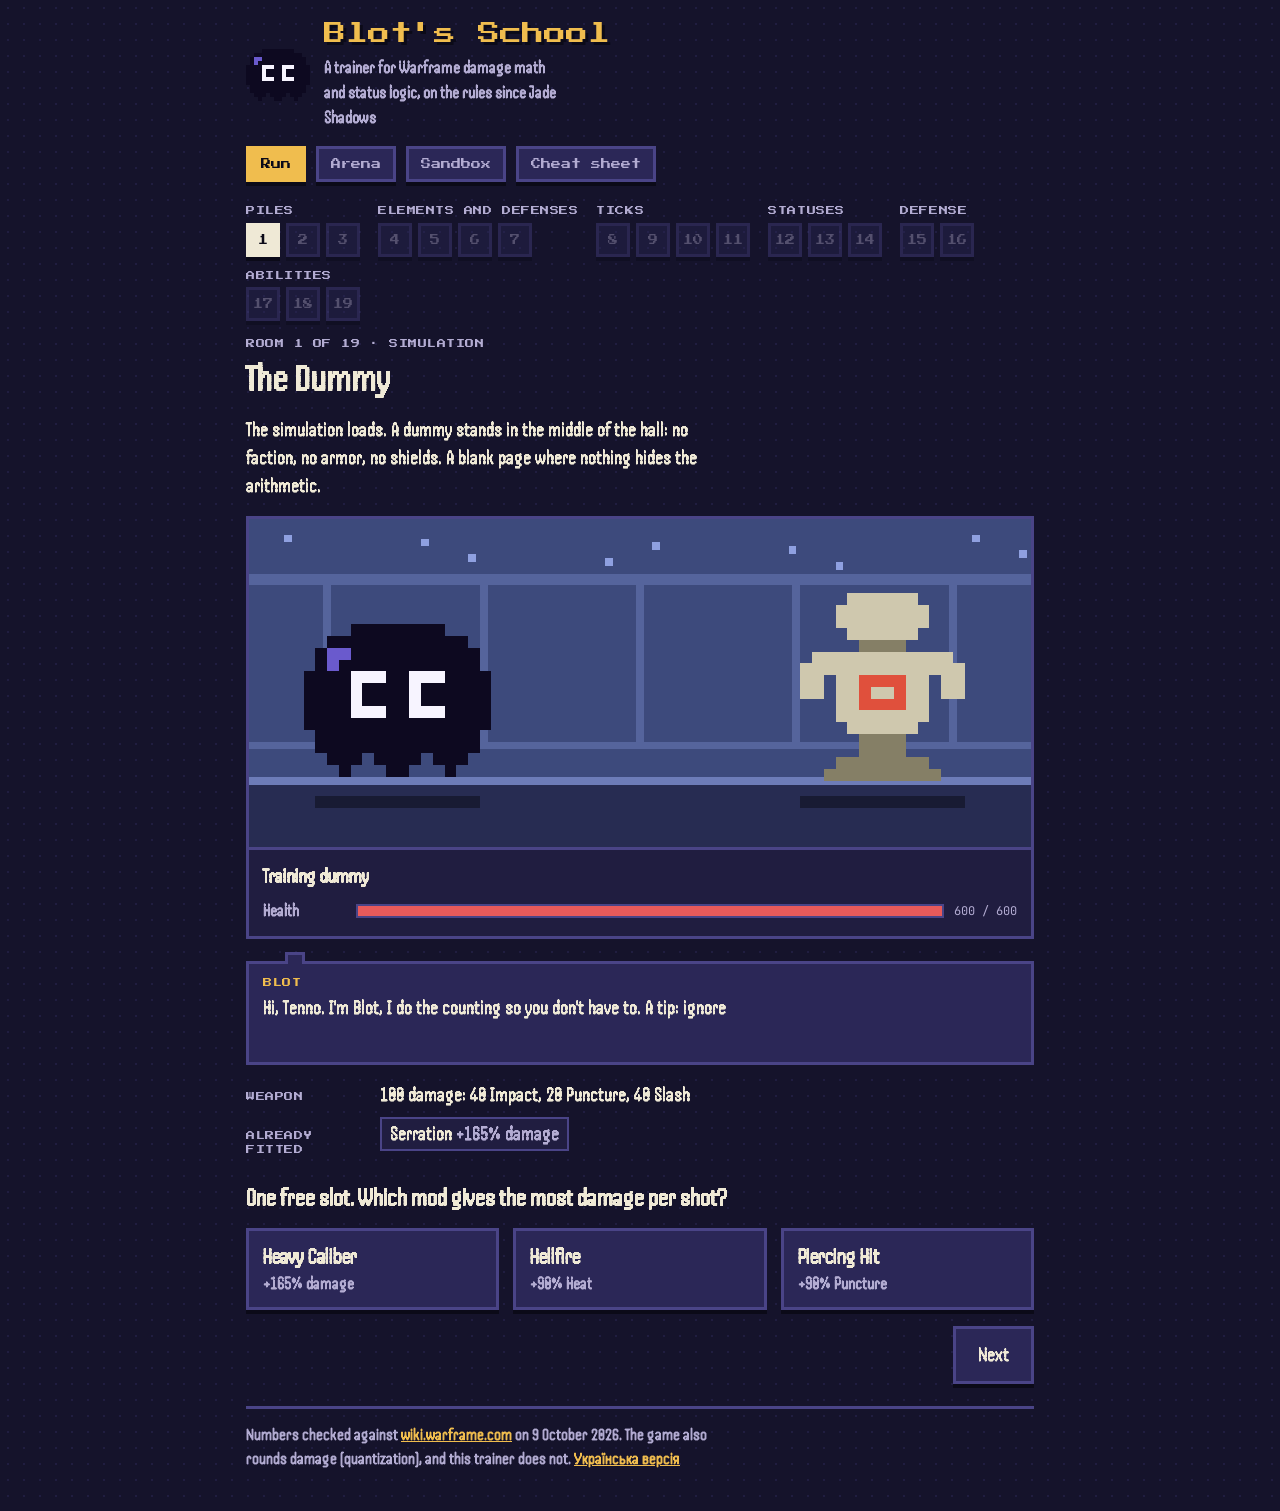
<file: en.html>
<!doctype html>
<html lang="en">
<head>
<meta charset="utf-8">
<meta name="viewport" content="width=device-width, initial-scale=1, viewport-fit=cover">
<title>Blot's School</title>
<meta name="description" content="A pixel trainer for Warframe damage math and status logic: a run of puzzle rooms, an arena for faction weaknesses and element combos, a mod sandbox and a cheat sheet.">
<meta property="og:title" content="Blot's School">
<meta property="og:description" content="A pixel trainer for Warframe damage math and status logic: a run of puzzle rooms, an arena for faction weaknesses and element combos, a mod sandbox and a cheat sheet.">
<link rel="icon" href="data:image/svg+xml,%3Csvg%20xmlns%3D%22http%3A//www.w3.org/2000/svg%22%20viewBox%3D%220%200%2016%2016%22%20shape-rendering%3D%22crispEdges%22%3E%3Crect%20x%3D%224%22%20y%3D%221.5%22%20width%3D%221.02%22%20height%3D%221.02%22%20fill%3D%22%235b46c9%22/%3E%3Crect%20x%3D%225%22%20y%3D%221.5%22%20width%3D%221.02%22%20height%3D%221.02%22%20fill%3D%22%235b46c9%22/%3E%3Crect%20x%3D%226%22%20y%3D%221.5%22%20width%3D%221.02%22%20height%3D%221.02%22%20fill%3D%22%235b46c9%22/%3E%3Crect%20x%3D%227%22%20y%3D%221.5%22%20width%3D%221.02%22%20height%3D%221.02%22%20fill%3D%22%235b46c9%22/%3E%3Crect%20x%3D%228%22%20y%3D%221.5%22%20width%3D%221.02%22%20height%3D%221.02%22%20fill%3D%22%235b46c9%22/%3E%3Crect%20x%3D%229%22%20y%3D%221.5%22%20width%3D%221.02%22%20height%3D%221.02%22%20fill%3D%22%235b46c9%22/%3E%3Crect%20x%3D%2210%22%20y%3D%221.5%22%20width%3D%221.02%22%20height%3D%221.02%22%20fill%3D%22%235b46c9%22/%3E%3Crect%20x%3D%2211%22%20y%3D%221.5%22%20width%3D%221.02%22%20height%3D%221.02%22%20fill%3D%22%235b46c9%22/%3E%3Crect%20x%3D%222%22%20y%3D%222.5%22%20width%3D%221.02%22%20height%3D%221.02%22%20fill%3D%22%235b46c9%22/%3E%3Crect%20x%3D%223%22%20y%3D%222.5%22%20width%3D%221.02%22%20height%3D%221.02%22%20fill%3D%22%235b46c9%22/%3E%3Crect%20x%3D%224%22%20y%3D%222.5%22%20width%3D%221.02%22%20height%3D%221.02%22%20fill%3D%22%235b46c9%22/%3E%3Crect%20x%3D%225%22%20y%3D%222.5%22%20width%3D%221.02%22%20height%3D%221.02%22%20fill%3D%22%235b46c9%22/%3E%3Crect%20x%3D%226%22%20y%3D%222.5%22%20width%3D%221.02%22%20height%3D%221.02%22%20fill%3D%22%235b46c9%22/%3E%3Crect%20x%3D%227%22%20y%3D%222.5%22%20width%3D%221.02%22%20height%3D%221.02%22%20fill%3D%22%235b46c9%22/%3E%3Crect%20x%3D%228%22%20y%3D%222.5%22%20width%3D%221.02%22%20height%3D%221.02%22%20fill%3D%22%235b46c9%22/%3E%3Crect%20x%3D%229%22%20y%3D%222.5%22%20width%3D%221.02%22%20height%3D%221.02%22%20fill%3D%22%235b46c9%22/%3E%3Crect%20x%3D%2210%22%20y%3D%222.5%22%20width%3D%221.02%22%20height%3D%221.02%22%20fill%3D%22%235b46c9%22/%3E%3Crect%20x%3D%2211%22%20y%3D%222.5%22%20width%3D%221.02%22%20height%3D%221.02%22%20fill%3D%22%235b46c9%22/%3E%3Crect%20x%3D%2212%22%20y%3D%222.5%22%20width%3D%221.02%22%20height%3D%221.02%22%20fill%3D%22%235b46c9%22/%3E%3Crect%20x%3D%2213%22%20y%3D%222.5%22%20width%3D%221.02%22%20height%3D%221.02%22%20fill%3D%22%235b46c9%22/%3E%3Crect%20x%3D%221%22%20y%3D%223.5%22%20width%3D%221.02%22%20height%3D%221.02%22%20fill%3D%22%235b46c9%22/%3E%3Crect%20x%3D%222%22%20y%3D%223.5%22%20width%3D%221.02%22%20height%3D%221.02%22%20fill%3D%22%238f7dff%22/%3E%3Crect%20x%3D%223%22%20y%3D%223.5%22%20width%3D%221.02%22%20height%3D%221.02%22%20fill%3D%22%238f7dff%22/%3E%3Crect%20x%3D%224%22%20y%3D%223.5%22%20width%3D%221.02%22%20height%3D%221.02%22%20fill%3D%22%235b46c9%22/%3E%3Crect%20x%3D%225%22%20y%3D%223.5%22%20width%3D%221.02%22%20height%3D%221.02%22%20fill%3D%22%235b46c9%22/%3E%3Crect%20x%3D%226%22%20y%3D%223.5%22%20width%3D%221.02%22%20height%3D%221.02%22%20fill%3D%22%235b46c9%22/%3E%3Crect%20x%3D%227%22%20y%3D%223.5%22%20width%3D%221.02%22%20height%3D%221.02%22%20fill%3D%22%235b46c9%22/%3E%3Crect%20x%3D%228%22%20y%3D%223.5%22%20width%3D%221.02%22%20height%3D%221.02%22%20fill%3D%22%235b46c9%22/%3E%3Crect%20x%3D%229%22%20y%3D%223.5%22%20width%3D%221.02%22%20height%3D%221.02%22%20fill%3D%22%235b46c9%22/%3E%3Crect%20x%3D%2210%22%20y%3D%223.5%22%20width%3D%221.02%22%20height%3D%221.02%22%20fill%3D%22%235b46c9%22/%3E%3Crect%20x%3D%2211%22%20y%3D%223.5%22%20width%3D%221.02%22%20height%3D%221.02%22%20fill%3D%22%235b46c9%22/%3E%3Crect%20x%3D%2212%22%20y%3D%223.5%22%20width%3D%221.02%22%20height%3D%221.02%22%20fill%3D%22%235b46c9%22/%3E%3Crect%20x%3D%2213%22%20y%3D%223.5%22%20width%3D%221.02%22%20height%3D%221.02%22%20fill%3D%22%235b46c9%22/%3E%3Crect%20x%3D%2214%22%20y%3D%223.5%22%20width%3D%221.02%22%20height%3D%221.02%22%20fill%3D%22%235b46c9%22/%3E%3Crect%20x%3D%221%22%20y%3D%224.5%22%20width%3D%221.02%22%20height%3D%221.02%22%20fill%3D%22%235b46c9%22/%3E%3Crect%20x%3D%222%22%20y%3D%224.5%22%20width%3D%221.02%22%20height%3D%221.02%22%20fill%3D%22%238f7dff%22/%3E%3Crect%20x%3D%223%22%20y%3D%224.5%22%20width%3D%221.02%22%20height%3D%221.02%22%20fill%3D%22%235b46c9%22/%3E%3Crect%20x%3D%224%22%20y%3D%224.5%22%20width%3D%221.02%22%20height%3D%221.02%22%20fill%3D%22%235b46c9%22/%3E%3Crect%20x%3D%225%22%20y%3D%224.5%22%20width%3D%221.02%22%20height%3D%221.02%22%20fill%3D%22%235b46c9%22/%3E%3Crect%20x%3D%226%22%20y%3D%224.5%22%20width%3D%221.02%22%20height%3D%221.02%22%20fill%3D%22%235b46c9%22/%3E%3Crect%20x%3D%227%22%20y%3D%224.5%22%20width%3D%221.02%22%20height%3D%221.02%22%20fill%3D%22%235b46c9%22/%3E%3Crect%20x%3D%228%22%20y%3D%224.5%22%20width%3D%221.02%22%20height%3D%221.02%22%20fill%3D%22%235b46c9%22/%3E%3Crect%20x%3D%229%22%20y%3D%224.5%22%20width%3D%221.02%22%20height%3D%221.02%22%20fill%3D%22%235b46c9%22/%3E%3Crect%20x%3D%2210%22%20y%3D%224.5%22%20width%3D%221.02%22%20height%3D%221.02%22%20fill%3D%22%235b46c9%22/%3E%3Crect%20x%3D%2211%22%20y%3D%224.5%22%20width%3D%221.02%22%20height%3D%221.02%22%20fill%3D%22%235b46c9%22/%3E%3Crect%20x%3D%2212%22%20y%3D%224.5%22%20width%3D%221.02%22%20height%3D%221.02%22%20fill%3D%22%235b46c9%22/%3E%3Crect%20x%3D%2213%22%20y%3D%224.5%22%20width%3D%221.02%22%20height%3D%221.02%22%20fill%3D%22%235b46c9%22/%3E%3Crect%20x%3D%2214%22%20y%3D%224.5%22%20width%3D%221.02%22%20height%3D%221.02%22%20fill%3D%22%235b46c9%22/%3E%3Crect%20x%3D%220%22%20y%3D%225.5%22%20width%3D%221.02%22%20height%3D%221.02%22%20fill%3D%22%235b46c9%22/%3E%3Crect%20x%3D%221%22%20y%3D%225.5%22%20width%3D%221.02%22%20height%3D%221.02%22%20fill%3D%22%235b46c9%22/%3E%3Crect%20x%3D%222%22%20y%3D%225.5%22%20width%3D%221.02%22%20height%3D%221.02%22%20fill%3D%22%235b46c9%22/%3E%3Crect%20x%3D%223%22%20y%3D%225.5%22%20width%3D%221.02%22%20height%3D%221.02%22%20fill%3D%22%235b46c9%22/%3E%3Crect%20x%3D%224%22%20y%3D%225.5%22%20width%3D%221.02%22%20height%3D%221.02%22%20fill%3D%22%235b46c9%22/%3E%3Crect%20x%3D%225%22%20y%3D%225.5%22%20width%3D%221.02%22%20height%3D%221.02%22%20fill%3D%22%235b46c9%22/%3E%3Crect%20x%3D%226%22%20y%3D%225.5%22%20width%3D%221.02%22%20height%3D%221.02%22%20fill%3D%22%235b46c9%22/%3E%3Crect%20x%3D%227%22%20y%3D%225.5%22%20width%3D%221.02%22%20height%3D%221.02%22%20fill%3D%22%235b46c9%22/%3E%3Crect%20x%3D%228%22%20y%3D%225.5%22%20width%3D%221.02%22%20height%3D%221.02%22%20fill%3D%22%235b46c9%22/%3E%3Crect%20x%3D%229%22%20y%3D%225.5%22%20width%3D%221.02%22%20height%3D%221.02%22%20fill%3D%22%235b46c9%22/%3E%3Crect%20x%3D%2210%22%20y%3D%225.5%22%20width%3D%221.02%22%20height%3D%221.02%22%20fill%3D%22%235b46c9%22/%3E%3Crect%20x%3D%2211%22%20y%3D%225.5%22%20width%3D%221.02%22%20height%3D%221.02%22%20fill%3D%22%235b46c9%22/%3E%3Crect%20x%3D%2212%22%20y%3D%225.5%22%20width%3D%221.02%22%20height%3D%221.02%22%20fill%3D%22%235b46c9%22/%3E%3Crect%20x%3D%2213%22%20y%3D%225.5%22%20width%3D%221.02%22%20height%3D%221.02%22%20fill%3D%22%235b46c9%22/%3E%3Crect%20x%3D%2214%22%20y%3D%225.5%22%20width%3D%221.02%22%20height%3D%221.02%22%20fill%3D%22%235b46c9%22/%3E%3Crect%20x%3D%2215%22%20y%3D%225.5%22%20width%3D%221.02%22%20height%3D%221.02%22%20fill%3D%22%235b46c9%22/%3E%3Crect%20x%3D%220%22%20y%3D%226.5%22%20width%3D%221.02%22%20height%3D%221.02%22%20fill%3D%22%235b46c9%22/%3E%3Crect%20x%3D%221%22%20y%3D%226.5%22%20width%3D%221.02%22%20height%3D%221.02%22%20fill%3D%22%235b46c9%22/%3E%3Crect%20x%3D%222%22%20y%3D%226.5%22%20width%3D%221.02%22%20height%3D%221.02%22%20fill%3D%22%235b46c9%22/%3E%3Crect%20x%3D%223%22%20y%3D%226.5%22%20width%3D%221.02%22%20height%3D%221.02%22%20fill%3D%22%235b46c9%22/%3E%3Crect%20x%3D%224%22%20y%3D%226.5%22%20width%3D%221.02%22%20height%3D%221.02%22%20fill%3D%22%235b46c9%22/%3E%3Crect%20x%3D%225%22%20y%3D%226.5%22%20width%3D%221.02%22%20height%3D%221.02%22%20fill%3D%22%235b46c9%22/%3E%3Crect%20x%3D%226%22%20y%3D%226.5%22%20width%3D%221.02%22%20height%3D%221.02%22%20fill%3D%22%235b46c9%22/%3E%3Crect%20x%3D%227%22%20y%3D%226.5%22%20width%3D%221.02%22%20height%3D%221.02%22%20fill%3D%22%235b46c9%22/%3E%3Crect%20x%3D%228%22%20y%3D%226.5%22%20width%3D%221.02%22%20height%3D%221.02%22%20fill%3D%22%235b46c9%22/%3E%3Crect%20x%3D%229%22%20y%3D%226.5%22%20width%3D%221.02%22%20height%3D%221.02%22%20fill%3D%22%235b46c9%22/%3E%3Crect%20x%3D%2210%22%20y%3D%226.5%22%20width%3D%221.02%22%20height%3D%221.02%22%20fill%3D%22%235b46c9%22/%3E%3Crect%20x%3D%2211%22%20y%3D%226.5%22%20width%3D%221.02%22%20height%3D%221.02%22%20fill%3D%22%235b46c9%22/%3E%3Crect%20x%3D%2212%22%20y%3D%226.5%22%20width%3D%221.02%22%20height%3D%221.02%22%20fill%3D%22%235b46c9%22/%3E%3Crect%20x%3D%2213%22%20y%3D%226.5%22%20width%3D%221.02%22%20height%3D%221.02%22%20fill%3D%22%235b46c9%22/%3E%3Crect%20x%3D%2214%22%20y%3D%226.5%22%20width%3D%221.02%22%20height%3D%221.02%22%20fill%3D%22%235b46c9%22/%3E%3Crect%20x%3D%2215%22%20y%3D%226.5%22%20width%3D%221.02%22%20height%3D%221.02%22%20fill%3D%22%235b46c9%22/%3E%3Crect%20x%3D%220%22%20y%3D%227.5%22%20width%3D%221.02%22%20height%3D%221.02%22%20fill%3D%22%235b46c9%22/%3E%3Crect%20x%3D%221%22%20y%3D%227.5%22%20width%3D%221.02%22%20height%3D%221.02%22%20fill%3D%22%235b46c9%22/%3E%3Crect%20x%3D%222%22%20y%3D%227.5%22%20width%3D%221.02%22%20height%3D%221.02%22%20fill%3D%22%235b46c9%22/%3E%3Crect%20x%3D%223%22%20y%3D%227.5%22%20width%3D%221.02%22%20height%3D%221.02%22%20fill%3D%22%235b46c9%22/%3E%3Crect%20x%3D%224%22%20y%3D%227.5%22%20width%3D%221.02%22%20height%3D%221.02%22%20fill%3D%22%235b46c9%22/%3E%3Crect%20x%3D%225%22%20y%3D%227.5%22%20width%3D%221.02%22%20height%3D%221.02%22%20fill%3D%22%235b46c9%22/%3E%3Crect%20x%3D%226%22%20y%3D%227.5%22%20width%3D%221.02%22%20height%3D%221.02%22%20fill%3D%22%235b46c9%22/%3E%3Crect%20x%3D%227%22%20y%3D%227.5%22%20width%3D%221.02%22%20height%3D%221.02%22%20fill%3D%22%235b46c9%22/%3E%3Crect%20x%3D%228%22%20y%3D%227.5%22%20width%3D%221.02%22%20height%3D%221.02%22%20fill%3D%22%235b46c9%22/%3E%3Crect%20x%3D%229%22%20y%3D%227.5%22%20width%3D%221.02%22%20height%3D%221.02%22%20fill%3D%22%235b46c9%22/%3E%3Crect%20x%3D%2210%22%20y%3D%227.5%22%20width%3D%221.02%22%20height%3D%221.02%22%20fill%3D%22%235b46c9%22/%3E%3Crect%20x%3D%2211%22%20y%3D%227.5%22%20width%3D%221.02%22%20height%3D%221.02%22%20fill%3D%22%235b46c9%22/%3E%3Crect%20x%3D%2212%22%20y%3D%227.5%22%20width%3D%221.02%22%20height%3D%221.02%22%20fill%3D%22%235b46c9%22/%3E%3Crect%20x%3D%2213%22%20y%3D%227.5%22%20width%3D%221.02%22%20height%3D%221.02%22%20fill%3D%22%235b46c9%22/%3E%3Crect%20x%3D%2214%22%20y%3D%227.5%22%20width%3D%221.02%22%20height%3D%221.02%22%20fill%3D%22%235b46c9%22/%3E%3Crect%20x%3D%2215%22%20y%3D%227.5%22%20width%3D%221.02%22%20height%3D%221.02%22%20fill%3D%22%235b46c9%22/%3E%3Crect%20x%3D%220%22%20y%3D%228.5%22%20width%3D%221.02%22%20height%3D%221.02%22%20fill%3D%22%235b46c9%22/%3E%3Crect%20x%3D%221%22%20y%3D%228.5%22%20width%3D%221.02%22%20height%3D%221.02%22%20fill%3D%22%235b46c9%22/%3E%3Crect%20x%3D%222%22%20y%3D%228.5%22%20width%3D%221.02%22%20height%3D%221.02%22%20fill%3D%22%235b46c9%22/%3E%3Crect%20x%3D%223%22%20y%3D%228.5%22%20width%3D%221.02%22%20height%3D%221.02%22%20fill%3D%22%235b46c9%22/%3E%3Crect%20x%3D%224%22%20y%3D%228.5%22%20width%3D%221.02%22%20height%3D%221.02%22%20fill%3D%22%235b46c9%22/%3E%3Crect%20x%3D%225%22%20y%3D%228.5%22%20width%3D%221.02%22%20height%3D%221.02%22%20fill%3D%22%235b46c9%22/%3E%3Crect%20x%3D%226%22%20y%3D%228.5%22%20width%3D%221.02%22%20height%3D%221.02%22%20fill%3D%22%235b46c9%22/%3E%3Crect%20x%3D%227%22%20y%3D%228.5%22%20width%3D%221.02%22%20height%3D%221.02%22%20fill%3D%22%235b46c9%22/%3E%3Crect%20x%3D%228%22%20y%3D%228.5%22%20width%3D%221.02%22%20height%3D%221.02%22%20fill%3D%22%235b46c9%22/%3E%3Crect%20x%3D%229%22%20y%3D%228.5%22%20width%3D%221.02%22%20height%3D%221.02%22%20fill%3D%22%235b46c9%22/%3E%3Crect%20x%3D%2210%22%20y%3D%228.5%22%20width%3D%221.02%22%20height%3D%221.02%22%20fill%3D%22%235b46c9%22/%3E%3Crect%20x%3D%2211%22%20y%3D%228.5%22%20width%3D%221.02%22%20height%3D%221.02%22%20fill%3D%22%235b46c9%22/%3E%3Crect%20x%3D%2212%22%20y%3D%228.5%22%20width%3D%221.02%22%20height%3D%221.02%22%20fill%3D%22%235b46c9%22/%3E%3Crect%20x%3D%2213%22%20y%3D%228.5%22%20width%3D%221.02%22%20height%3D%221.02%22%20fill%3D%22%235b46c9%22/%3E%3Crect%20x%3D%2214%22%20y%3D%228.5%22%20width%3D%221.02%22%20height%3D%221.02%22%20fill%3D%22%235b46c9%22/%3E%3Crect%20x%3D%2215%22%20y%3D%228.5%22%20width%3D%221.02%22%20height%3D%221.02%22%20fill%3D%22%235b46c9%22/%3E%3Crect%20x%3D%220%22%20y%3D%229.5%22%20width%3D%221.02%22%20height%3D%221.02%22%20fill%3D%22%235b46c9%22/%3E%3Crect%20x%3D%221%22%20y%3D%229.5%22%20width%3D%221.02%22%20height%3D%221.02%22%20fill%3D%22%235b46c9%22/%3E%3Crect%20x%3D%222%22%20y%3D%229.5%22%20width%3D%221.02%22%20height%3D%221.02%22%20fill%3D%22%235b46c9%22/%3E%3Crect%20x%3D%223%22%20y%3D%229.5%22%20width%3D%221.02%22%20height%3D%221.02%22%20fill%3D%22%235b46c9%22/%3E%3Crect%20x%3D%224%22%20y%3D%229.5%22%20width%3D%221.02%22%20height%3D%221.02%22%20fill%3D%22%235b46c9%22/%3E%3Crect%20x%3D%225%22%20y%3D%229.5%22%20width%3D%221.02%22%20height%3D%221.02%22%20fill%3D%22%235b46c9%22/%3E%3Crect%20x%3D%226%22%20y%3D%229.5%22%20width%3D%221.02%22%20height%3D%221.02%22%20fill%3D%22%235b46c9%22/%3E%3Crect%20x%3D%227%22%20y%3D%229.5%22%20width%3D%221.02%22%20height%3D%221.02%22%20fill%3D%22%235b46c9%22/%3E%3Crect%20x%3D%228%22%20y%3D%229.5%22%20width%3D%221.02%22%20height%3D%221.02%22%20fill%3D%22%235b46c9%22/%3E%3Crect%20x%3D%229%22%20y%3D%229.5%22%20width%3D%221.02%22%20height%3D%221.02%22%20fill%3D%22%235b46c9%22/%3E%3Crect%20x%3D%2210%22%20y%3D%229.5%22%20width%3D%221.02%22%20height%3D%221.02%22%20fill%3D%22%235b46c9%22/%3E%3Crect%20x%3D%2211%22%20y%3D%229.5%22%20width%3D%221.02%22%20height%3D%221.02%22%20fill%3D%22%235b46c9%22/%3E%3Crect%20x%3D%2212%22%20y%3D%229.5%22%20width%3D%221.02%22%20height%3D%221.02%22%20fill%3D%22%235b46c9%22/%3E%3Crect%20x%3D%2213%22%20y%3D%229.5%22%20width%3D%221.02%22%20height%3D%221.02%22%20fill%3D%22%235b46c9%22/%3E%3Crect%20x%3D%2214%22%20y%3D%229.5%22%20width%3D%221.02%22%20height%3D%221.02%22%20fill%3D%22%235b46c9%22/%3E%3Crect%20x%3D%2215%22%20y%3D%229.5%22%20width%3D%221.02%22%20height%3D%221.02%22%20fill%3D%22%235b46c9%22/%3E%3Crect%20x%3D%221%22%20y%3D%2210.5%22%20width%3D%221.02%22%20height%3D%221.02%22%20fill%3D%22%235b46c9%22/%3E%3Crect%20x%3D%222%22%20y%3D%2210.5%22%20width%3D%221.02%22%20height%3D%221.02%22%20fill%3D%22%235b46c9%22/%3E%3Crect%20x%3D%223%22%20y%3D%2210.5%22%20width%3D%221.02%22%20height%3D%221.02%22%20fill%3D%22%235b46c9%22/%3E%3Crect%20x%3D%224%22%20y%3D%2210.5%22%20width%3D%221.02%22%20height%3D%221.02%22%20fill%3D%22%235b46c9%22/%3E%3Crect%20x%3D%225%22%20y%3D%2210.5%22%20width%3D%221.02%22%20height%3D%221.02%22%20fill%3D%22%235b46c9%22/%3E%3Crect%20x%3D%226%22%20y%3D%2210.5%22%20width%3D%221.02%22%20height%3D%221.02%22%20fill%3D%22%235b46c9%22/%3E%3Crect%20x%3D%227%22%20y%3D%2210.5%22%20width%3D%221.02%22%20height%3D%221.02%22%20fill%3D%22%235b46c9%22/%3E%3Crect%20x%3D%228%22%20y%3D%2210.5%22%20width%3D%221.02%22%20height%3D%221.02%22%20fill%3D%22%235b46c9%22/%3E%3Crect%20x%3D%229%22%20y%3D%2210.5%22%20width%3D%221.02%22%20height%3D%221.02%22%20fill%3D%22%235b46c9%22/%3E%3Crect%20x%3D%2210%22%20y%3D%2210.5%22%20width%3D%221.02%22%20height%3D%221.02%22%20fill%3D%22%235b46c9%22/%3E%3Crect%20x%3D%2211%22%20y%3D%2210.5%22%20width%3D%221.02%22%20height%3D%221.02%22%20fill%3D%22%235b46c9%22/%3E%3Crect%20x%3D%2212%22%20y%3D%2210.5%22%20width%3D%221.02%22%20height%3D%221.02%22%20fill%3D%22%235b46c9%22/%3E%3Crect%20x%3D%2213%22%20y%3D%2210.5%22%20width%3D%221.02%22%20height%3D%221.02%22%20fill%3D%22%235b46c9%22/%3E%3Crect%20x%3D%2214%22%20y%3D%2210.5%22%20width%3D%221.02%22%20height%3D%221.02%22%20fill%3D%22%235b46c9%22/%3E%3Crect%20x%3D%221%22%20y%3D%2211.5%22%20width%3D%221.02%22%20height%3D%221.02%22%20fill%3D%22%235b46c9%22/%3E%3Crect%20x%3D%222%22%20y%3D%2211.5%22%20width%3D%221.02%22%20height%3D%221.02%22%20fill%3D%22%235b46c9%22/%3E%3Crect%20x%3D%223%22%20y%3D%2211.5%22%20width%3D%221.02%22%20height%3D%221.02%22%20fill%3D%22%235b46c9%22/%3E%3Crect%20x%3D%224%22%20y%3D%2211.5%22%20width%3D%221.02%22%20height%3D%221.02%22%20fill%3D%22%235b46c9%22/%3E%3Crect%20x%3D%225%22%20y%3D%2211.5%22%20width%3D%221.02%22%20height%3D%221.02%22%20fill%3D%22%235b46c9%22/%3E%3Crect%20x%3D%226%22%20y%3D%2211.5%22%20width%3D%221.02%22%20height%3D%221.02%22%20fill%3D%22%235b46c9%22/%3E%3Crect%20x%3D%227%22%20y%3D%2211.5%22%20width%3D%221.02%22%20height%3D%221.02%22%20fill%3D%22%235b46c9%22/%3E%3Crect%20x%3D%228%22%20y%3D%2211.5%22%20width%3D%221.02%22%20height%3D%221.02%22%20fill%3D%22%235b46c9%22/%3E%3Crect%20x%3D%229%22%20y%3D%2211.5%22%20width%3D%221.02%22%20height%3D%221.02%22%20fill%3D%22%235b46c9%22/%3E%3Crect%20x%3D%2210%22%20y%3D%2211.5%22%20width%3D%221.02%22%20height%3D%221.02%22%20fill%3D%22%235b46c9%22/%3E%3Crect%20x%3D%2211%22%20y%3D%2211.5%22%20width%3D%221.02%22%20height%3D%221.02%22%20fill%3D%22%235b46c9%22/%3E%3Crect%20x%3D%2212%22%20y%3D%2211.5%22%20width%3D%221.02%22%20height%3D%221.02%22%20fill%3D%22%235b46c9%22/%3E%3Crect%20x%3D%2213%22%20y%3D%2211.5%22%20width%3D%221.02%22%20height%3D%221.02%22%20fill%3D%22%235b46c9%22/%3E%3Crect%20x%3D%2214%22%20y%3D%2211.5%22%20width%3D%221.02%22%20height%3D%221.02%22%20fill%3D%22%235b46c9%22/%3E%3Crect%20x%3D%222%22%20y%3D%2212.5%22%20width%3D%221.02%22%20height%3D%221.02%22%20fill%3D%22%235b46c9%22/%3E%3Crect%20x%3D%223%22%20y%3D%2212.5%22%20width%3D%221.02%22%20height%3D%221.02%22%20fill%3D%22%235b46c9%22/%3E%3Crect%20x%3D%224%22%20y%3D%2212.5%22%20width%3D%221.02%22%20height%3D%221.02%22%20fill%3D%22%235b46c9%22/%3E%3Crect%20x%3D%226%22%20y%3D%2212.5%22%20width%3D%221.02%22%20height%3D%221.02%22%20fill%3D%22%235b46c9%22/%3E%3Crect%20x%3D%227%22%20y%3D%2212.5%22%20width%3D%221.02%22%20height%3D%221.02%22%20fill%3D%22%235b46c9%22/%3E%3Crect%20x%3D%228%22%20y%3D%2212.5%22%20width%3D%221.02%22%20height%3D%221.02%22%20fill%3D%22%235b46c9%22/%3E%3Crect%20x%3D%229%22%20y%3D%2212.5%22%20width%3D%221.02%22%20height%3D%221.02%22%20fill%3D%22%235b46c9%22/%3E%3Crect%20x%3D%2211%22%20y%3D%2212.5%22%20width%3D%221.02%22%20height%3D%221.02%22%20fill%3D%22%235b46c9%22/%3E%3Crect%20x%3D%2212%22%20y%3D%2212.5%22%20width%3D%221.02%22%20height%3D%221.02%22%20fill%3D%22%235b46c9%22/%3E%3Crect%20x%3D%2213%22%20y%3D%2212.5%22%20width%3D%221.02%22%20height%3D%221.02%22%20fill%3D%22%235b46c9%22/%3E%3Crect%20x%3D%223%22%20y%3D%2213.5%22%20width%3D%221.02%22%20height%3D%221.02%22%20fill%3D%22%235b46c9%22/%3E%3Crect%20x%3D%227%22%20y%3D%2213.5%22%20width%3D%221.02%22%20height%3D%221.02%22%20fill%3D%22%235b46c9%22/%3E%3Crect%20x%3D%228%22%20y%3D%2213.5%22%20width%3D%221.02%22%20height%3D%221.02%22%20fill%3D%22%235b46c9%22/%3E%3Crect%20x%3D%2212%22%20y%3D%2213.5%22%20width%3D%221.02%22%20height%3D%221.02%22%20fill%3D%22%235b46c9%22/%3E%3Crect%20x%3D%224%22%20y%3D%225.5%22%20width%3D%223%22%20height%3D%224%22%20fill%3D%22%23fff%22/%3E%3Crect%20x%3D%225%22%20y%3D%226.5%22%20width%3D%222%22%20height%3D%222%22%20fill%3D%22%230d0920%22/%3E%3Crect%20x%3D%229%22%20y%3D%225.5%22%20width%3D%223%22%20height%3D%224%22%20fill%3D%22%23fff%22/%3E%3Crect%20x%3D%2210%22%20y%3D%226.5%22%20width%3D%222%22%20height%3D%222%22%20fill%3D%22%230d0920%22/%3E%3C/svg%3E">
<link rel="preconnect" href="https://fonts.googleapis.com">
<link rel="preconnect" href="https://fonts.gstatic.com" crossorigin>
<link rel="stylesheet" href="https://fonts.googleapis.com/css2?family=Handjet:wght@500;700&family=JetBrains+Mono:wght@400;700&family=Press+Start+2P&display=swap">
<style>
html { -webkit-text-size-adjust: 100%; }
body { margin: 0; }
img { max-width: 100%; }
[hidden] { display: none !important; }
:root {
  /* Layout: one narrow cartridge column. The scene sits on top, the choice under it, the arithmetic under the choice. */
  color-scheme: dark;
  --void: #15132b; --panel: #201d40; --panel-2: #2b2757; --line: #4a4487; --pit: #0b0a18;
  --ink: #efe9d6; --dim: #b3acd2; --gold: #f0bd4e;
  --good: #86dba6; --bad: #f58a78;
  --shield: #58b4ff; --health: #e85a5a; --armor: #f0c64a;
  --f-display: "Press Start 2P", "Courier New", monospace;
  --f-body: "Handjet", "Arial Narrow", "Trebuchet MS", sans-serif;
  --f-data: "JetBrains Mono", ui-monospace, Consolas, monospace;
}
* { box-sizing: border-box; }
body {
  background: var(--void); color: var(--ink);
  background-image: radial-gradient(var(--panel) 1px, transparent 1px); background-size: 16px 16px;
  font: 500 20px/1.4 var(--f-body);
}
.wrap { max-width: 820px; margin-inline: auto; padding-inline: 16px; padding-block: 20px 40px; display: flex; flex-direction: column; gap: 22px; }
p, h1, h2, h3, h4, ul, ol, dl, dd, pre { margin: 0; }
a { color: var(--gold); }
canvas { image-rendering: pixelated; }

/* Шапка */
.top { display: flex; flex-wrap: wrap; gap: 16px 24px; align-items: center; justify-content: space-between; }
.brand { display: flex; gap: 14px; align-items: center; min-width: 0; }
.brand .logo { width: 64px; height: 52px; flex: none; }
h1 { font: 400 clamp(15px, 4.2vw, 22px)/1.3 var(--f-display); color: var(--gold); text-shadow: 3px 3px 0 var(--pit); }
.tag { color: var(--dim); font-size: 18px; margin-top: 6px; max-width: 34ch; }
.tabs { display: flex; flex-wrap: wrap; gap: 10px; }

/* Кнопки */
.btn, .tab, .pip {
  font: inherit; color: var(--ink); background: var(--panel-2); border: 3px solid var(--line);
  box-shadow: 0 4px 0 0 var(--pit); cursor: pointer; text-align: left; border-radius: 0;
}
.btn:active:not(:disabled), .tab:active, .pip:active:not(:disabled) { transform: translateY(3px); box-shadow: 0 1px 0 0 var(--pit); }
.btn:hover:not(:disabled), .tab:hover, .pip:hover:not(:disabled) { border-color: var(--gold); }
:focus-visible { outline: 3px solid var(--gold); outline-offset: 3px; }
.tab { padding: 8px 12px; font: 400 10px/1.4 var(--f-display); color: var(--dim); }
.tab[aria-selected="true"] { color: var(--pit); background: var(--gold); border-color: var(--gold); }
.btn { padding: 12px 14px; }
.btn.go { background: var(--gold); border-color: var(--gold); color: var(--pit); font-weight: 700; }
.btn.next { padding-inline: 22px; }

/* Похід */
.run, .sheet { display: flex; flex-direction: column; gap: 16px; }
.pips { list-style: none; padding: 0; display: flex; flex-wrap: wrap; gap: 12px 18px; }
.chap { display: flex; flex-direction: column; gap: 4px; }
.chap ol { list-style: none; padding: 0; display: flex; gap: 6px; }
.pip { width: 34px; height: 34px; text-align: center; padding: 0; font: 400 10px/1 var(--f-display); color: var(--dim); }
.pip:disabled { opacity: .4; cursor: default; }
.pip.done { color: var(--good); border-color: var(--good); }
.pip.star { color: var(--gold); border-color: var(--gold); font-size: 14px; }
.pip.cur { background: var(--ink); color: var(--pit); border-color: var(--ink); }
.eyebrow, .lab, .who { font: 400 9px/1.6 var(--f-display); letter-spacing: .06em; text-transform: uppercase; color: var(--dim); }
h2 { font: 700 clamp(28px, 7.4vw, 38px)/1.12 var(--f-body); text-wrap: balance; margin-top: 6px; }
.narr { max-width: 62ch; }
.stage { position: relative; border: 3px solid var(--line); background: var(--pit); }
.stage canvas { display: block; width: 100%; height: auto; }
.dmg {
  position: absolute; right: 9%; top: 12%; opacity: 0; pointer-events: none;
  font: 400 clamp(11px, 3.2vw, 20px)/1 var(--f-display); color: var(--gold); text-shadow: 2px 2px 0 var(--pit), -2px 2px 0 var(--pit);
}
.dmg.pop { animation: pop 1.3s steps(10) forwards; }
@keyframes pop { 0% { opacity: 1; transform: translateY(14px); } 70% { opacity: 1; } 100% { opacity: 0; transform: translateY(-14px); } }
.target { margin-top: -16px; border: 3px solid var(--line); border-top: 0; background: var(--panel); padding: 12px 14px; display: flex; flex-direction: column; gap: 8px; }
.t-name { display: flex; flex-wrap: wrap; gap: 8px 10px; align-items: center; }
.chip { font: 400 13px/1.4 var(--f-data); padding: 1px 8px; border: 2px solid var(--line); color: var(--dim); }
.chip.arm { color: var(--armor); border-color: var(--armor); }
.bar { display: grid; grid-template-columns: 5.2rem minmax(0, 1fr) auto; gap: 10px; align-items: center; }
.b-l { font-size: 18px; color: var(--dim); }
.b-t { height: 14px; background: var(--pit); border: 2px solid var(--line); }
.b-t i { display: block; height: 100%; background: var(--health); transition: width .6s steps(12); }
.bar.sh .b-t i { background: var(--shield); }
.bar.ar .b-t i { background: var(--armor); }
.b-v { font: 400 12px/1 var(--f-data); font-variant-numeric: tabular-nums; color: var(--dim); }
.bubble { position: relative; margin-top: 6px; background: var(--panel-2); border: 3px solid var(--line); padding: 12px 14px; }
.bubble::before { content: ""; position: absolute; left: 36px; top: -12px; width: 14px; height: 9px; background: var(--panel-2); border: 3px solid var(--line); border-bottom: 0; }
.who { color: var(--gold); margin-bottom: 4px; }
.line { max-width: 62ch; }
.line .off { visibility: hidden; }
.kit { display: flex; flex-direction: column; gap: 8px; }
.kit-row { display: flex; flex-wrap: wrap; gap: 4px 14px; align-items: baseline; }
.kit-row .lab { flex: 0 0 7.5rem; }
.kit-row > span:last-child { min-width: 0; flex: 1 1 14rem; }
.chips { display: flex; flex-wrap: wrap; gap: 8px; }
.mod { border: 2px solid var(--line); background: var(--panel); padding: 1px 8px; }
.mod i { font-style: normal; color: var(--dim); }
.ask { font: 700 25px/1.2 var(--f-body); text-wrap: balance; margin-top: 8px; }
.opts { display: grid; grid-template-columns: repeat(auto-fit, minmax(200px, 1fr)); gap: 14px; }
.opts.four { grid-template-columns: repeat(auto-fit, minmax(140px, 1fr)); }
.opts.wide { grid-template-columns: repeat(auto-fit, minmax(240px, 1fr)); }
.opt { display: flex; flex-direction: column; gap: 3px; min-width: 0; }
.o-t { font-weight: 700; font-size: 22px; line-height: 1.2; }
.o-s { color: var(--dim); font-size: 18px; line-height: 1.3; }
.o-v { margin-top: 6px; font: 700 13px/1 var(--f-data); color: var(--dim); }
.opt.was { background: var(--panel); }
.opt.best { border-color: var(--good); }
.opt.best .o-v { color: var(--good); }
.opt.wrong { border-color: var(--bad); }
.opt[aria-pressed="true"] { box-shadow: 0 4px 0 0 var(--pit), inset 0 0 0 2px var(--ink); }
.opt:disabled { cursor: default; opacity: .85; }

/* Результат */
.result { border: 3px solid var(--line); background: var(--panel); padding: 16px; display: flex; flex-direction: column; gap: 14px; scroll-margin: 16px; }
.res-head { display: flex; flex-wrap: wrap; gap: 10px 16px; align-items: flex-end; justify-content: space-between; }
.big { font: 400 clamp(20px, 6vw, 28px)/1.2 var(--f-display); color: var(--gold); margin-top: 6px; font-variant-numeric: tabular-nums; }
.verdict { font: 400 10px/1.5 var(--f-display); padding: 6px 9px; border: 2px solid currentColor; }
.verdict.good { color: var(--good); }
.verdict.bad { color: var(--bad); }
.say { display: grid; grid-template-columns: 48px minmax(0, 1fr); gap: 14px; align-items: start; }
.say .face { width: 48px; height: 39px; }
.say p { max-width: 60ch; }
.tbl { overflow-x: auto; }
.how { width: 100%; border-collapse: collapse; font: 400 13px/1.45 var(--f-data); font-variant-numeric: tabular-nums; }
.how td { padding: 6px 0; border-bottom: 1px dashed var(--line); vertical-align: top; }
.how td:last-child { text-align: right; white-space: nowrap; padding-left: 14px; }
.how tr.sum td { color: var(--ink); font-weight: 700; }
.how tr.total td { color: var(--gold); font-weight: 700; border-bottom: 0; border-top: 2px solid var(--line); }
.how td:first-child { color: var(--dim); }
.weak { display: flex; flex-wrap: wrap; gap: 6px 16px; align-items: baseline; font-size: 18px; }
.ty { display: inline-flex; align-items: center; gap: 5px; white-space: nowrap; }
.ty::before { content: ""; width: 9px; height: 9px; background: var(--c, var(--dim)); flex: none; }
.ty[data-t="Impact"] { --c: #a9bdd0; } .ty[data-t="Puncture"] { --c: #d2bf9f; } .ty[data-t="Slash"] { --c: #e08f8f; }
.ty[data-t="Heat"] { --c: #f2884b; } .ty[data-t="Cold"] { --c: #7fd1f0; } .ty[data-t="Electricity"] { --c: #b79cf5; } .ty[data-t="Toxin"] { --c: #8fd16a; }
.ty[data-t="Blast"] { --c: #f2c14b; } .ty[data-t="Corrosive"] { --c: #b5d14a; } .ty[data-t="Gas"] { --c: #5fd1a8; }
.ty[data-t="Magnetic"] { --c: #6f8df5; } .ty[data-t="Radiation"] { --c: #f0e06a; } .ty[data-t="Viral"] { --c: #e58fd0; } .ty[data-t="Void"] { --c: #8ff0e0; }
.cmp { display: flex; flex-direction: column; gap: 8px; }
.c-row { display: grid; grid-template-columns: minmax(0, 1.3fr) minmax(0, 2fr) 4.6rem; gap: 10px; align-items: center; }
.c-n { font-size: 18px; line-height: 1.25; }
.c-b { height: 12px; background: var(--pit); border: 2px solid var(--line); }
.c-b i { display: block; height: 100%; background: var(--dim); }
.c-row.best .c-b i { background: var(--good); }
.c-row.now .c-n { color: var(--gold); }
.c-row.un { color: var(--dim); }
.c-v { font: 400 13px/1 var(--f-data); text-align: right; font-variant-numeric: tabular-nums; }
.nav { display: flex; justify-content: flex-end; gap: 12px; flex-wrap: wrap; }
.nav.two { justify-content: space-between; }
.rules { padding-left: 1.2em; display: flex; flex-direction: column; gap: 8px; max-width: 64ch; }

/* Пісочниця */
.sb-sum {
  position: sticky; top: 0; z-index: 3; margin-top: -16px; border: 3px solid var(--line); background: var(--panel);
  padding: 8px 14px; display: flex; flex-wrap: wrap; gap: 2px 14px; align-items: flex-end; justify-content: space-between;
}
.sb-sum .big { margin-top: 2px; font-size: clamp(16px, 5vw, 22px); }
.sum-r { display: flex; flex-direction: column; align-items: flex-end; gap: 2px; }
.dps { font-weight: 700; font-size: 18px; line-height: 1.2; color: var(--gold); }
.link { font: inherit; font-size: 18px; line-height: 1.2; color: var(--gold); background: none; border: 0; padding: 4px 0; text-decoration: underline; cursor: pointer; }
.sandbox .result { scroll-margin-top: 104px; }
.mult { font-weight: 700; font-size: 18px; line-height: 1.2; color: var(--good); }
fieldset { border: 3px solid var(--line); margin: 0; padding: 10px 14px 14px; min-width: 0; display: flex; flex-direction: column; gap: 10px; }
legend { padding: 0 8px; }
.seg { display: grid; grid-template-columns: repeat(3, minmax(0, 1fr)); gap: 10px; }
.seg.two { grid-template-columns: repeat(2, minmax(0, 1fr)); }
.seg .btn { text-align: center; padding: 10px 4px; overflow-wrap: anywhere; }
.seg .btn[aria-pressed="true"] { background: var(--ink); color: var(--pit); border-color: var(--ink); font-weight: 700; }
.w-desc { color: var(--dim); font-size: 18px; }
.fields { display: flex; flex-wrap: wrap; gap: 12px 18px; align-items: flex-end; }
.fields label { display: flex; flex-direction: column; gap: 4px; font-size: 18px; color: var(--dim); min-width: 0; }
.fields label.chk { flex-direction: row; align-items: center; gap: 8px; color: var(--ink); min-height: 44px; cursor: pointer; }
select { font: inherit; color: var(--ink); background: var(--panel-2); border: 3px solid var(--line); border-radius: 0; padding: 8px 10px; max-width: 100%; }
input[type="checkbox"] { width: 20px; height: 20px; margin: 0; accent-color: var(--gold); }
.sb-head { display: flex; justify-content: space-between; align-items: center; gap: 12px; margin-top: 6px; }
.btn.small { padding: 6px 12px; font-size: 18px; }
.slots { list-style: none; padding: 0; display: grid; grid-template-columns: repeat(auto-fill, minmax(150px, 1fr)); gap: 10px; }
.slot { min-height: 48px; display: flex; align-items: center; gap: 8px; padding: 8px 12px; width: 100%; line-height: 1.25; }
.slot.empty { border: 3px dashed var(--line); color: var(--line); font: 400 10px/1 var(--f-display); }
.slots li { min-width: 0; }
.slot span:not(.pl):not(.x), .pal .o-t, .pal .o-s { min-width: 0; overflow-wrap: anywhere; }
.slot .x { margin-left: auto; flex: none; color: var(--dim); font: 700 16px/1 var(--f-data); }
.palette { display: flex; flex-direction: column; gap: 14px; }
.pal-g { display: flex; flex-direction: column; gap: 8px; }
.pal { display: grid; grid-template-columns: repeat(auto-fill, minmax(150px, 1fr)); gap: 10px; }
.pal .btn { padding: 8px 12px; display: flex; flex-direction: column; gap: 1px; min-width: 0; }
.pal .o-t { font-size: 20px; }
.pal .btn:disabled { opacity: .45; cursor: default; }
.pl { display: inline-block; width: 9px; height: 9px; margin-right: 7px; background: var(--dim); flex: none; }
.pl[data-p="base"] { background: var(--gold); } .pl[data-p="elem"] { background: #5fd1a8; } .pl[data-p="fac"] { background: #e58fd0; }
.pl[data-p="rate"] { background: #b79cf5; }
.pl[data-p="crit"] { background: #f2884b; } .pl[data-p="ms"] { background: var(--shield); } .pl[data-p="st"] { background: #8fd16a; }
.piles b { color: var(--ink); font-weight: 400; }
.piles b .ty { margin-right: 6px; }
.piles .f { display: block; font-size: 12px; white-space: normal; }
.piles tr.off td { opacity: .5; }
.parts { list-style: none; padding: 0; display: flex; flex-direction: column; gap: 10px; }
.part { border-left: 3px solid var(--line); padding-left: 10px; display: flex; flex-direction: column; gap: 2px; }
.p-h { display: flex; flex-wrap: wrap; gap: 4px 12px; align-items: center; }
.p-h .ty { font-weight: 700; }
.tm { font: 700 12px/1 var(--f-data); padding: 3px 6px; border: 2px solid currentColor; }
.tm.up { color: var(--good); } .tm.down { color: var(--bad); }
.p-s { color: var(--dim); font-size: 18px; }

.chain { display: flex; flex-wrap: wrap; gap: 4px 12px; align-items: center; }
.slotn { font: 400 10px/1 var(--f-display); color: var(--dim); margin-right: -4px; }
.combo .opt { flex-direction: row; flex-wrap: wrap; gap: 4px 8px; align-items: center; }

/* Шпаргалка */
.fx { width: 100%; border-collapse: collapse; }
.fx th { text-align: left; font: 400 9px/1.6 var(--f-display); color: var(--dim); padding: 0 12px 8px 0; }
.fx td { padding: 8px 12px 8px 0; border-top: 1px dashed var(--line); vertical-align: top; }
.fx .none { color: var(--dim); }
.fx.xh { min-width: 520px; }
.fx.xh td:first-child { font-weight: 700; }
.fx.xh td:last-child { color: var(--dim); }
.narr.small { font-size: 18px; color: var(--dim); }
.formula { font: 400 13px/1.7 var(--f-data); background: var(--panel); border: 3px solid var(--line); padding: 14px; width: max-content; min-width: 100%; }
.combos { list-style: none; padding: 0; display: grid; grid-template-columns: repeat(auto-fit, minmax(230px, 1fr)); gap: 8px 16px; }
.status { display: flex; flex-direction: column; gap: 10px; }
.status > div { display: flex; flex-wrap: wrap; gap: 2px 14px; }
.status dt { flex: 0 0 8rem; font-weight: 700; }
.status dd { flex: 1 1 16rem; min-width: 0; max-width: 60ch; }
.foot { color: var(--dim); font-size: 17px; border-top: 3px solid var(--line); padding-top: 14px; }
.foot p { max-width: 70ch; }
@media (prefers-reduced-motion: reduce) { .b-t i { transition: none; } .dmg.pop { animation: none; } }
</style>
</head>
<body>
<div class="wrap">
  <header class="top">
    <div class="brand">
      <canvas class="face logo" width="16" height="13" data-mood="idle" aria-hidden="true"></canvas>
      <div><h1>Blot's School</h1><p class="tag">A trainer for Warframe damage math and status logic, on the rules since Jade Shadows</p></div>
    </div>
    <nav class="tabs" role="tablist" aria-label="Modes">
      <button type="button" class="tab" role="tab" data-view="run" id="tab-run">Run</button>
      <button type="button" class="tab" role="tab" data-view="arena" id="tab-arena">Arena</button>
      <button type="button" class="tab" role="tab" data-view="sandbox" id="tab-sandbox">Sandbox</button>
      <button type="button" class="tab" role="tab" data-view="sheet" id="tab-sheet">Cheat sheet</button>
    </nav>
  </header>
  <main id="view"></main>
  <footer class="foot"><p>Numbers checked against <a href="https://wiki.warframe.com/w/Damage">wiki.warframe.com</a> on 9 October 2026. The game also rounds damage (quantization), and this trainer does not. <a href="index.html">Українська версія</a></p></footer>
</div>
<script>
/* ---------- Рушій розрахунку. Правила після Update 36 (Jade Shadows). ---------- */
const FACTIONS = {
  none:     { name: 'Без фракції',     plus: [],                          minus: [] },
  grineer:  { name: 'Grineer',         plus: ['Impact', 'Corrosive'],     minus: [] },
  kuva:     { name: 'Kuva Grineer',    plus: ['Impact', 'Corrosive'],     minus: ['Heat'] },
  corpus:   { name: 'Corpus',          plus: ['Puncture', 'Magnetic'],    minus: [] },
  amalgam:  { name: 'Corpus Amalgam',  plus: ['Electricity', 'Magnetic'], minus: ['Blast'] },
  infested: { name: 'Infested',        plus: ['Slash', 'Heat'],           minus: [] },
  deimos:   { name: 'Infested Deimos', plus: ['Blast', 'Gas'],            minus: ['Viral'] },
  orokin:   { name: 'Orokin',          plus: ['Puncture', 'Viral'],       minus: ['Radiation'] },
  sentient: { name: 'Sentient',        plus: ['Cold', 'Radiation'],       minus: ['Corrosive'] },
  narmer:   { name: 'Narmer',          plus: ['Slash', 'Toxin'],          minus: ['Magnetic'] },
  murmur:   { name: 'The Murmur',      plus: ['Electricity', 'Radiation'],minus: ['Viral'] },
  zariman:  { name: 'Zariman',         plus: ['Void'],                    minus: [] },
  scaldra:  { name: 'Scaldra',         plus: ['Impact', 'Corrosive'],     minus: ['Gas'] },
  techrot:  { name: 'Techrot',         plus: ['Gas', 'Magnetic'],         minus: ['Cold'] },
  anarchs:  { name: 'Anarchs',         plus: ['Impact', 'Electricity'],   minus: ['Radiation'] },
};
const COMBO = {
  'Cold+Heat': 'Blast', 'Electricity+Toxin': 'Corrosive', 'Heat+Toxin': 'Gas',
  'Cold+Electricity': 'Magnetic', 'Electricity+Heat': 'Radiation', 'Cold+Toxin': 'Viral',
};
const PHYS = ['Impact', 'Puncture', 'Slash'];

function typeMod(fid, type) {
  const f = FACTIONS[fid];
  return f.plus.includes(type) ? 1.5 : f.minus.includes(type) ? 0.5 : 1;
}
function armorDR(a) {
  if (a <= 0) return 0;
  return a <= 2700 ? 0.9 * Math.sqrt(a / 2700) : a / (a + 300);
}
function corrosiveStrip(n) { return n > 0 ? Math.min(0.8, 0.26 + 0.06 * (n - 1)) : 0; }
function viralMult(n) { return n > 0 ? 1 + Math.min(3.25, 1 + 0.25 * (n - 1)) : 1; }

/* Стихії зливаються попарно в порядку слотів: 1+2, 3+4. Непарна лишається сама. */
function combine(elems) {
  const order = [], sum = {};
  for (const e of elems) {
    if (!(e.el in sum)) { order.push(e.el); sum[e.el] = 0; }
    sum[e.el] += e.v;
  }
  const out = [];
  for (let i = 0; i < order.length; i += 2) {
    const a = order[i], b = order[i + 1];
    if (b) out.push({ el: COMBO[[a, b].sort().join('+')], v: sum[a] + sum[b], from: [a, b] });
    else out.push({ el: a, v: sum[a] });
  }
  return out;
}

function build(weapon, mods) {
  let baseB = 0, fac = 0, ccFlat = 0, sd = 0;
  const scList = [], msList = [], ccList = [], cdList = [], baseList = [], phys = { Impact: 0, Puncture: 0, Slash: 0 }, elems = [], prim = {};
  for (const m of mods.flatMap(x => x.fx || [x])) {
    if (m.k === 'base') { baseB += m.v; baseList.push(m.v); }
    else if (m.k === 'faction') fac += m.v;
    else if (m.k === 'cc') ccList.push(m.v);
    else if (m.k === 'cd') cdList.push(m.v);
    else if (m.k === 'ccflat') ccFlat += m.v;
    else if (m.k === 'status') sd += m.v;
    else if (m.k === 'sc') scList.push(m.v);
    else if (m.k === 'ms') msList.push(m.v);
    else if (m.k === 'phys') phys[m.t] += m.v;
    else if (m.k === 'elem') { elems.push({ el: m.t, v: m.v }); prim[m.t] = (prim[m.t] || 0) + m.v; }
  }
  const modBase = weapon.base * (1 + baseB);
  const parts = [];
  for (const t of PHYS) {
    const s = weapon.ips[t] || 0;
    if (s > 0) parts.push({ t, share: s, bonus: phys[t], v: modBase * s * (1 + phys[t]) });
  }
  const comb = combine(elems);
  for (const c of comb) parts.push({ t: c.el, pct: c.v, from: c.from, v: modBase * c.v });
  /* Крит: шанс = база × (1 + Σ моди) + плоскі бонуси; множник = база × (1 + Σ моди); у середньому 1 + шанс × (множник − 1). */
  const sum = a => a.reduce((x, y) => x + y, 0);
  const cc = (weapon.cc || 0) * (1 + sum(ccList)) + ccFlat, cm = (weapon.cm || 1) * (1 + sum(cdList));
  const crit = 1 + cc * (cm - 1);
  /* Шанс статусу і мультишот: база × (1 + Σ моди). Тип прока вибирається за часткою шкоди. */
  const sc = (weapon.sc || 0) * (1 + sum(scList)), ms = (weapon.ms || 1) * (1 + sum(msList));
  const total = parts.reduce((a, p) => a + p.v, 0);
  const share = t => parts.filter(p => p.t === t).reduce((a, p) => a + p.v, 0) / total;
  return { sc, ms, scList, msList, total, share, weapon, modBase, baseB, baseList, fac, parts, comb, prim, cc, cm, crit, ccList, cdList, ccFlat, sd, has: t => comb.some(c => c.el === t) };
}

function effArmor(tg) {
  const st = tg.st || {};
  return (tg.armor || 0) * (1 - corrosiveStrip(st.corrosive || 0)) * (st.heat ? 0.5 : 1);
}
function hit(b, tg) {
  const st = tg.st || {};
  const dr = armorDR(effArmor(tg)), vm = viralMult(st.viral || 0);
  let raw = 0; const lines = [];
  for (const p of b.parts) {
    const tm = typeMod(tg.faction, p.t), d = p.v * (1 + b.fac) * tm;
    raw += d; lines.push({ ...p, tm, d });
  }
  return { raw, dr, vm, lines, armor: effArmor(tg), health: raw * (1 - dr) * vm * b.crit };
}
/* DoT. Фракційний бонус входить двічі: у модовану базу і ще раз у тік. */
function bleedTick(b, tg) {
  return 0.35 * b.modBase * (1 + b.fac) ** 2 * (1 + b.sd) * viralMult((tg.st || {}).viral || 0);
}
function heatTick(b, tg) {
  if (!b.has('Heat')) return 0;
  return 0.5 * b.modBase * (1 + (b.prim.Heat || 0)) * (1 + b.fac) ** 2 * (1 + b.sd)
    * typeMod(tg.faction, 'Heat') * (1 - armorDR(effArmor(tg))) * viralMult((tg.st || {}).viral || 0);
}
function blastPop(b, tg) {
  if (!b.has('Blast')) return 0;
  return 0.3 * b.modBase * (1 + b.fac) ** 2 * (1 + b.sd)
    * typeMod(tg.faction, 'Blast') * (1 - armorDR(effArmor(tg))) * viralMult((tg.st || {}).viral || 0);
}
/* Тік або вибух статусу будь-якого типу. Toxin та Electricity множаться своїми модами, Gas і Blast модами половинок не множаться. */
function dotTick(b, tg, t) {
  if (t === 'Slash') return bleedTick(b, tg);
  const def = typeMod(tg.faction, t) * (1 - armorDR(effArmor(tg))) * viralMult((tg.st || {}).viral || 0);
  const f = (1 + b.fac) ** 2 * (1 + b.sd);
  if (['Heat', 'Toxin', 'Electricity'].includes(t)) return 0.5 * b.modBase * (1 + (b.prim[t] || 0)) * f * def;
  if (t === 'Gas') return 0.5 * b.modBase * f * def;
  if (t === 'Blast') return 0.3 * b.modBase * f * def;
  return null;
}
/* Час. Між пострілами 1 / скорострільність, після магазину ще перезарядка (цикл = магазин / скорострільність + перезарядка). */
function shotTimes(fr, mag, reload, T) {
  const out = [], cycle = mag / fr + reload;
  for (let c = 0; c < 1e5; c++) {
    for (let i = 0; i < mag; i++) {
      const t = c * cycle + i / fr;
      if (t >= T - 1e-9) return out;
      out.push(t);
    }
  }
  return out;
}
/* Коли тікає прок, рахуючи від влучання (за вікі). Gas узято як Toxin, затримка Blast 1.5 с. */
const TICK_AT = { Slash: [1, 2, 3, 4, 5, 6], Heat: [1, 2, 3, 4, 5, 6], Toxin: [1, 2, 3, 4, 5, 6], Gas: [1, 2, 3, 4, 5, 6], Electricity: [0, 1, 2, 3, 4, 5], Blast: [1.5] };
/* Шкода за вікно T секунд у середньому: проки рахуються дробами, тік множиться на середній крит.
   Heat: новий прок оновлює тривалість усіх стаків. low = без оновлення (6 тіків на стак), upper = стаки не згасають
   до кінця вікна, dmg = оцінка: стак живе в середньому (e^(6λ) − 1) / λ секунд при λ проків за секунду (потік Пуассона). */
function windowDamage(b, tg, rate, T) {
  const h = hit(b, tg), shot = h.health * b.ms, times = shotTimes(rate.fr, rate.mag, rate.reload, T), N = times.length;
  const dots = [];
  for (const l of h.lines) {
    const tick = dotTick(b, tg, l.t);
    if (tick === null) continue;
    const per = b.ms * b.sc * (l.v / b.total), at = TICK_AT[l.t];
    const heat = l.t === 'Heat', lam = per * N / T, life = lam > 0 ? Math.expm1(6 * lam) / lam : 6;
    let ticks = 0, up = 0, est = 0;
    for (const s of times) {
      for (const o of at) if (s + o <= T + 1e-9) ticks++;
      if (heat) { const left = Math.max(0, Math.floor(T - s + 1e-9)); up += left; est += Math.min(left, life); }
    }
    const one = tick * b.crit, used = heat ? est : ticks;
    dots.push({ t: l.t, procs: per * N, avg: N ? used / N : 0, tick: one, dmg: per * used * one, low: per * ticks * one, upper: heat ? per * up * one : null });
  }
  const direct = N * shot, dot = dots.reduce((a, x) => a + x.dmg, 0);
  return { shot, N, cycle: rate.mag / rate.fr + rate.reload, direct, dots, dot, total: direct + dot, dps: (direct + dot) / T };
}
/* Скільки пострілів до смерті цілі зі щитом. Toxin іде одразу в здоров'я. */
function shotsToKill(b, tg, carry = true) {
  const h = hit(b, tg);
  let sh = tg.shields, hp = tg.health, shots = 0, broke = 0;
  const tox = h.lines.filter(l => l.t === 'Toxin').reduce((a, l) => a + l.d, 0);
  const rest = h.raw - tox;
  while (hp > 0 && shots < 99) {
    shots++;
    hp -= tox;
    if (sh > 0) {
      sh -= rest;
      if (sh <= 0) { broke = shots; if (carry) hp += sh; sh = 0; }
    } else hp -= rest;
  }
  return { shots, broke, tox, rest, shieldLeft: Math.max(0, sh) };
}
/* Додатковий хіт (Toxic Lash, Resupply тощо): відсоток від усього пострілу, ще раз × фракційний бонус.
   Його тік рахується від самого хіта: × 0.5 × (1 + моди тієї ж стихії) × (1 + фракційний бонус). */
function weaponHitRaw(b) { return b.parts.reduce((a, p) => a + p.v, 0) * (1 + b.fac); }
function extraHit(b, tg, pct, type) {
  const st = tg.st || {}, def = typeMod(tg.faction, type) * (1 - armorDR(effArmor(tg))) * viralMult(st.viral || 0);
  const src = weaponHitRaw(b), raw = src * pct * (1 + b.fac), bonus = b.prim[type] || 0;
  return { src, raw, bonus, dealt: raw * def, tick: 0.5 * raw * (1 + bonus) * (1 + b.fac) * (1 + b.sd) * def };
}

/* ---------- Texts: English ---------- */
const T = {
  lang: 'en', blob: 'Blot',
  chapters: ['Piles', 'Elements and defenses', 'Ticks', 'Statuses', 'Defense', 'Abilities'],
  wf: {
    vitality: '+100% health', steel: '+100% armor', redirection: '+100% shields', agility: '+40% armor',
    adaptation: 'up to 90% resistance to a damage type', intensify: '+30% strength', transient: '+55% strength, −27.5% duration',
    overext: '+90% range, −60% strength', fleeting: '+60% efficiency, −60% duration', streamline: '+30% efficiency',
    flow: '+100% energy', continuity: '+30% duration', stretch: '+45% range',
  },
  scMod: p => `+${p}% status chance`, msMod: p => `+${p}% multishot`,
  aptitude: '+80% damage per status type on the target',
  dmgMod: p => `+${p}% damage`,
  vsMod: (p, f) => `+${p}% damage to ${f}`,
  ccMod: p => `+${p}% crit chance`, cdMod: p => `+${p}% crit multiplier`,
  flatCC: p => `+${p}% crit chance, flat`, sdMod: p => `+${p}% status damage`, frPenalty: ', −20% fire rate',
  r: {
    base: (w, list) => `Base ${w} × (1 + ${list})`,
    all: 'the whole base', share: p => `${p}% of base`,
    facMod: f => `Everything × (1 + ${f}): faction mod`,
    weak: 'weakness of', res: 'resistance of', pre: 'Shot before defenses',
    armor: (a, dr) => `Armor ${a} cuts ${dr}`,
    viral: vm => `Viral: damage to health × ${vm}`,
    toShield: 'Into the shield per shot', pastShield: 'Past the shield into health (Toxin)',
    shieldN: n => `Shield ${n}`, brokeOn: k => `broken on shot ${k}`, left: x => `${x} left`,
    bleedF: (mb, f) => `Tick: 0.35 × ${mb} × (1 + ${f})²`,
    bleed: mb => `Tick: 0.35 × ${mb}, ignores armor`,
    bleedViral: (mb, vm) => `Tick: 0.35 × ${mb} × ${vm} (Viral)`,
    six: 'Six ticks',
    burn: (mb, hb) => `Tick: 0.5 × ${mb} × (1 + ${hb}) × 1.5`,
    noBurn: 'No burn: Heat went into Blast',
    blastPop: mb => `Blast pop: 0.3 × ${mb}`,
    cc: (b, rel, flat) => `Crit chance: ${b}` + (rel ? ` × (1 + ${rel})` : '') + (flat ? ` + ${flat}` : ''),
    cm: (b, rel) => `Crit multiplier: ${b}` + (rel ? ` × (1 + ${rel})` : ''),
    orange: over => `Orange crits: ${over} of shots`,
    avg: (cc, cm) => `Average crit: 1 + ${cc} × (${cm} − 1)`,
    burnX: (mb, hb, f, sd) => `Tick: 0.5 × ${mb} × (1 + ${hb}) × 1.5` + (f ? ` × (1 + ${f})²` : '') + (sd ? ` × (1 + ${sd})` : ''),
    shareOf: (t, v, total) => `${t} share: ${v} of ${total} damage`,
    sc: (b, rel) => `Status chance: ${b}` + (rel ? ` × (1 + ${rel})` : ''),
    ms: rel => `Projectiles per shot: 1 × (1 + ${rel})`,
    coMul: bonus => `Galvanized Aptitude separately: × (1 + ${bonus})`,
    coNone: 'Area explosion: the bonus does not apply',
    ehpH: (H, A) => `Health ${H} × (1 + ${A} / 300)`,
    ehpS: S => `Shields ${S} ÷ 0.5`,
    wfArmor: a => `Armor ${a}: ${a} / (${a} + 300)`,
    afterArmor: (D, p) => `After armor: ${D} × (1 − ${p})`,
    layer: p => `Separate layer: × (1 − ${p})`,
    strength: v => `Strength: 100% ${v < 0 ? '−' : '+'} ${Math.round(Math.abs(v) * 100)}%`,
    strip: (b, s) => `Armor stripped: ${b} × ${s}`,
    armorLeft: (a, s) => `Armor left: ${a} × (1 − ${s})`,
    eff: l => `Efficiency: ${l}`,
    cost: (c, e) => `Cost: ${c} × max(200% − ${e}, 25%)`,
    energy: 'Energy pool', duration: 'Duration', casts: n => `${n} casts`,
    radius: (r, x) => `Radius: ${r} m × ${x}`, m: ' m', area: x => `Area: ${x}²`, strengthPlain: 'Strength',
    xhit: (name, src, p, f) => `${name} hit: ${src} × ${p}` + (f ? ` × (1 + ${f})` : ''),
    xtick: (x, bonus, f) => `Tick: ${x} × 0.5` + (bonus ? ` × (1 + ${bonus})` : '') + (f ? ` × (1 + ${f})` : ''),
  },
  ui: {
    room: (n, N, place) => `Room ${n} of ${N} · ${place}`,
    weapon: 'Weapon', fitted: 'Already fitted', next: 'Next', toEnd: 'To the summary',
    best: 'Best of the options', better: 'A stronger option exists',
    how: 'How it adds up', tries: 'Your attempts', lowBetter: ' (lower is better)', notYet: 'not yet',
    armor: 'armor', shield: 'Shield', health: 'Health', shots: 'shots', none: 'none',
    roomsLabel: 'Rooms',
    pip: (n, star, done) => `Room ${n}${star ? ', first try' : done ? ', cleared' : ''}`,
    sceneAlt: e => `Blot and ${e}`, endAlt: 'Blot is pleased',
    endEyebrow: 'Run complete', endTitle: (s, N) => `First-try answers: ${s} of ${N}`,
    endAll: "Every room on the first try. I've got nothing left to teach you. Go farm.",
    endGood: "Not bad. You've got a feel for the numbers, and the arena will hammer in the weakness table.",
    endLow: 'No harm done: mistakes are free here, unlike on the Steel Path. Run it again, this time knowing the answers.',
    takeaways: 'What to take away',
    rules: [
      'Bonuses in the same pile add up, different piles multiply. The piles: damage, elemental with physical, faction bonus (Bane, Roar), crit, status damage.',
      'Average crit equals 1 + chance × (multiplier − 1). Crit mods take a percentage of the weapon\'s base value, flat bonuses are added after them.',
      'A faction weakness multiplies that damage type by 1.5, a resistance by 0.5. One table for the whole faction.',
      "Armor cuts 0.9 × √(armor / 2700) of the damage to health. It doesn't protect shields, and Toxin bypasses shields.",
      'A status tick is counted from base damage. A faction bonus enters it twice, a mod of the same element and Elementalist multiply it too, physical mods do not.',
      "An extra hit (Toxic Lash, Resupply, Xata's Whisper) takes a percentage of the whole shot. Into its tick a faction mod goes three times, a same-element mod twice.",
      "Bleed ignores armor, Viral multiplies everything that reaches health. A combined element loses what its halves could do.",
      'Elements merge in slot order: the first with the second, the third with the fourth.',
      'Warframe armor cuts armor / (armor + 300), and separate sources of damage reduction multiply. Health first, then armor.',
      'Take ability strength up to the threshold, efficiency is capped at 175%, and range grows as a square.',
      'Which status procs is decided by that type\'s share of the damage. How many rolls you get is decided by status chance and multishot. Condition Overload-type bonuses add to damage mods on hitscan and usually multiply separately on projectiles.',
    ],
    outside: 'The rooms count a single shot, mostly with a guaranteed status. The game also has fire rate, reloads and chance. For free experiments, open the sandbox.',
    again: 'Run it again', toArena: 'Weakness arena',
    arenaEyebrow: (s, b) => `Weakness arena · streak ${s} · best ${b}`,
    arenaAsk: 'Which damage type hits them for +50%?', arenaAlt: f => `Blot and a ${f} enemy`,
    hit: 'Correct', miss: c => `No, it's ${c}`, nextEnemy: 'Next enemy',
    arenaModes: ['Faction weaknesses', 'Element combos'],
    comboEyebrow: (s, b) => `Combo arena · streak ${s} · best ${b}`, comboAlt: 'Blot and the dummy', nextCombo: 'Next question',
    comboAsk: { sum: 'What does this pair make?', parts: 'Which two elements make this?', order: 'The mods sit in the slots in this order. What ends up on the weapon?' },
    comboOrderTip: 'Elements merge in slot order: first with second, third with fourth. A third one without a partner stays on its own. Want a different pair? Reorder the mods.',
  },
  tip: {
    grineer: 'Grineer: bash the helmet (Impact) and eat through the armor (Corrosive). No resistances.',
    kuva: "Kuva Grineer: the same Impact and Corrosive, but fire doesn't bite, Heat −50%.",
    corpus: 'Corpus: pierce the suit (Puncture) and short out the shield (Magnetic). No resistances.',
    amalgam: "Corpus Amalgam: Electricity and Magnetic. Explosions don't impress them, Blast −50%.",
    infested: 'Infested: cut (Slash) and burn (Heat). A classic, no resistances.',
    deimos: "Deimos Infested: Blast and Gas. Everyone's favorite Viral is −50% here.",
    orokin: 'Orokin and Corrupted: Puncture and Viral. Radiation is −50%.',
    sentient: 'Sentient: Cold and Radiation. Corrosive −50%.',
    narmer: 'Narmer: Slash and Toxin. Magnetic −50%.',
    murmur: 'The Murmur: Electricity and Radiation. Viral −50%, so habit hurts here.',
    zariman: 'Zariman: Void only. That means Operator amps and Xaku.',
    scaldra: 'Scaldra: like Grineer, Impact and Corrosive. Gas −50%.',
    techrot: 'Techrot: Gas and Magnetic. Cold −50%.',
    anarchs: 'Anarchs: Impact and Electricity. Radiation −50%.',
  },
  ctip: {
    Blast: 'Heat and Cold crack metal: Blast. Stacks detonate in an area.',
    Corrosive: 'Electricity and Toxin eat through: Corrosive. Every stack strips armor, up to 80% in total.',
    Gas: 'Set Toxin on fire and you get a cloud: Gas. It ticks on everyone standing nearby.',
    Magnetic: 'Cold and Electricity: Magnetic. Multiplies damage to shields and Overguard.',
    Radiation: 'Heat and Electricity: Radiation. The enemy starts attacking its allies.',
    Viral: 'Cold and Toxin: Viral. Multiplies all damage to health, up to ×4.25 at ten stacks.',
  },
  sheet: {
    eyebrow: 'Cheat sheet', title: 'Everything on one page',
    hFactions: 'Faction weaknesses and resistances', thFaction: 'Faction',
    hOrder: 'Order of multiplication',
    formula: `Shot = base × (1 + Σ damage mods)
            × (1 + Σ elemental + share × Σ physical)
            × (1 + Σ faction)
            × 1.5 or 0.5 by damage type
            × (1 + crit chance × (crit multiplier − 1))   on average
            × (1 − 0.9 × √(armor / 2700))   health only

Slash tick = 0.35 × base × (1 + Σ damage mods) × (1 + Σ faction)² × (1 + Σ status damage)
Heat tick  = 0.5  × base × (1 + Σ damage mods) × (1 + Σ Heat mods) × (1 + Σ faction)² × (1 + Σ status damage)`,
    orderNote: 'Toxin and Electricity ticks work like the Heat tick, with their own mods. Combined elements (Gas, Blast) get nothing in the tick from the mods they are made of. Status damage comes from Elementalist mods (+90%), a separate pile that multiplies ticks only. Roar counts as a faction bonus: it adds to Bane in the same pile, applies to all your damage including abilities, and enters the tick twice just the same. The armor cut in percent equals √(3 × armor): 300 armor gives 30%, 2700 gives 90%.',
    hCrit: 'Crits',
    critFormula: `Crit chance     = base chance × (1 + Σ chance mods) + flat bonuses
Crit multiplier = base multiplier × (1 + Σ multiplier mods) + flat bonuses
Average crit    = 1 + chance × (multiplier − 1)
Tier N crit     = 1 + N × (multiplier − 1)`,
    critNote: 'Up to 100% chance crits are yellow (tier 1). Above 100% some become orange (tier 2), above 200% red (tier 3). Flat chance comes from Arcane Avenger and the Puncture status, for example, and flat multiplier from the Cold status. Some abilities multiply crits by one more factor on top of everything. A weak point hit has its own multiplier that depends on the enemy and the body part: the head is usually × 3, and bonuses like Primary Acuity add to that multiplier. A headshot crit gets another × 2. There are exceptions: the Arca Plasmor has no headshot bonus, and neither does area damage. A status tick inherits the crit of the shot that applied it.',
    hProc: 'Procs, multishot and Condition Overload',
    procFormula: `Status chance        = base chance × (1 + Σ chance mods)
Type share           = damage of that type ÷ all damage of the shot
Projectiles per shot = base count × (1 + Σ multishot)
Procs of a type      = projectiles × status chance × type share`,
    procNote: 'Enemy weaknesses and resistances do not change the shares. Every multishot projectile rolls status and crit on its own, and multishot damage is a pile of its own. Condition Overload-type bonuses (for Galvanized Aptitude that is +40% per status type on the target, up to two stacks) apply to direct hits only, and only to shots after the proc. On hitscan they add to damage mods, on projectile weapons they usually multiply separately. It depends on the specific weapon, and the wiki keeps a list.',
    hExtra: 'Extra hits',
    extraIntro: 'Some abilities attach a separate hit to every shot. It deals a percentage of the whole shot as its own damage type and applies its own status.',
    extraFormula: `Extra hit = shot × percentage × (1 + Σ faction)
Its tick  = extra hit × 0.5 × (1 + Σ mods of the same element) × (1 + Σ faction) × (1 + Σ status damage)`,
    extraNote: "The shot here already includes every mod and the faction bonus, so a faction mod enters the tick three times. Every multishot pellet carries its own extra hit. If the shot kills the target, there is no extra hit. It never merges with the weapon's elements.",
    thSource: 'Source', thHit: 'Hit', thNote: 'Notes',
    extra: [
      ['Toxic Lash (Saryn)', '30% Toxin', 'Doubled on melee. Always poisons.'],
      ["Xata's Whisper (Xaku)", '26% Void', "Status rolls on the weapon's status chance. Cannot crit."],
      ['Resupply (Cyte-09)', '25% of the chosen element', 'Doubled on sniper rifles. Always applies its status.'],
      ['Silken Stride (Oraxia)', '40% Toxin', 'Doubled while wall latching. Always poisons.'],
      ['Vythelas rune (Uriel, passive)', '30% Heat', 'Primary and secondary weapons, 10 seconds per rune.'],
      ['Gastroparesis (Grendel)', '15% Gas per swallowed enemy', 'Always applies Gas.'],
      ['Narin (Sangodae)', '50% Cold', 'Always applies Cold.'],
      ['Reconifex', '25% Heat', 'After an active reload. Always ignites.'],
    ],
    extraFoot: 'Percentages are for max rank and 100% Ability Strength. Hits that come from abilities scale with Strength.',
    hDef: 'Warframe defense',
    defFormula: `Warframe armor cuts = armor ÷ (armor + 300)
Effective health    = health × (1 + armor ÷ 300)
Damage taken        = damage × (1 − layer₁) × (1 − layer₂) × … × 300 ÷ (300 + armor)`,
    defNote: 'Health, armor and shield mods add up inside their own pile, while separate layers of damage reduction multiply. Warframe shields cut 50% of damage, armor does not protect them, and Toxin goes past them into health. When shields break you are invulnerable for at least 0.33 s: that is the shield gate. The bigger the shield pool, the longer the window; Catalyzing Shields leaves 20% of your shields and fixes the window at 1.33 s. A broken Overguard gives its own 0.5 s, excess damage does not leak through it, and Toxin does not bypass it. Enemies have no gate: their shield is a second health layer with no armor, and excess damage spills over into health. Adaptation gives +10% resistance to a damage type per hit, up to 90%, for 20 seconds.',
    hAb: 'Abilities',
    abFormula: `Strength, duration, range, efficiency = 100% + Σ mods
Cast cost              = base × max(200% − efficiency, 25%)
Channeled drain per s  = base × max((200% − efficiency) ÷ duration, 25%)
Enemies in the circle  ∝ range²`,
    abNote: 'For regular casts, efficiency above 175% does nothing. Thresholds matter more than maximums: Seeking Shuriken, for example, strips all armor at 143% strength, and anything above that is wasted.',
    hCombos: 'Element combinations',
    comboNote: "They merge in slot order: the first element with the second, the third with the fourth. Viral and Corrosive can't both come from four regular mods: each needs Toxin.",
    hStatus: 'What each status does',
    status: [
      ['Impact', 'Stagger. Raises the Parazon Mercy threshold by 8% per stack, up to 5 stacks.'],
      ['Puncture', 'The enemy deals 40% less damage (up to 80% at 5 stacks). +5% crit chance against it per stack.'],
      ['Slash', 'Bleed: 35% of base damage per tick, 6 ticks, ignores armor.'],
      ['Heat', 'Burn: 50% of base damage per tick, 6 ticks. Strips up to 50% armor over 2 seconds. Panic.'],
      ['Cold', 'Slow from 50% up to 90%, bonus crit multiplier against the target up to +0.5. Freezes at 10 stacks.'],
      ['Electricity', '50% of base damage per tick to everyone within 3 m, plus a stun.'],
      ['Toxin', 'Poison: 50% of base damage per tick, 6 ticks, bypasses shields.'],
      ['Blast', 'A pop for 30% of base damage after 1.5 s. At 10 stacks or when the target dies, all stacks detonate at once.'],
      ['Corrosive', '−26% armor, then −6% per stack, down to −80% at 10 stacks. Emerald Archon Shards raise the stack cap: at 14 stacks the armor is gone completely.'],
      ['Gas', 'Cloud: 50% of base damage per tick within 3 m, up to 6 m at 10 stacks.'],
      ['Magnetic', '+100% damage to shields and Overguard, then +25% per stack, up to +325%. Shields stop recharging.'],
      ['Radiation', 'The enemy attacks its allies. +100% damage to allies, up to +550% at 10 stacks.'],
      ['Viral', '+100% damage to health, then +25% per stack, up to +325% at 10 stacks.'],
      ['Void', 'The impact point attracts bullets for 3 seconds.'],
    ],
  },
  sb: {
    eyebrow: 'Sandbox', title: 'Build it and count', alt: 'Blot and the sandbox target',
    intro: 'These mods are made up and labelled by what they multiply. Slot anything, even eight of the same: the game would not let you, but here you can see how piles add up and multiply.',
    shot: 'Average shot', vsBare: m => `×${m} of the bare weapon`, dps: (v, T) => `${v}/s over ${T} s`,
    hWindow: 'Fight window', hTime: T => `Time: what fits into ${T} s`,
    hWeapon: 'Weapon', hEnemy: 'Target', hSlots: (n, N) => `Slots · ${n}/${N}`, clear: 'Clear', remove: n => `Remove ${n}`,
    weapons: [
      ['Balanced', '100 damage: Impact 34%, Puncture 33%, Slash 33%. Crit 20% ×2, status 20%. 8 shots/s, magazine 60, reload 2 s.'],
      ['Crit', '100 damage: Puncture 70%, Slash 20%, Impact 10%. Crit 35% ×3, status 10%. 2.5 shots/s, magazine 20, reload 2.5 s.'],
      ['Status', '100 damage: Slash 70%, Puncture 20%, Impact 10%. Crit 10% ×2, status 35%. 12 shots/s, magazine 100, reload 2 s.'],
    ],
    faction: 'Faction', armor: 'Armor', noArmor: 'no armor', dummy: 'Dummy, no faction', viral: 'Viral ×10', corrosive: 'Corrosive ×10',
    piles: { base: 'Base damage', elem: 'Elements and physical', fac: 'Faction', crit: 'Crit', ms: 'Multishot', st: 'Status', rate: 'Rate of fire' },
    mod: {
      base: '+165% damage', heat: '+90% Heat', cold: '+90% Cold', elec: '+90% Electricity', tox: '+90% Toxin',
      imp: '+120% Impact', pun: '+120% Puncture', sla: '+120% Slash', fac30: '+30% vs faction', fac55: '+55% vs faction',
      cc: '+150% crit chance', cd: '+120% crit multiplier', ms: '+90% multishot', sc: '+90% status chance', sd: '+90% status damage',
      fr: '+60% fire rate', mag: '+30% magazine', rl: '+30% reload speed',
    },
    like: n => `like ${n}`, theory: 'not in the game',
    why: n => `Blot's notes: ${n} ↓`, whyGood: 'Blot is happy ↓',
    hPiles: 'Piles: what multiplies what',
    rows: {
      start: 'Weapon base', base: 'Base damage', elem: 'Elements and physical', fac: 'Faction mods',
      weak: 'Target weaknesses and resistances', noWeak: 'none touched', armor: a => `Target armor: ${a}`, noArmor: 'no armor',
      viral: 'Viral on target', viralOn: '10 stacks', viralOff: 'none', crit: 'Average crit', ms: 'Multishot',
    },
    hParts: 'What flies at the target',
    time: {
      sec: n => `${n} s`, perSec: v => `${v}/s`, noMods: 'no mods', fr: 'Fire rate', mag: 'Magazine', reload: 'Reload',
      shots: T => `Shots in ${T} s`, cycle: (m, fr, r, c) => `cycle: ${m} ÷ ${fr} + ${r} = ${c} s`,
      direct: 'The hits themselves', ticks: 'ticks', pops: 'detonations', dotF: (p, k, t) => `procs ${p} × ticks ${k} × ${t}`,
      heatRange: (a, b) => `Estimate with stack duration refresh. Bounds: ${a} to ${b}.`,
      total: T => `Total over ${T} s`, dps: 'Damage per second',
    },
    timeNote: 'These are averages: procs are counted as fractions, no dice, and a tick is multiplied by the average crit. A tick that does not fit into the window is not counted. A new Heat proc refreshes the duration of every stack, so Heat here is an estimate from the average proc rate, with the bounds shown in its row. Viral and Corrosive from your own procs do not build up here: turn them on with the toggles, whether they come from a weapon, an ability or a companion.',
    share: p => `${p} of the shot`, procs: n => `${n} procs per 100 shots`, tick: v => `tick ${v}`,
    fx: {
      Impact: 'staggers the enemy', Puncture: 'enemy hits weaker', Cold: 'slows', Viral: 'multiplies damage to health',
      Corrosive: 'strips armor', Magnetic: 'multiplies damage to shields', Radiation: 'enemy attacks its allies', Void: 'pulls bullets in',
    },
    partsNote: 'The share is counted before target weaknesses: that is what the game uses to pick the proc type. The tick is for a non-crit hit, and a crit multiplies it too.',
    say: {
      empty: 'The slots are empty. Tap mods below and watch which pile grows. You can change the weapon and the target at any time.',
      noFaction: 'The dummy has no faction, so a faction mod multiplies by 1 here. Pick a real target.',
      resist: (t, f, p) => `${t} against ${f} is cut in half, and that is ${p} of your shot. Change the element pair or the slot order.`,
      hurts: (n, m) => `"${n}" is hurting you: with it the damage over the window is ×${m} of what it would be without it. Check which pair it merges into and who resists that.`,
      swap: (w, m, b, M) => `Weakest slot: "${w}" gives only ×${m} to damage over the window. "${b}" in its place would give ×${M}.`,
      swapPile: (w, m, b, M, pile, n) => `Weakest slot: "${w}" gives only ×${m} to damage over the window, because the "${pile}" pile already holds ${n} mods and they add up. "${b}" in its place would give ×${M}.`,
      dotShare: (p, T) => `${p} of the damage over ${T} s comes from ticks, not from the hits themselves. The shot number shows the smaller part of the picture here.`,
      reload: p => `You spend ${p} of the time reloading. Magazine or reload speed will give more here than it seems.`,
      critNoChance: cc => `Crit multiplier without chance: only ${cc} of shots crit. Chance first, then multiplier.`,
      sdNoDot: 'Status damage multiplies only ticks and detonations: Slash, Heat, Toxin, Electricity, Gas, Blast. You have almost none of those procs.',
      unused: (f, types) => `${f}: +50% to ${types}. Your shot has none of that right now.`,
      armor: dr => `Armor eats ${dr} of direct damage. Corrosive strips up to 80% of armor, and a Slash bleed ignores it completely.`,
      good: 'Looks tidy: no single mod swap would add even +10% to damage over the window. Try another target or another window.',
      goodMore: 'So far every mod earns its slot. There are free slots left, keep going.',
    },
  },
  rooms: {
    dummy: {
      place: 'Simulation', title: 'The Dummy', enemy: 'Training dummy', metric: 'Damage per shot',
      desc: '100 damage: 40 Impact, 20 Puncture, 40 Slash',
      intro: 'The simulation loads. A dummy stands in the middle of the hall: no faction, no armor, no shields. A blank page where nothing hides the arithmetic.',
      hint: "Hi, Tenno. I'm Blot, I do the counting so you don't have to. A tip: ignore which percentage is bigger. Look at which pile it lands in.",
      ask: 'One free slot. Which mod gives the most damage per shot?',
      say: [
        c => `Both +165% landed in the same pile and simply added up: 100 × (1 + 1.65 + 1.65) = ${c.v}. The card says +165%, but damage only grew ${c.ratio}×. Try a mod from a different pile.`,
        c => `That's the one. Heat is counted from the already boosted base and sits in its own pile: ${c.mb} + ${c.mb} × 0.9 = ${c.v}. Smaller percentage on the card, bigger number. Same pile adds, different piles multiply.`,
        c => `A physical mod only multiplies its own share. Puncture is a fifth of this weapon's damage, so +90% shrank to +18%: ${c.base} became ${c.v}. On a weapon that is 80% Puncture the same mod would do four times as much.`,
      ],
    },
    critlow: {
      place: 'Simulation', title: 'A percentage of a percentage', enemy: 'Training dummy', metric: 'Average damage per shot',
      desc: '100 damage. Crit chance 10%, crit multiplier × 2',
      intro: 'Same dummy, different weapon: a status rifle with feeble crits. Ten percent chance, double multiplier. Three ways to fix that are on the table.',
      hint: 'Crit mods give a percentage of what the weapon already has. If the weapon has next to nothing, a percentage of nothing is not much either.',
      ask: 'What raises average damage per shot the most?',
      say: [
        c => `+150% is taken from the base 10%, so the chance became ${c.cc}, not 160%. Average crit: 1 + ${c.ccd} × (2 − 1) = ${c.avg}. Barely anything.`,
        c => `The crit multiplier grew to ${c.cm}, but only one shot in ten crits: 1 + 0.1 × (${c.cm} − 1) = ${c.avg}. A big multiplier with no chance behind it sits idle.`,
        c => `A flat bonus is added after the mods: 10% + 45% = ${c.cc}. For a weapon with feeble crits this is the only way to bring them to life. To be fair, a plain Hellfire in that slot would give ${c.hell}. Not every weapon needs crits at all.`,
      ],
    },
    crithigh: {
      place: 'Simulation', title: 'Two factors of one crit', enemy: 'Training dummy', metric: 'Average damage per shot',
      desc: '100 damage. Crit chance 35%, crit multiplier × 3',
      intro: 'Now a crit rifle: 35% chance, triple multiplier. Point Strike is already in and the chance is close to a hundred. The question is where the next step goes.',
      hint: 'Average crit: 1 + chance × (multiplier − 1). It is a product of two numbers, so grow the one that lags behind.',
      ask: 'What raises average damage per shot the most?',
      say: [
        c => `The chance is already ${c.cc}, while the multiplier was still at its base value. Vital Sense took it from 3 to ${c.cm}: 1 + ${c.ccd} × (${c.cm} − 1) = ${c.avg}. Chance and multiplier multiply each other, so the one lagging behind is the one to grow.`,
        c => `Critical Delay landed in the same pile as Point Strike: 35% × (1 + 1.5 + 2) = ${c.cc}. Everything above 100% gives orange crits: ${c.over} of shots hit for × ${c.orange} instead of × 3. But the multiplier stayed at base, and the average crit only reached ${c.avg}. And that is before the −20% fire rate.`,
        c => `The flat +45% raised the chance to ${c.cc}. On a weapon with a 35% base, a percentage mod gives more points than a flat bonus: +200% is +70 points here. And the multiplier is still × 3, so the average crit is only ${c.avg}.`,
      ],
    },
    lancer: {
      place: 'Grineer barracks', title: 'One table per faction', enemy: 'Grineer Lancer', metric: 'Damage per shot',
      desc: "100 damage, all Puncture. Grineer don't care about Puncture",
      intro: "Grineer barracks. The Lancer doesn't notice you right away. You used to have to remember whether his armor was Ferrite or Alloy. Since Jade Shadows there is one weakness table for the whole faction.",
      hint: 'Grineer have two weaknesses and no resistances. One is physical, the other takes two mods to build.',
      ask: 'Two slots for elements. Which pair goes in?',
      opts: [
        { title: 'Corrosive', sub: 'Stormbringer + Infected Clip' }, { title: 'Viral', sub: 'Cryo Rounds + Infected Clip' },
        { title: 'Radiation', sub: 'Hellfire + Stormbringer' }, { title: 'Magnetic', sub: 'Cryo Rounds + Stormbringer' },
      ],
      say: [
        c => `+50% for the faction weakness: the Corrosive part grew from ${c.a} to ${c.b}. Armor then cut everything equally, by ${c.dr}. A Corrosive proc also strips the armor itself, but that's room ${c.bomb}.`,
        () => `As a damage type, Viral is neutral against Grineer: no bonus, no penalty. People love it for the status, not the weakness. We'll get to the status. Here the winner is whoever hits a weakness.`,
        () => `Neutral. Radiation gets +50% against Sentient and The Murmur, and Grineer don't care about it.`,
        () => `Neutral damage, and the Magnetic status boosts hits on shields. The Lancer has no shields. The mod works as advertised and helps with nothing.`,
      ],
    },
    crewman: {
      place: 'Corpus warehouse', title: 'Chew through or walk around', enemy: 'Corpus Crewman', metric: 'Shots to kill',
      desc: "60 damage, all Impact. Corpus don't care about Impact",
      intro: 'Corpus warehouse. The Crewman hides behind a shield: the blue bar is four times longer than the red one. Rank-and-file Corpus have no armor.',
      hint: 'You can chew through a shield. Or you can walk around it.',
      ask: 'What kills faster? We count shots.',
      opts: [
        { title: 'Magnetic', sub: 'Cryo Rounds + Stormbringer' }, { title: 'Toxin', sub: 'Infected Clip, second slot empty' },
        { title: 'Viral', sub: 'Cryo Rounds + Infected Clip' },
      ],
      say: [
        c => `Magnetic gets +50% against Corpus, and the shield broke on shot ${c.broke}. But you had to chew through all of it. That's the way against beefy Corpus. This one has barely any health.`,
        c => `Toxin passes through the shield as if it weren't there: ${c.tox} per shot straight into health. The shield is almost intact and the Crewman is already down.`,
        () => `Mix Toxin with Cold and it stops being Toxin. Viral doesn't bypass shields and is neutral against Corpus. A combined element doesn't inherit what its halves could do.`,
      ],
    },
    bombard: {
      place: 'Armory', title: 'The Wall', enemy: 'Grineer Bombard', metric: 'Damage per shot',
      desc: '100 damage, all Puncture, no elements',
      intro: 'The armory. A Grineer Bombard with 2700 armor, which is the cap. The yellow health bar means a tenth of your damage gets through. A squadmate with a weapon that spreads status well is standing by.',
      hint: 'Armor cuts by a square root: 0.9 × √(armor / 2700). The first hundred you strip does almost nothing, the last hundred does a lot.',
      ask: 'Which status do you ask for before your shot?',
      opts: [
        { title: 'Corrosive × 10', sub: '10 stacks: armor −80%' }, { title: 'Heat', sub: 'Burning: armor up to −50%' },
        { title: 'Viral × 10', sub: '10 stacks: damage to health × 4.25' },
      ],
      say: [
        c => `Ten Corrosive stacks strip 80% of the armor: 2700 → ${c.arm}. The cut dropped from 90% to ${c.dr}, and your shot grew from ${c.base} to ${c.v}. At capped armor this is the best of the three.`,
        c => `Burning strips up to half the armor: 2700 → ${c.arm}, a ${c.dr} cut. Not bad for a single proc, but that's the ceiling for Heat. Corrosive goes up to 80%.`,
        c => `Viral multiplies by 4.25 whatever reaches health. Through 2700 armor that's ${c.base}. Corrosive is stronger here. At 1200 armor it flips: Viral would give ${c.v12}, Corrosive ${c.c12}. The thinner the armor, the better Viral gets.`,
      ],
    },
    gunner: {
      place: 'Armory', title: 'Twice into the same number', enemy: 'Grineer Heavy Gunner', metric: 'Shot + 6 ticks',
      desc: '100 damage, all Slash. Every shot applies a bleed',
      intro: 'Same armory, different tenant: a Heavy Gunner with 2700 armor. Your squadmate went for coffee. But the weapon in your hands cuts, and every shot applies a bleed.',
      hint: 'Bleed is counted from base damage, not from what squeezed through the armor.',
      ask: 'One slot. We count the shot plus six bleed ticks.',
      say: [
        c => `Good, but not the best. Base damage multiplies both the shot and the tick, yet a second +165% in the same pile is only × ${c.r}. One mod here enters the bleed twice.`,
        c => `That's the double dip. The faction mod went into the tick twice: 1.3 × 1.3 = ${c.r}. On the shot Bane is a modest × 1.3, but on ticks it beats even a second +165% mod. The Primed version at +55% would give × 2.4.`,
        c => `The shot grew, the tick didn't move: ${c.tick}, same as without the mod. Bleed uses base damage and can't see physical or elemental mods. Against 2700 armor the shot is pocket change anyway: the ticks do nearly all the work.`,
      ],
    },
    ancient: {
      place: 'Overgrown deck', title: 'Once or twice', enemy: 'Infested Ancient', metric: 'Shot + status',
      desc: '100 damage, all Puncture. Every shot ignites',
      intro: 'The lower deck is overgrown. An Infested Ancient: no armor, no shields, a mountain of health. It burns gladly: Heat gets +50% against Infested.',
      hint: 'Ask each mod: do you work once or twice?',
      ask: 'One slot. We count the shot plus six burn ticks.',
      say: [
        c => `The Heat mod worked twice: it raised Heat in the shot and separately multiplied the burn tick by (1 + 0.9 + 0.6). Infested take +50% on both. The shot itself, by the way, is the same as with Piercing Hit: ${c.hit}. The whole difference is in the ticks.`,
        c => `Cold merged with Heat into Blast. The burn is gone along with its ticks, and Blast is neutral against regular Infested. Biggest percentage on the card, ${c.k}× less damage than you could have had.`,
        c => `The shot grew to ${c.hit}, exactly what Thermite Rounds would give. The burn doesn't care: physical mods never reach the tick. The mod worked once.`,
      ],
    },
    element: {
      place: 'Overgrown deck', title: 'The empty pile', enemy: 'Infested Leaper', metric: 'Shot + 6 ticks',
      desc: '100 damage, all Puncture. Every shot ignites',
      intro: 'One more tenant of the overgrown deck. Serration and Hellfire are already in and the shot ignites. Three mods in the deck, each landing in a different pile.',
      hint: 'Estimate how much of the damage here is in the shot and how much in the ticks. Then look at which piles are still empty.',
      ask: 'One slot. We count the shot plus six burn ticks.',
      say: [
        c => `A new pile: status damage. It doesn't touch the shot at all, but it multiplies the tick by a full 1.9, because the mod is first in its pile. The tick grew from ${c.t0} to ${c.t}.`,
        c => `A second Heat mod landed in the pile where Hellfire already sits: (1 + 0.9 + 0.6) instead of (1 + 0.9). The tick grew only ${c.r}×. An empty pile would have paid more.`,
        c => `Close. On the shot × 1.3, on ticks 1.3 × 1.3 = ${c.r}. Elementalist gives × 1.9 on ticks, and ticks do most of the damage here. Without a status it flips: Bane always works, while Elementalist does nothing unless something procs.`,
      ],
    },
    lash: {
      place: 'Overgrown deck', title: 'A third trip into the same number', enemy: 'Infested Charger', metric: 'Shot + extra hit + 6 ticks',
      desc: '100 damage, all Puncture. Toxic Lash adds a separate hit for 30% as Toxin',
      intro: 'The overgrown deck again, and this time you have company: a Saryn nearby with Toxic Lash up. Every shot of yours carries a separate hit for 30% of its damage, pure Toxin, and it always poisons.',
      hint: 'An extra hit takes a percentage of the whole shot, mods included. Its tick is then counted from the extra hit itself.',
      ask: 'One slot. We count the shot, the Toxic Lash hit and six poison ticks.',
      say: [
        c => `Base damage went in once: the shot grew, and the Toxic Lash hit and its ticks just followed along, everything × ${c.r}.`,
        c => `The Toxin mod went in twice. First the shot got fatter, and the Toxic Lash hit takes 30% of the whole shot. Then the poison tick was multiplied by (1 + 0.9) again. The ticks grew ${c.tr}×.`,
        c => `The faction mod went in three times: the shot, the extra hit and the tick. 1.3 × 1.3 × 1.3 = ${c.tr} on ticks. Strong, but Infected Clip also brings its own damage here. Primed Bane at +55% would nearly catch up: ${c.primed} in total.`,
        c => `A foreign element feeds the extra hit too, since it's counted from the whole shot: the hit and the tick both grew ${c.tr}×. But the tick gets no second multiplier. That one is reserved for mods of the same element, which here means Toxin.`,
      ],
    },
    weights: {
      place: 'Simulation', title: 'Whose proc was that', enemy: 'Training dummy', metric: 'Viral procs per 100 shots',
      desc: '100 damage: 70 Slash, 20 Puncture, 10 Impact. Status chance 30%',
      intro: 'The dummy is back, and this time the job is to infect it, not kill it. A status weapon: 30% status chance, mostly Slash damage. Viral is already fitted but procs only now and then.',
      hint: "Which status procs is decided by that type's share of the shot's damage. How many times the die is rolled is decided by status chance and the number of projectiles.",
      ask: 'One slot. What gives the most Viral procs per hundred shots?',
      say: [
        c => `Damage grew ${c.dr}× and the procs stayed exactly the same: ${c.v} per hundred. Base damage multiplies every type equally, so the shares didn't change, and the proc type is picked by share.`,
        c => `Damage grew, yet Viral procs dropped below what you had without the mod: ${c.v} instead of ${c.v0}. Slash got fatter and took a bigger share: Viral fell from ${c.share0} to ${c.share}. On a status weapon a physical mod steals procs from the element.`,
        c => `Two in one: Toxin poured into Viral and raised its share to ${c.share}, and status chance grew to ${c.sc}. Good, but one mod here simply adds rolls.`,
        c => `Multishot gives you almost a second projectile, and every projectile rolls status and crit on its own. Same shares, same chance, just 1.9 times as many rolls. Damage is × 1.9 too, by the way: multishot is a pile of its own.`,
      ],
    },
    overload: {
      place: 'Simulation', title: 'Add or multiply', enemy: 'Training dummy', metric: 'Damage per shot',
      desc: '100 damage, all Puncture. Three status types on the target',
      intro: 'The dummy already carries three different statuses, and Galvanized Aptitude has both stacks: +80% damage per status type. Three rifles with identical numbers are on the rack.',
      hint: 'The bonus is the same: +80% for each of three statuses, so +240%. The question is whether it adds to Serration or multiplies with it.',
      ask: 'Which one do you take?',
      opts: [
        { title: 'Hitscan', sub: 'The bullet hits instantly' }, { title: 'Projectile', sub: 'A projectile flies, like Stahlta or Arca Plasmor' },
        { title: 'Grenade launcher', sub: 'Damage by area explosion' },
      ],
      say: [
        c => `On hitscan the bonus lands in the same pile as Serration: 100 × (1 + 1.65 + ${c.bonus}) = ${c.v}. That's the intended behavior and how most weapons work. Some weapons count it differently, though.`,
        c => `On projectile weapons the bonus is usually a separate multiplier applied after Serration: ${c.mb} × (1 + ${c.bonus}) = ${c.v}. Same mods, far more damage. That's why Arca Plasmor, Stahlta and Bassocyst are so loved for these bonuses. The developers consider it a bug and the behavior depends on the specific weapon, so check the wiki before you build.`,
        c => `An area explosion gets no bonus at all: Galvanized Aptitude works on direct hits only. The mod is in, the statuses are up, and the damage is the same: ${c.v}.`,
      ],
    },
    vitality: {
      place: 'Armory', title: 'How much can you take', enemy: 'Your Warframe', metric: 'Damage you can take', kit: 'Frame',
      desc: '500 health, 300 armor, 300 shields',
      intro: 'Now you are on the other side of the sights. A generic Warframe: 500 health, 300 armor, 300 shields. The Steel Path is ahead, and you have one slot for survivability.',
      hint: 'Warframe armor works differently from enemy armor: it cuts armor / (armor + 300). So every 300 armor adds one more copy of your health on top.',
      ask: 'Which mod adds the most?',
      say: [
        c => `Health doubled, and armor multiplies every point of it: ${c.H} × (1 + 300 / 300) = ${c.hp}. A gain of ${c.gain}. That's why Vitality is almost always the first survivability mod.`,
        c => `Armor multiplies health, and there's only 500 of it here, so the gain is just ${c.gain}. After Vitality the same Steel Fiber would give ${c.gain2}. Health and armor multiply each other: health first, armor second.`,
        c => `Warframe shields cut damage in half, so 600 shields absorb ${c.sh}. Not bad, and they recharge on their own. But armor doesn't protect them, and Toxin goes past them straight into health.`,
      ],
    },
    layers: {
      place: 'Armory', title: 'Layers of defense', enemy: 'Your Warframe', metric: 'Health damage from a 1000 burst', kit: 'Frame',
      desc: '1000 health, 900 armor. Shields are already down',
      intro: 'Your shields are down and a Heavy Gunner is hitting health directly: 1000 damage per burst. Vitality and Steel Fiber are in, and 900 armor cuts three quarters. One slot.',
      hint: "Separate sources of damage reduction don't add up, they multiply: each one cuts what the previous one let through.",
      ask: 'What reduces the damage from this burst the most?',
      opts: [null, null, { title: 'A defensive ability', sub: 'A generic layer: −50% damage taken' }],
      say: [
        c => `A second mod in the armor pile: 900 → ${c.armor}, the cut goes from 75% to ${c.dr}. Damage dropped from ${c.before} to ${c.v}. The more armor you have, the less each extra hundred gives.`,
        c => `Layers multiply: armor lets a quarter through, Adaptation a tenth of that: 1000 × 0.25 × 0.1 = ${c.v}. That's ${c.total} in total, not 165%. But the 90% builds up 10% per hit and only against one damage type.`,
        c => `A new layer multiplies everything before it: ${c.before} → ${c.v}. Even a modest 50% as a separate layer gave more than +40% into an armor pile that was already full.`,
      ],
    },
    threshold: {
      place: 'Armory', title: 'The threshold', enemy: 'Grineer Bombard', metric: 'Damage per shot after the ability', kit: 'Ability',
      desc: 'Seeking Shuriken: strips 70% armor at 100% strength. Then your shot for 265',
      intro: 'The familiar Bombard with 2700 armor. This time you are Ash with Seeking Shuriken: at 100% strength it strips 70% of armor. One slot for an ability mod.',
      hint: 'An ability with a percentage has a threshold: once the percentage reaches a hundred, more strength adds nothing.',
      ask: 'Which mod gives your next shot the most damage?',
      say: [
        c => `${c.strip} of armor stripped, and the cut is still ${c.dr}. That's the square root in the armor formula: the last percent are the most valuable. Full strip here needs ${c.need} strength.`,
        c => `${c.str} strength, the ${c.need} threshold is passed, armor is zero. Everything above the threshold is wasted: Blind Rage at +99% would give the same number, only with −55% efficiency. Take strength to the threshold, not to the limit.`,
        c => `Range nearly doubled, but strength fell to ${c.str} and only ${c.strip} of armor came off. Overextended is great where strength doesn't matter and breaks abilities that live on a threshold.`,
      ],
    },
    efficiency: {
      place: 'Simulation', title: 'The efficiency ceiling', enemy: 'Training dummy', metric: 'Casts from a full pool', kit: 'Ability',
      desc: 'Costs 100 energy. 200 in the pool',
      intro: 'The ability costs 100 energy and the pool holds 200. Fleeting Expertise is already in: 160% efficiency, a cast costs 40. One slot.',
      hint: 'Cost = base × (200% − efficiency), but never less than a quarter. So efficiency above 175% does nothing.',
      ask: 'What gives the most casts from a full pool?',
      say: [
        c => `${c.eff} efficiency on paper, but the ceiling is 175%: a cast is never cheaper than a quarter. Only half of the +30% did anything. Cost ${c.cost}, ${c.casts} casts.`,
        c => `Efficiency is already under the ceiling, so growing the pool pays more: ${c.energy} energy ÷ ${c.cost} = ${c.casts} casts. When one axis hits its ceiling, grow another.`,
        c => `Same number of casts, ${c.casts}. But duration went from 40% up to ${c.dur}, so each cast lasts 1.75 times longer. Fleeting Expertise eats duration, and that is its real price.`,
      ],
    },
    range: {
      place: 'Overgrown deck', title: 'Range squared', enemy: 'Infested pack', metric: 'Total damage, times the base', kit: 'Ability',
      desc: 'Hits a circle 10 m in radius. Enemies are spread evenly',
      intro: 'The ability hits everyone within a 10-meter circle, and the pack around you is spread evenly. One slot.',
      hint: 'The circle holds as many enemies as it has area. And the area of a circle grows as the radius squared.',
      ask: 'What gives the most total damage across the pack?',
      say: [
        c => `Radius × 1.45, and area grows as a square: 1.45² = ${c.area}. Twice as many enemies are in the circle, and each takes full damage.`,
        c => `Area × ${c.area}, the largest of all. But strength fell to 40%, and the total came to only × ${c.v}. And if the ability was meant to kill in one cast, it now kills no one.`,
        c => `+30% strength is exactly +30% damage on the same enemies. Strength grows linearly, range as a square. For area abilities range is almost always the better buy.`,
      ],
    },
    corrupted: {
      place: 'Orokin tower', title: 'The pair everyone loves', enemy: 'Corrupted Heavy Gunner', metric: 'Shot + 6 ticks',
      desc: '100 damage, all Slash. Every shot applies a bleed',
      intro: 'Golden walls, an Orokin tower. A Corrupted Heavy Gunner: 2700 armor and an empty stare. Your squadmate is back and your weapon is the same: it cuts and applies a bleed.',
      hint: 'Remember what bleed does about armor. And where it lands.',
      ask: 'Which status do you ask for this time? We count the shot plus six ticks.',
      opts: [
        { title: 'Viral × 10', sub: '10 stacks: damage to health × 4.25' }, { title: 'Corrosive × 10', sub: '10 stacks: armor −80%' },
        { title: 'Radiation × 10', sub: 'The enemy attacks its own' },
      ],
      say: [
        () => `Bleed goes past armor straight into health, and Viral multiplies everything that reaches health. The ticks grew 4.25×. That's why Viral + Slash is such a beloved pair: one ignores armor, the other multiplies the result.`,
        c => `Armor stripped, and the shot grew from ${c.h0} to ${c.h1}. But bleed never noticed the armor in the first place: the ticks stayed at ${c.ticks}. Corrosive helps direct damage, not bleed.`,
        () => `Now he shoots his own side. Handy for staying alive. Your damage doesn't change at all.`,
      ],
    },
    murmur: {
      place: 'Whispers in the walls', title: 'Same mods, different order', enemy: 'Murmur fighter', metric: 'Damage per shot',
      desc: "100 damage, all Puncture. The Murmur doesn't care about Puncture",
      intro: "The next door leads somewhere the walls whisper. A fighter of The Murmur, no armor. The mods are already chosen: Hellfire, Stormbringer, Infected Clip. All that's left is to arrange them in the slots.",
      hint: 'The first two elements from the left merge into one. The third stays on its own.',
      ask: 'In what order do they go?',
      opts: [
        { title: 'Stormbringer → Infected Clip → Hellfire', sub: 'Electricity, Toxin, Heat' },
        { title: 'Hellfire → Stormbringer → Infected Clip', sub: 'Heat, Electricity, Toxin' },
        { title: 'Infected Clip → Hellfire → Stormbringer', sub: 'Toxin, Heat, Electricity' },
      ],
      say: [
        () => `Electricity + Toxin merged into Corrosive, which The Murmur doesn't care about. It never felt its Electricity weakness: that dissolved in the combination.`,
        () => `Heat + Electricity made Radiation, and The Murmur takes +50% from it. Toxin stayed alone. Same three mods, just in the right order.`,
        () => `Toxin + Heat made Gas, which is neutral. Electricity stayed alone and hits at +50%, but that covers 90% worth of damage. With Radiation the same weakness would cover 180%.`,
      ],
    },
  },
};

/* ---------- Моди, кімнати, розрахунок. Тексти беруться зі словника T. ---------- */
const M = {
  serration: { n: 'Serration',        d: T.dmgMod(165), k: 'base', v: 1.65 },
  heavycal:  { n: 'Heavy Caliber',    d: T.dmgMod(165), k: 'base', v: 1.65 },
  hellfire:  { n: 'Hellfire',         d: '+90% Heat',        k: 'elem', t: 'Heat',        v: 0.9 },
  cryo:      { n: 'Cryo Rounds',      d: '+90% Cold',        k: 'elem', t: 'Cold',        v: 0.9 },
  storm:     { n: 'Stormbringer',     d: '+90% Electricity', k: 'elem', t: 'Electricity', v: 0.9 },
  clip:      { n: 'Infected Clip',    d: '+90% Toxin',       k: 'elem', t: 'Toxin',       v: 0.9 },
  thermite:  { n: 'Thermite Rounds',  d: '+60% Heat',        k: 'elem', t: 'Heat',        v: 0.6 },
  piercing:  { n: 'Piercing Hit',     d: '+90% Puncture',    k: 'phys', t: 'Puncture',    v: 0.9 },
  fanged:    { n: 'Fanged Fusillade', d: '+120% Slash',      k: 'phys', t: 'Slash',       v: 1.2 },
  bane:      { n: 'Bane of Grineer',  d: T.vsMod(30, 'Grineer'),  k: 'faction', v: 0.3 },
  baneInf:   { n: 'Bane of Infested', d: T.vsMod(30, 'Infested'), k: 'faction', v: 0.3 },
  pstrike:   { n: 'Point Strike',   d: T.ccMod(150), k: 'cc', v: 1.5 },
  vsense:    { n: 'Vital Sense',    d: T.cdMod(120), k: 'cd', v: 1.2 },
  cdelay:    { n: 'Critical Delay', d: T.ccMod(200) + T.frPenalty, k: 'cc', v: 2 },
  avenger:   { n: 'Arcane Avenger', d: T.flatCC(45), k: 'ccflat', v: 0.45 },
  elementalist: { n: 'Rifle Elementalist', d: T.sdMod(90), k: 'status', v: 0.9 },
  malignant: { n: 'Malignant Force', d: '+60% Toxin, ' + T.scMod(60), fx: [{ k: 'elem', t: 'Toxin', v: 0.6 }, { k: 'sc', v: 0.6 }] },
  split:     { n: 'Split Chamber', d: T.msMod(90), k: 'ms', v: 0.9 },
  aptitude:  { n: 'Galvanized Aptitude', d: T.aptitude, k: 'none' },
  vitality: { n: 'Vitality', d: T.wf.vitality, k: 'none' }, steel: { n: 'Steel Fiber', d: T.wf.steel, k: 'none' },
  redirection: { n: 'Redirection', d: T.wf.redirection, k: 'none' }, agility: { n: 'Armored Agility', d: T.wf.agility, k: 'none' },
  adaptation: { n: 'Adaptation', d: T.wf.adaptation, k: 'none' }, intensify: { n: 'Intensify', d: T.wf.intensify, k: 'none' },
  transient: { n: 'Transient Fortitude', d: T.wf.transient, k: 'none' }, overext: { n: 'Overextended', d: T.wf.overext, k: 'none' },
  fleeting: { n: 'Fleeting Expertise', d: T.wf.fleeting, k: 'none' }, streamline: { n: 'Streamline', d: T.wf.streamline, k: 'none' },
  flow: { n: 'Flow', d: T.wf.flow, k: 'none' }, continuity: { n: 'Continuity', d: T.wf.continuity, k: 'none' },
  stretch: { n: 'Stretch', d: T.wf.stretch, k: 'none' },
  primedInf: { n: 'Primed Bane of Infested', d: T.vsMod(55, 'Infested'), k: 'faction', v: 0.55 },
};

const f1 = x => {
  const r = Math.round(x * 10) / 10;
  const s = r % 1 ? r.toFixed(1) : String(r);
  return Math.abs(r) >= 10000 ? s.replace(/\B(?=(\d{3})+(?!\d))/g, ' ') : s;
};
const pct = x => (Math.round(x * 1000) / 10) + '%';
const x2 = x => String(Math.round(x * 100) / 100);
const x3 = x => String(Math.round(x * 1000) / 1000);

function rowsHit(b, h, tg) {
  const R = T.r, rows = [];
  rows.push([R.base(f1(b.weapon.base), b.baseList.join(' + ')), f1(b.modBase)]);
  for (const l of h.lines) {
    let lab;
    if (PHYS.includes(l.t)) {
      lab = `${l.t}: ${l.share === 1 ? R.all : R.share(Math.round(l.share * 100))}`;
      if (l.bonus) lab += ` × (1 + ${l.bonus})`;
    } else {
      lab = `${l.t}${l.from ? ' (' + l.from.join(' + ') + ')' : ''}: ${f1(b.modBase)} × ${x2(l.pct)}`;
    }
    rows.push([lab, f1(l.v)]);
  }
  const pre = h.lines.reduce((a, l) => a + l.v, 0);
  if (b.fac) rows.push([R.facMod(b.fac), f1(pre * (1 + b.fac))]);
  for (const l of h.lines) {
    if (l.tm !== 1) rows.push([`${l.t} × ${l.tm}: ${l.tm > 1 ? R.weak : R.res} ${FACTIONS[tg.faction].name}`, f1(l.d)]);
  }
  rows.push([R.pre, f1(h.raw), 'sum']);
  if (tg.armor) rows.push([R.armor(f1(h.armor), pct(h.dr)), f1(h.raw * (1 - h.dr))]);
  if (h.vm > 1) rows.push([R.viral(h.vm), f1(h.health)]);
  if (b.weapon.cc) {
    rows.push([R.cc(pct(b.weapon.cc), b.ccList.join(' + '), b.ccFlat ? pct(b.ccFlat) : ''), pct(b.cc)]);
    rows.push([R.cm(x2(b.weapon.cm), b.cdList.join(' + ')), '× ' + x2(b.cm)]);
    if (b.cc > 1) rows.push([R.orange(pct(b.cc - 1)), '× ' + x2(2 * b.cm - 1)]);
    rows.push([R.avg(x3(b.cc), x2(b.cm)), '× ' + x2(b.crit)]);
  }
  return rows;
}
function setup(room, i, extra) {
  const o = room.options[i];
  const tg = { ...room.enemy, st: o.st || {} };
  const b = build(room.weapon, [...room.fixed, ...(extra || o.mods || [])].map(k => M[k]));
  return { o, tg, b, h: hit(b, tg) };
}
const bare = room => {
  const tg = { ...room.enemy, st: {} };
  const b = build(room.weapon, room.fixed.map(k => M[k]));
  return { tg, b, h: hit(b, tg) };
};

function critCalc(i) {
  const { b, h, tg } = setup(this, i);
  const hell = setup(this, i, ['hellfire']).h.health;
  return {
    value: h.health, rows: rowsHit(b, h, tg),
    ctx: { cc: pct(b.cc), ccd: x3(b.cc), cm: x2(b.cm), avg: x2(b.crit), v: f1(h.health), hell: f1(hell), over: pct(Math.max(0, b.cc - 1)), orange: x2(2 * b.cm - 1) },
  };
}
const SPEC = [
  {
    id: 'dummy', scene: 'sim', better: 'high',
    enemy: { faction: 'none', sprite: 'dummy', pal: 'dummy', health: 600 },
    weapon: { base: 100, ips: { Impact: 0.4, Puncture: 0.2, Slash: 0.4 } },
    fixed: ['serration'],
    options: [{ mods: ['heavycal'] }, { mods: ['hellfire'] }, { mods: ['piercing'] }],
    calc(i) {
      const { b, h, tg } = setup(this, i), base = bare(this).h.health;
      return { value: h.health, rows: rowsHit(b, h, tg), ctx: { v: f1(h.health), base: f1(base), ratio: x2(h.health / base), mb: f1(b.modBase) } };
    },
  },
  {
    id: 'critlow', scene: 'sim', better: 'high',
    enemy: { faction: 'none', sprite: 'dummy', pal: 'dummy', health: 480 },
    weapon: { base: 100, ips: { Puncture: 1 }, cc: 0.1, cm: 2 },
    fixed: ['serration'],
    options: [{ mods: ['pstrike'] }, { mods: ['vsense'] }, { mods: ['avenger'] }],
    calc: critCalc,
  },
  {
    id: 'crithigh', scene: 'sim', better: 'high',
    enemy: { faction: 'none', sprite: 'dummy', pal: 'dummy', health: 1800 },
    weapon: { base: 100, ips: { Puncture: 1 }, cc: 0.35, cm: 3 },
    fixed: ['serration', 'pstrike'],
    options: [{ mods: ['vsense'] }, { mods: ['cdelay'] }, { mods: ['avenger'] }],
    calc: critCalc,
  },
  {
    id: 'lancer', scene: 'grineer', better: 'high',
    enemy: { faction: 'grineer', sprite: 'trooper', pal: 'grineer', armor: 300, health: 1000 },
    weapon: { base: 100, ips: { Puncture: 1 } },
    fixed: ['serration'],
    options: [{ mods: ['storm', 'clip'] }, { mods: ['cryo', 'clip'] }, { mods: ['hellfire', 'storm'] }, { mods: ['cryo', 'storm'] }],
    calc(i) {
      const { b, h, tg } = setup(this, i), el = h.lines[h.lines.length - 1];
      return { value: h.health, rows: rowsHit(b, h, tg), ctx: { a: f1(el.v), b: f1(el.d), dr: pct(h.dr), bomb: ORDER.indexOf('bombard') + 1 } };
    },
  },
  {
    id: 'crewman', scene: 'corpus', better: 'low',
    enemy: { faction: 'corpus', sprite: 'crew', pal: 'corpus', shields: 1150, health: 280 },
    weapon: { base: 60, ips: { Impact: 1 } },
    fixed: ['serration'],
    options: [{ mods: ['cryo', 'storm'] }, { mods: ['clip'] }, { mods: ['cryo', 'clip'] }],
    calc(i) {
      const { b, h, tg } = setup(this, i), k = shotsToKill(b, tg), R = T.r;
      const rows = rowsHit(b, h, tg);
      rows.push([R.toShield, f1(k.rest)]);
      rows.push([R.pastShield, f1(k.tox)]);
      rows.push([R.shieldN(f1(tg.shields)), k.broke ? R.brokeOn(k.broke) : R.left(f1(k.shieldLeft))]);
      return { value: k.shots, rows, shieldLeft: k.shieldLeft, kill: true, ctx: { broke: k.broke, tox: f1(k.tox) } };
    },
  },
  {
    id: 'bombard', scene: 'forge', better: 'high',
    enemy: { faction: 'grineer', sprite: 'trooper', pal: 'heavy', armor: 2700, health: 180 },
    weapon: { base: 100, ips: { Puncture: 1 } },
    fixed: ['serration'],
    options: [{ st: { corrosive: 10 } }, { st: { heat: true } }, { st: { viral: 10 } }],
    calc(i) {
      const { b, h, tg } = setup(this, i), base = bare(this).h.health;
      const at = (armor, st) => hit(b, { ...this.enemy, armor, st }).health;
      return {
        value: h.health, rows: rowsHit(b, h, tg),
        ctx: { arm: f1(h.armor), dr: pct(h.dr), base: f1(base), v: f1(h.health), v12: f1(at(1200, { viral: 10 })), c12: f1(at(1200, { corrosive: 10 })) },
      };
    },
  },
  {
    id: 'gunner', scene: 'forge', better: 'high',
    enemy: { faction: 'grineer', sprite: 'trooper', pal: 'heavy', armor: 2700, health: 1100 },
    weapon: { base: 100, ips: { Slash: 1 } },
    fixed: ['serration'],
    options: [{ mods: ['heavycal'] }, { mods: ['bane'] }, { mods: ['fanged'] }],
    calc(i) {
      const { b, h, tg } = setup(this, i), t = bleedTick(b, tg), t0 = bleedTick(bare(this).b, tg);
      const rows = rowsHit(b, h, tg);
      rows.push([b.fac ? T.r.bleedF(f1(b.modBase), b.fac) : T.r.bleed(f1(b.modBase)), f1(t)]);
      rows.push([T.r.six, f1(t * 6)]);
      return { value: h.health + t * 6, rows, ctx: { r: x2(t / t0), tick: f1(t) } };
    },
  },
  {
    id: 'ancient', scene: 'hive', better: 'high',
    enemy: { faction: 'infested', sprite: 'crawler', pal: 'infested', health: 7000 },
    weapon: { base: 100, ips: { Puncture: 1 } },
    fixed: ['serration', 'heavycal', 'hellfire'],
    options: [{ mods: ['thermite'] }, { mods: ['cryo'] }, { mods: ['piercing'] }],
    calc(i) {
      const { b, h, tg } = setup(this, i), t = heatTick(b, tg), bp = blastPop(b, tg);
      const rows = rowsHit(b, h, tg);
      if (t) {
        rows.push([T.r.burn(f1(b.modBase), [0.9].concat(i === 0 ? [0.6] : []).join(' + ')), f1(t)]);
        rows.push([T.r.six, f1(t * 6)]);
      } else {
        rows.push([T.r.noBurn, '0']);
        rows.push([T.r.blastPop(f1(b.modBase)), f1(bp)]);
      }
      const value = h.health + t * 6 + bp;
      const s0 = setup(this, 0), best = s0.h.health + heatTick(s0.b, s0.tg) * 6;
      return { value, rows, ctx: { hit: f1(h.health), k: f1(best / value) } };
    },
  },
  {
    id: 'element', scene: 'hive', better: 'high',
    enemy: { faction: 'infested', sprite: 'crawler', pal: 'techrot', health: 5400 },
    weapon: { base: 100, ips: { Puncture: 1 } },
    fixed: ['serration', 'hellfire'],
    options: [{ mods: ['elementalist'] }, { mods: ['thermite'] }, { mods: ['baneInf'] }],
    calc(i) {
      const { b, h, tg } = setup(this, i), t = heatTick(b, tg), t0 = heatTick(bare(this).b, tg);
      const rows = rowsHit(b, h, tg);
      rows.push([T.r.burnX(f1(b.modBase), i === 1 ? '0.9 + 0.6' : '0.9', b.fac, b.sd), f1(t)]);
      rows.push([T.r.six, f1(t * 6)]);
      return { value: h.health + t * 6, rows, ctx: { t0: f1(t0), t: f1(t), r: x2(t / t0) } };
    },
  },
  {
    id: 'lash', scene: 'hive', better: 'high',
    enemy: { faction: 'infested', sprite: 'crawler', pal: 'deimos', health: 1700 },
    weapon: { base: 100, ips: { Puncture: 1 } },
    fixed: ['serration'], xpct: 0.3, xtype: 'Toxin',
    options: [{ mods: ['heavycal'] }, { mods: ['clip'] }, { mods: ['baneInf'] }, { mods: ['cryo'] }],
    calc(i) {
      const total = s => { const x = extraHit(s.b, s.tg, this.xpct, this.xtype); return { x, sum: s.h.health + x.dealt + x.tick * 6 }; };
      const s = setup(this, i), { x, sum } = total(s);
      const x0 = extraHit(bare(this).b, s.tg, this.xpct, this.xtype);
      const rows = rowsHit(s.b, s.h, s.tg);
      rows.push([T.r.xhit('Toxic Lash', f1(x.src), this.xpct, s.b.fac), f1(x.dealt)]);
      rows.push([T.r.xtick(f1(x.raw), x.bonus, s.b.fac), f1(x.tick)]);
      rows.push([T.r.six, f1(x.tick * 6)]);
      return { value: sum, rows, ctx: { r: x2(x.dealt / x0.dealt), tr: x2(x.tick / x0.tick), primed: f1(total(setup(this, i, ['primedInf'])).sum) } };
    },
  },
  {
    id: 'weights', scene: 'sim', better: 'high',
    enemy: { faction: 'none', sprite: 'dummy', pal: 'dummy', health: 600 },
    weapon: { base: 100, ips: { Impact: 0.1, Puncture: 0.2, Slash: 0.7 }, sc: 0.3 },
    fixed: ['serration', 'cryo', 'clip'],
    options: [{ mods: ['heavycal'] }, { mods: ['fanged'] }, { mods: ['malignant'] }, { mods: ['split'] }],
    calc(i) {
      const { b, h, tg } = setup(this, i), b0 = bare(this).b, R = T.r;
      const procs = x => x.ms * x.sc * x.share('Viral') * 100;
      const rows = rowsHit(b, h, tg);
      rows.push([R.shareOf('Viral', f1(b.total * b.share('Viral')), f1(b.total)), pct(b.share('Viral'))]);
      rows.push([R.sc(pct(b.weapon.sc), b.scList.join(' + ')), pct(b.sc)]);
      if (b.ms > 1) rows.push([R.ms(b.msList.join(' + ')), '× ' + x2(b.ms)]);
      const v = procs(b);
      return {
        value: v, rows, keep: true, pop: `${f1(v)} Viral`,
        ctx: { v: f1(v), v0: f1(procs(b0)), share: pct(b.share('Viral')), share0: pct(b0.share('Viral')), sc: pct(b.sc), dr: x2(b.total / b0.total) },
      };
    },
  },
  {
    id: 'overload', scene: 'sim', better: 'high',
    enemy: { faction: 'none', sprite: 'dummy', pal: 'dummy', health: 1000 },
    weapon: { base: 100, ips: { Puncture: 1 } },
    fixed: ['serration', 'aptitude'], statuses: 3,
    options: [{ co: 'add' }, { co: 'mul' }, { co: 'none' }],
    calc(i) {
      const { b, o } = setup(this, i), R = T.r, bonus = 0.8 * this.statuses, w = b.weapon.base;
      const list = b.baseList.join(' + ');
      let value, rows;
      if (o.co === 'add') { value = w * (1 + b.baseB + bonus); rows = [[R.base(f1(w), `${list} + ${x2(bonus)}`), f1(value)]]; }
      else if (o.co === 'mul') { value = b.modBase * (1 + bonus); rows = [[R.base(f1(w), list), f1(b.modBase)], [R.coMul(x2(bonus)), f1(value)]]; }
      else { value = b.modBase; rows = [[R.base(f1(w), list), f1(b.modBase)], [R.coNone, f1(value)]]; }
      return { value, rows, ctx: { v: f1(value), mb: f1(b.modBase), bonus: x2(bonus) } };
    },
  },
  {
    id: 'corrupted', scene: 'tower', better: 'high',
    enemy: { faction: 'orokin', sprite: 'trooper', pal: 'orokin', armor: 2700, health: 2600 },
    weapon: { base: 100, ips: { Slash: 1 } },
    fixed: ['serration'],
    options: [{ st: { viral: 10 } }, { st: { corrosive: 10 } }, { st: { radiation: 10 } }],
    calc(i) {
      const { b, h, tg } = setup(this, i), t = bleedTick(b, tg), h0 = bare(this).h.health;
      const rows = rowsHit(b, h, tg);
      rows.push([h.vm > 1 ? T.r.bleedViral(f1(b.modBase), h.vm) : T.r.bleed(f1(b.modBase)), f1(t)]);
      rows.push([T.r.six, f1(t * 6)]);
      return { value: h.health + t * 6, rows, ctx: { h0: f1(h0), h1: f1(h.health), ticks: f1(t * 6) } };
    },
  },
  {
    id: 'murmur', scene: 'murmur', better: 'high',
    enemy: { faction: 'murmur', sprite: 'wisp', pal: 'murmur', health: 1300 },
    weapon: { base: 100, ips: { Puncture: 1 } },
    fixed: ['serration'],
    options: [{ mods: ['storm', 'clip', 'hellfire'] }, { mods: ['hellfire', 'storm', 'clip'] }, { mods: ['clip', 'hellfire', 'storm'] }],
    calc(i) {
      const { b, h, tg } = setup(this, i);
      return { value: h.health, rows: rowsHit(b, h, tg), ctx: {} };
    },
  },
  {
    id: 'vitality', scene: 'forge', better: 'high',
    enemy: { faction: 'none', sprite: 'trooper', pal: 'heavy', health: 500, armor: 300, shields: 300 },
    fixed: [],
    options: [{ mods: ['vitality'] }, { mods: ['steel'] }, { mods: ['redirection'] }],
    calc(i) {
      const e = this.enemy, R = T.r;
      const k = [{ H: 2, A: 1, S: 1 }, { H: 1, A: 2, S: 1 }, { H: 1, A: 1, S: 2 }][i];
      const H = e.health * k.H, A = e.armor * k.A, S = e.shields * k.S;
      const hp = H * (1 + A / 300), sh = S / 0.5, base = e.health * (1 + e.armor / 300) + e.shields / 0.5;
      return {
        value: hp + sh, rows: [[R.ehpH(f1(H), f1(A)), f1(hp)], [R.ehpS(f1(S)), f1(sh)]], keep: true, pop: `+${f1(hp + sh - base)}`,
        ctx: { H: f1(H), hp: f1(hp), sh: f1(sh), gain: f1(hp + sh - base), gain2: f1(2 * e.health * e.armor / 300), base: f1(base) },
      };
    },
  },
  {
    id: 'layers', scene: 'forge', better: 'low',
    enemy: { faction: 'none', sprite: 'trooper', pal: 'heavy', health: 1000, armor: 900 },
    fixed: ['vitality', 'steel'], hitDmg: 1000, baseArmor: 450,
    options: [{ mods: ['agility'] }, { mods: ['adaptation'] }, { dr: 0.5 }],
    calc(i) {
      const R = T.r, D = this.hitDmg;
      const armor = i === 0 ? this.baseArmor * 2.4 : this.enemy.armor;
      const pass = 300 / (300 + armor), extra = i === 1 ? 0.9 : i === 2 ? 0.5 : 0, v = D * pass * (1 - extra);
      const rows = [[R.wfArmor(f1(armor)), pct(1 - pass)], [R.afterArmor(f1(D), pct(1 - pass)), f1(D * pass)]];
      if (extra) rows.push([R.layer(pct(extra)), f1(v)]);
      return { value: v, rows, keep: true, pop: `−${f1(v)}`, ctx: { v: f1(v), armor: f1(armor), dr: pct(1 - pass), before: f1(D * 300 / (300 + this.enemy.armor)), total: pct(1 - v / D) } };
    },
  },
  {
    id: 'threshold', scene: 'forge', better: 'high',
    enemy: { faction: 'grineer', sprite: 'trooper', pal: 'heavy', armor: 2700, health: 300 },
    fixed: [], shot: 265, stripBase: 0.7,
    options: [{ mods: ['intensify'], str: 0.3 }, { mods: ['transient'], str: 0.55 }, { mods: ['overext'], str: -0.6 }],
    calc(i) {
      const o = this.options[i], R = T.r, str = 1 + o.str, strip = Math.min(1, this.stripBase * str);
      const armor = this.enemy.armor * (1 - strip), dr = armorDR(armor), v = this.shot * (1 - dr);
      const rows = [[R.strength(o.str), pct(str)], [R.strip(pct(this.stripBase), x2(str)), pct(strip)], [R.armorLeft(this.enemy.armor, x2(strip)), f1(armor)], [R.armor(f1(armor), pct(dr)), f1(v)]];
      return { value: v, rows, ctx: { dr: pct(dr), strip: pct(strip), v: f1(v), need: Math.ceil(100 / this.stripBase) + '%', str: pct(str) } };
    },
  },
  {
    id: 'efficiency', scene: 'sim', better: 'high',
    enemy: { faction: 'none', sprite: 'dummy', pal: 'dummy', health: 600 },
    fixed: ['fleeting'], energy: 200, cost: 100,
    options: [{ mods: ['streamline'] }, { mods: ['flow'] }, { mods: ['continuity'] }],
    calc(i) {
      const R = T.r, eff = 1.6 + (i === 0 ? 0.3 : 0), mult = Math.max(2 - eff, 0.25);
      const energy = this.energy * (i === 1 ? 2 : 1), cost = this.cost * mult, casts = Math.floor(energy / cost + 1e-9);
      const dur = 0.4 + (i === 2 ? 0.3 : 0);
      const rows = [[R.eff(i === 0 ? '100% + 60% + 30%' : '100% + 60%'), pct(eff)], [R.cost(this.cost, pct(eff)), f1(cost)], [R.energy, f1(energy)], [R.duration, pct(dur)]];
      return { value: casts, rows, keep: true, pop: R.casts(casts), ctx: { casts, eff: pct(eff), cost: f1(cost), energy: f1(energy), dur: pct(dur) } };
    },
  },
  {
    id: 'range', scene: 'hive', better: 'high',
    enemy: { faction: 'none', sprite: 'crawler', pal: 'infested', health: 600 },
    fixed: [], radius: 10,
    options: [{ mods: ['stretch'], rng: 0.45, str: 0 }, { mods: ['overext'], rng: 0.9, str: -0.6 }, { mods: ['intensify'], rng: 0, str: 0.3 }],
    calc(i) {
      const o = this.options[i], R = T.r, rr = 1 + o.rng, area = rr * rr, str = 1 + o.str, v = area * str;
      const rows = [[R.radius(this.radius, x2(rr)), f1(this.radius * rr) + R.m], [R.area(x2(rr)), '× ' + x2(area)], [R.strengthPlain, pct(str)]];
      return { value: v, rows, keep: true, pop: `× ${x2(v)}`, ctx: { area: x2(area), v: x2(v) } };
    },
  },
];
const ORDER = ['dummy', 'critlow', 'crithigh', 'lancer', 'murmur', 'crewman', 'bombard', 'gunner', 'ancient', 'element', 'lash', 'weights', 'overload', 'corrupted', 'vitality', 'layers', 'threshold', 'efficiency', 'range'];
const CH = { dummy: 0, critlow: 0, crithigh: 0, lancer: 1, murmur: 1, crewman: 1, bombard: 1, gunner: 2, ancient: 2, element: 2, lash: 2, weights: 3, overload: 3, corrupted: 3, vitality: 4, layers: 4, threshold: 5, efficiency: 5, range: 5 };
const ROOMS = ORDER.map(id => SPEC.find(s => s.id === id)).map(s => {
  const t = T.rooms[s.id];
  return {
    ...s, ch: CH[s.id], kit: t.kit, place: t.place, title: t.title, intro: t.intro, hint: t.hint, ask: t.ask,
    enemy: { ...s.enemy, name: t.enemy }, weapon: { ...s.weapon, desc: t.desc },
    metric: { label: t.metric, better: s.better },
    options: s.options.map((o, i) => ({ ...o, ...((t.opts || [])[i] || {}) })),
    calc(i) { const c = s.calc.call(this, i); c.say = t.say[i](c.ctx); return c; },
  };
});
const _best = {};
function bestIndex(room) {
  if (room.id in _best) return _best[room.id];
  const vals = room.options.map((_, i) => room.calc(i).value);
  const pick = room.metric.better === 'low' ? Math.min(...vals) : Math.max(...vals);
  return (_best[room.id] = vals.indexOf(pick));
}

/* ---------- Інтерфейс ---------- */
(() => {
  const $ = (s, el = document) => el.querySelector(s);
  const view = $('#view'), U = T.ui;
  const reduce = matchMedia('(prefers-reduced-motion: reduce)').matches;
  const KEY = 'klyaksa.v5';
  const TYPES = ['Impact', 'Puncture', 'Slash', 'Heat', 'Cold', 'Electricity', 'Toxin', 'Blast', 'Corrosive', 'Gas', 'Magnetic', 'Radiation', 'Viral', 'Void'];
  let state = { view: 'run', room: 0, reached: 0, tried: {}, first: {}, last: {}, arena: { streak: 0, best: 0, q: null, mode: 'weak', c: { streak: 0, best: 0, q: null } }, sb: { w: 0, mods: [], fac: 'grineer', armor: 300, viral: false, cor: false, T: 10 } };
  try { document.documentElement.lang = T.lang; } catch (e) { /* ignore */ }

  function save() {
    try {
      localStorage.setItem(KEY, JSON.stringify({ room: state.room, reached: state.reached, tried: state.tried, first: state.first, last: state.last, best: state.arena.best, cbest: state.arena.c.best, amode: state.arena.mode, sb: state.sb }));
    } catch (e) { /* без сховища теж працює */ }
  }
  function load() {
    try {
      const d = JSON.parse(localStorage.getItem(KEY) || 'null');
      if (!d) return;
      state.room = Math.min(Math.max(0, d.room | 0), ROOMS.length);
      state.reached = Math.min(Math.max(0, d.reached | 0), ROOMS.length);
      state.tried = d.tried || {}; state.first = d.first || {}; state.last = d.last || {};
      state.arena.best = d.best | 0; state.arena.c.best = d.cbest | 0; state.arena.mode = d.amode === 'combo' ? 'combo' : 'weak';
      const s = d.sb;
      if (s && Array.isArray(s.mods)) state.sb = {
        w: SBW[s.w] ? s.w : 0, mods: s.mods.filter(id => SBM[id]).slice(0, SLOTS),
        fac: s.fac === 'none' || LOOK[s.fac] ? s.fac : 'grineer', armor: ARMORS.includes(s.armor) ? s.armor : 300, viral: !!s.viral, cor: !!s.cor, T: WINDOWS.includes(s.T) ? s.T : 10,
      };
    } catch (e) { /* ignore */ }
  }

  /* ---------- Піксельна сцена ---------- */
  const HALF = {
    dummy:   ['.....111', '....1111', '....1111', '.....111', '......22', '..111111', '.1111111', '.11.1133', '.11.1131', '....1133', '....1111', '.....111', '......22', '......22', '....2222', '...22222'],
    trooper: ['.....111', '....1111', '....1441', '....1121', '.2231111', '22211111', '22.21111', '22.21131', '22.21111', '.3..1222', '....1111', '...111..', '...111..', '...121..', '...222..', '..2222..'],
    crew:    ['...11111', '...13333', '...13443', '...13333', '...11111', '.....222', '...11111', '..111131', '..1.1111', '..1.1111', '..3.1222', '....1111', '....11..', '....11..', '....11..', '...222..'],
    crawler: ['........', '........', '..3.....', '..1....3', '..13..11', '...11111', '..111111', '.1114111', '11111111', '11.11221', '1..11111', '1..1.111', '3..1..11', '...1....', '..11....', '..3.....'],
    wisp:    ['......1.', '..1...11', '..11..11', '..11.111', '..111111', '...11111', '...11441', '...11441', '...12111', '....1111', '....1211', '.....111', '.....11.', '......1.', '......3.', '........'],
    shard:   ['.......1', '......11', '1.....11', '11...111', '.11.1111', '..111441', '...11441', '..111111', '.11.1211', '11...111', '1....111', '......11', '.....1.1', '....1..1', '...3....', '........'],
  };
  const SPR = {};
  for (const k in HALF) SPR[k] = HALF[k].map(r => r + [...r].reverse().join(''));
  const BLOB = ['....########....', '..############..', '.#hh###########.', '.#h############.', '################', '################', '################', '################', '################', '.##############.', '.##############.', '..###.####.###..', '...#...##...#...'];
  const INK = '#0d0920', INK_HI = '#6a5acd', EYE = '#f7f4ff';
  const PAL = {
    dummy:    { 1: '#cfc8ae', 2: '#857f66', 3: '#e0503c', 4: '#e0503c' },
    grineer:  { 1: '#b3b272', 2: '#66643a', 3: '#e2dcab', 4: '#ff7a3c' },
    heavy:    { 1: '#c05a40', 2: '#742f22', 3: '#eba478', 4: '#ffd24a' },
    kuva:     { 1: '#a8323c', 2: '#5e1820', 3: '#e88a8a', 4: '#ffcf5a' },
    scaldra:  { 1: '#7f8c98', 2: '#454f5a', 3: '#c9d4dc', 4: '#ff5a3c' },
    corpus:   { 1: '#74b6dc', 2: '#2f5c84', 3: '#dcf2ff', 4: '#ffe36a' },
    amalgam:  { 1: '#8fa0b8', 2: '#465066', 3: '#e0e8f4', 4: '#5affd0' },
    anarchs:  { 1: '#d88a4a', 2: '#7a4420', 3: '#ffd2a0', 4: '#5ad0ff' },
    infested: { 1: '#b56c8e', 2: '#6c3652', 3: '#eaa4ac', 4: '#f5e37a' },
    deimos:   { 1: '#d8904a', 2: '#84482a', 3: '#ffc890', 4: '#8affc0' },
    techrot:  { 1: '#7fcb6e', 2: '#3b6c36', 3: '#c8f0b8', 4: '#ff4a9a' },
    orokin:   { 1: '#ecd382', 2: '#9c7c30', 3: '#fff6cc', 4: '#ff5a5a' },
    narmer:   { 1: '#d8c9a0', 2: '#7c6a44', 3: '#ffffff', 4: '#5ad8ff' },
    murmur:   { 1: '#cdc5b6', 2: '#7a736c', 3: '#ffffff', 4: '#8a4cff' },
    zariman:  { 1: '#e8e4f8', 2: '#8a84b0', 3: '#ffffff', 4: '#5affea' },
    sentient: { 1: '#5fd2c2', 2: '#2b7c7a', 3: '#ccfff2', 4: '#ff6ad0' },
  };
  const SCENES = {
    sim:     { wall: '#3d4a7c', band: '#55649c', floor: '#272c52', edge: '#6d7cb8', deco: '#8fa0e0' },
    grineer: { wall: '#4f4a40', band: '#6a6252', floor: '#2e2a24', edge: '#857a62', deco: '#c06a3a' },
    corpus:  { wall: '#3c5c78', band: '#4f7696', floor: '#243c50', edge: '#74a4c8', deco: '#ffe36a' },
    forge:   { wall: '#6a4a3c', band: '#855e4a', floor: '#3a2820', edge: '#a4765a', deco: '#ffb24a' },
    hive:    { wall: '#5a4a5c', band: '#73607a', floor: '#352a38', edge: '#8e7496', deco: '#b5e06a' },
    tower:   { wall: '#8a7a50', band: '#a8966a', floor: '#4a4028', edge: '#d0bc84', deco: '#fff6cc' },
    murmur:  { wall: '#3c2c50', band: '#52406c', floor: '#201830', edge: '#70589a', deco: '#b08aff' },
  };
  const LOOK = {
    grineer: ['trooper', 'grineer', 'grineer'], kuva: ['trooper', 'kuva', 'forge'], corpus: ['crew', 'corpus', 'corpus'],
    amalgam: ['crew', 'amalgam', 'corpus'], infested: ['crawler', 'infested', 'hive'], deimos: ['crawler', 'deimos', 'hive'],
    orokin: ['trooper', 'orokin', 'tower'], sentient: ['shard', 'sentient', 'sim'], narmer: ['trooper', 'narmer', 'tower'],
    murmur: ['wisp', 'murmur', 'murmur'], zariman: ['wisp', 'zariman', 'sim'], scaldra: ['trooper', 'scaldra', 'forge'],
    techrot: ['crawler', 'techrot', 'hive'], anarchs: ['crew', 'anarchs', 'forge'],
  };
  const sc = { scene: 'sim', sprite: 'dummy', pal: 'dummy', mood: 'idle', hitAt: -1e9, dead: false, talkUntil: 0 };

  function px(c, rows, x, y, s, pal, white) {
    for (let ry = 0; ry < rows.length; ry++) {
      const row = rows[ry];
      for (let cx = 0; cx < row.length; cx++) {
        const ch = row[cx];
        if (ch === '.') continue;
        c.fillStyle = white ? '#ffffff' : pal[ch];
        c.fillRect(x + cx * s, y + ry * s, s, s);
      }
    }
  }
  function drawBlob(c, x, y, s, t, mood, talking) {
    px(c, BLOB, x, y, s, { '#': INK, h: INK_HI });
    const R = (cx, ry, w, h) => c.fillRect(x + cx * s, y + ry * s, w * s, h * s);
    const blink = !reduce && t > 0 && (t % 3600) < 140;
    for (const cx of [4, 9]) {
      c.fillStyle = EYE;
      if (mood === 'happy') { R(cx, 5, 1, 1); R(cx + 1, 4, 1, 1); R(cx + 2, 5, 1, 1); }
      else if (blink) R(cx, 6, 3, 1);
      else if (mood === 'sad') { R(cx, 5, 3, 3); c.fillStyle = INK; R(cx, 6, 2, 2); }
      else { R(cx, 4, 3, 4); c.fillStyle = INK; R(cx + 1, 5, 2, 2); }
    }
    if (mood === 'happy') { c.fillStyle = EYE; R(7, 9, 2, 1); }
    else if (talking) { c.fillStyle = INK_HI; R(7, 9, 2, 1); }
    else if (mood === 'sad') { c.fillStyle = INK_HI; R(7, 10, 2, 1); }
  }
  function draw(t) {
    const cv = document.getElementById('scene');
    if (!cv) return;
    const c = cv.getContext('2d'), W = 200, H = 84, F = 66, s = SCENES[sc.scene];
    c.fillStyle = s.wall; c.fillRect(0, 0, W, F);
    c.fillStyle = s.band; c.fillRect(0, 14, W, 3); c.fillRect(0, F - 9, W, 2);
    for (let x = 19; x < W; x += 40) c.fillRect(x, 17, 2, F - 26);
    c.fillStyle = s.deco;
    for (let i = 0; i < 9; i++) c.fillRect((i * 47 + 9) % W, 4 + (i * 5) % 8, 2, 2);
    c.fillStyle = s.floor; c.fillRect(0, F, W, H - F);
    c.fillStyle = s.edge; c.fillRect(0, F, W, 2);
    c.fillStyle = 'rgba(0,0,0,.38)'; c.fillRect(17, F + 5, 42, 3); c.fillRect(141, F + 5, 42, 3);
    const beat = reduce ? 0 : Math.floor(t / 450) % 2;
    const since = t - sc.hitAt, flash = !reduce && since < 320;
    const ex = 138 + (flash ? (Math.floor(since / 60) % 2 ? 2 : -2) : 0);
    const ey = F - 48 + (reduce ? 0 : Math.floor(t / 700) % 2);
    c.globalAlpha = sc.dead ? 0.28 : 1;
    px(c, SPR[sc.sprite], ex, ey, 3, PAL[sc.pal], flash);
    c.globalAlpha = 1;
    drawBlob(c, 14, F - 39 - beat, 3, t, sc.mood, t < sc.talkUntil && beat);
  }
  function loop(t) { draw(t); requestAnimationFrame(loop); }
  function setScene(o) { Object.assign(sc, { dead: false, mood: 'idle' }, o); if (reduce) draw(1); }
  function faces() {
    document.querySelectorAll('canvas.face').forEach(cv => {
      const c = cv.getContext('2d'); c.clearRect(0, 0, 16, 13);
      drawBlob(c, 0, 0, 1, 0, cv.dataset.mood, false);
    });
  }

  /* ---------- Дрібні помічники ---------- */
  const ty = t => `<span class="ty" data-t="${t}">${t}</span>`;
  const tyList = a => a.length ? a.map(ty).join(' ') : U.none;
  const fmtMetric = (r, v) => f1(v);
  let typing = null;
  function typeTo(el, text) {
    if (typing) { clearInterval(typing); typing = null; }
    if (reduce) { el.textContent = text; return; }
    el.innerHTML = '<span class="on"></span><span class="off"></span>';
    const on = el.firstChild, off = el.lastChild;
    let i = 0; off.textContent = text;
    sc.talkUntil = performance.now() + text.length * 16;
    const done = () => { clearInterval(typing); typing = null; el.textContent = text; sc.talkUntil = 0; };
    typing = setInterval(() => { i += 2; on.textContent = text.slice(0, i); off.textContent = text.slice(i); if (i >= text.length) done(); }, 32);
    el.parentElement.addEventListener('click', () => { if (typing) done(); }, { once: true });
  }
  const bar = (lab, v, max, cls) => `<div class="bar ${cls}"><span class="b-l">${lab}</span><span class="b-t"><i style="width:${Math.max(0, v / max * 100)}%"></i></span><span class="b-v">${f1(v)} / ${f1(max)}</span></div>`;
  function targetHTML(r, c) {
    const e = r.enemy;
    const hp = c && !c.keep ? (c.kill ? 0 : Math.max(0, e.health - c.value)) : e.health;
    const sh = e.shields ? (c && c.shieldLeft !== undefined ? c.shieldLeft : e.shields) : 0;
    return `<div class="t-name"><strong>${e.name}</strong>${e.faction !== 'none' ? `<span class="chip">${FACTIONS[e.faction].name}</span>` : ''}${e.armor ? `<span class="chip arm">${U.armor} ${e.armor}</span>` : ''}</div>
      ${e.shields ? bar(U.shield, sh, e.shields, 'sh') : ''}${bar(U.health, hp, e.health, e.armor ? 'ar' : 'hp')}`;
  }
  function pipsHTML() {
    const pip = (r, i) => {
      const done = (state.tried[r.id] || []).includes(bestIndex(r));
      const star = state.first[r.id] === bestIndex(r);
      const cls = [i === state.room ? 'cur' : '', done ? 'done' : '', star ? 'star' : ''].join(' ');
      return `<li><button type="button" class="pip ${cls}" data-room="${i}" ${i <= state.reached ? '' : 'disabled'} aria-label="${U.pip(i + 1, star, done)}" ${i === state.room ? 'aria-current="step"' : ''}>${star ? '★' : i + 1}</button></li>`;
    };
    return `<ol class="pips" aria-label="${U.roomsLabel}">${T.chapters.map((name, c) =>
      `<li class="chap"><span class="lab">${name}</span><ol>${ROOMS.map((r, i) => r.ch === c ? pip(r, i) : '').join('')}</ol></li>`).join('')}</ol>`;
  }
  const optName = o => o.title || o.mods.map(k => M[k].n).join(' + ');

  /* ---------- Похід ---------- */
  function optsHTML(r) {
    const tried = state.tried[r.id] || [], best = bestIndex(r);
    return r.options.map((o, i) => {
      const sub = o.sub || o.mods.map(k => M[k].d).join(', ');
      const was = tried.includes(i);
      return `<button type="button" class="btn opt${was ? ' was' : ''}${was && i === best ? ' best' : ''}" data-i="${i}" aria-pressed="${state.last[r.id] === i}">
        <span class="o-t">${optName(o)}</span><span class="o-s">${sub}</span>${was ? `<span class="o-v">${fmtMetric(r, r.calc(i).value)}${i === best ? ' ✓' : ''}</span>` : ''}</button>`;
    }).join('');
  }
  function resultHTML(r, i) {
    const c = r.calc(i), best = bestIndex(r), ok = i === best, f = FACTIONS[r.enemy.faction];
    const tried = state.tried[r.id] || [];
    const max = Math.max(...tried.map(k => r.calc(k).value));
    const cmp = r.options.map((o, k) => {
      if (!tried.includes(k)) return `<div class="c-row un"><span class="c-n">${optName(o)}</span><span class="c-b"></span><span class="c-v">${U.notYet}</span></div>`;
      const v = r.calc(k).value;
      return `<div class="c-row${k === best ? ' best' : ''}${k === i ? ' now' : ''}"><span class="c-n">${optName(o)}</span><span class="c-b"><i style="width:${v / max * 100}%"></i></span><span class="c-v">${fmtMetric(r, v)}</span></div>`;
    }).join('');
    return `
      <div class="res-head">
        <div><p class="lab">${r.metric.label}</p><p class="big">${fmtMetric(r, c.value)}</p></div>
        <p class="verdict ${ok ? 'good' : 'bad'}">${ok ? U.best : U.better}</p>
      </div>
      <div class="say"><canvas class="face" width="16" height="13" data-mood="${ok ? 'happy' : 'sad'}" aria-hidden="true"></canvas><p>${c.say}</p></div>
      <h4 class="lab">${U.how}</h4>
      <div class="tbl"><table class="how"><tbody>${c.rows.map(([a, b, k]) => `<tr class="${k || ''}"><td>${a}</td><td>${b}</td></tr>`).join('')}
        <tr class="total"><td>${r.metric.label}</td><td>${fmtMetric(r, c.value)}</td></tr></tbody></table></div>
      ${r.enemy.faction === 'none' ? '' : `<p class="weak"><span class="lab">${f.name}</span><span>+50%: ${tyList(f.plus)}</span><span>−50%: ${tyList(f.minus)}</span></p>`}
      <h4 class="lab">${U.tries}${r.metric.better === 'low' ? U.lowBetter : ''}</h4>
      <div class="cmp">${cmp}</div>`;
  }
  function paint(r, animated) {
    const i = state.last[r.id], has = i !== undefined, best = bestIndex(r);
    $('#opts').innerHTML = optsHTML(r);
    const res = $('#result');
    res.hidden = !has;
    const c = has ? r.calc(i) : null;
    if (has) res.innerHTML = resultHTML(r, i);
    $('#target').innerHTML = targetHTML(r, c);
    $('.pips').outerHTML = pipsHTML();
    const nx = $('#next');
    nx.textContent = state.room === ROOMS.length - 1 ? U.toEnd : U.next;
    nx.classList.toggle('go', (state.tried[r.id] || []).includes(best));
    faces();
    if (has) {
      sc.mood = i === best ? 'happy' : 'sad';
      sc.dead = !c.keep && (c.kill || r.enemy.health - c.value <= 0);
      if (animated) {
        sc.hitAt = performance.now();
        const d = $('#dmg');
        d.textContent = c.pop || (r.metric.better === 'low' ? `${c.value} ${U.shots}` : `−${f1(c.value)}`);
        d.classList.remove('pop'); void d.offsetWidth; d.classList.add('pop');
        res.scrollIntoView({ block: 'nearest', behavior: reduce ? 'auto' : 'smooth' });
      }
      if (reduce) draw(1);
    }
  }
  function renderRun() {
    const r = ROOMS[state.room];
    if (!r) return renderEnd();
    const e = r.enemy;
    view.innerHTML = `
      <section class="run">
        ${pipsHTML()}
        <header class="room-head"><p class="eyebrow">${U.room(state.room + 1, ROOMS.length, r.place)}</p><h2>${r.title}</h2></header>
        <p class="narr">${r.intro}</p>
        <div class="stage"><canvas id="scene" width="200" height="84" role="img" aria-label="${U.sceneAlt(e.name)}"></canvas><div class="dmg" id="dmg" aria-hidden="true"></div></div>
        <div class="target" id="target"></div>
        <div class="bubble"><p class="who">${T.blob}</p><p class="line" id="hint"></p></div>
        <div class="kit">
          <div class="kit-row"><span class="lab">${r.kit || U.weapon}</span><span>${r.weapon.desc}</span></div>
          ${r.fixed.length ? `<div class="kit-row"><span class="lab">${U.fitted}</span><span class="chips">${r.fixed.map(k => `<span class="mod">${M[k].n} <i>${M[k].d}</i></span>`).join('')}</span></div>` : ''}
        </div>
        <h3 class="ask">${r.ask}</h3>
        <div class="opts" id="opts"></div>
        <div class="result" id="result" hidden></div>
        <div class="nav"><button type="button" class="btn next" id="next">${U.next}</button></div>
      </section>`;
    setScene({ scene: r.scene, sprite: e.sprite, pal: e.pal });
    paint(r, false);
    typeTo($('#hint'), r.hint);
  }
  function pick(i) {
    const r = ROOMS[state.room];
    const tried = state.tried[r.id] || (state.tried[r.id] = []);
    if (state.first[r.id] === undefined) state.first[r.id] = i;
    if (!tried.includes(i)) tried.push(i);
    state.last[r.id] = i;
    save(); paint(r, true);
  }
  function goRoom(n) {
    state.room = n; state.reached = Math.max(state.reached, Math.min(n, ROOMS.length));
    save(); renderRun(); window.scrollTo({ top: 0, behavior: 'auto' });
  }
  function renderEnd() {
    const stars = ROOMS.filter(r => state.first[r.id] === bestIndex(r)).length;
    const line = stars === ROOMS.length ? U.endAll : stars >= ROOMS.length * 0.6 ? U.endGood : U.endLow;
    view.innerHTML = `
      <section class="run end">
        ${pipsHTML()}
        <header class="room-head"><p class="eyebrow">${U.endEyebrow}</p><h2>${U.endTitle(stars, ROOMS.length)}</h2></header>
        <div class="stage"><canvas id="scene" width="200" height="84" role="img" aria-label="${U.endAlt}"></canvas></div>
        <div class="bubble"><p class="who">${T.blob}</p><p class="line" id="hint"></p></div>
        <h3 class="ask">${U.takeaways}</h3>
        <ul class="rules">${U.rules.map(x => `<li>${x}</li>`).join('')}</ul>
        <p class="narr">${U.outside}</p>
        <div class="nav two"><button type="button" class="btn" id="again">${U.again}</button><button type="button" class="btn go" id="toArena">${U.toArena}</button></div>
      </section>`;
    setScene({ scene: 'sim', sprite: 'dummy', pal: 'dummy', mood: 'happy' });
    typeTo($('#hint'), line);
  }

  /* ---------- Арена ---------- */
  const shuffle = a => { for (let i = a.length - 1; i > 0; i--) { const j = Math.floor(Math.random() * (i + 1)); [a[i], a[j]] = [a[j], a[i]]; } return a; };
  function newQ() {
    const ids = Object.keys(LOOK).filter(k => !state.arena.q || k !== state.arena.q.fid);
    const fid = ids[Math.floor(Math.random() * ids.length)], f = FACTIONS[fid];
    const correct = f.plus[Math.floor(Math.random() * f.plus.length)];
    const wrong = shuffle(TYPES.filter(t => !f.plus.includes(t))).slice(0, 3);
    state.arena.q = { fid, correct, opts: shuffle([correct, ...wrong]), ans: null };
  }
  const modesHTML = () => `<div class="seg two">${U.arenaModes.map((n, i) => { const m = i ? 'combo' : 'weak'; return `<button type="button" class="btn" data-am="${m}" aria-pressed="${state.arena.mode === m}">${n}</button>`; }).join('')}</div>`;
  function renderArena() {
    if (state.arena.mode === 'combo') return renderCombo();
    if (!state.arena.q) newQ();
    const q = state.arena.q, f = FACTIONS[q.fid], a = state.arena, done = q.ans !== null, ok = q.ans === q.correct;
    view.innerHTML = `
      <section class="run arena">
        ${modesHTML()}
        <header class="room-head"><p class="eyebrow">${U.arenaEyebrow(a.streak, a.best)}</p><h2>${f.name}</h2></header>
        <div class="stage"><canvas id="scene" width="200" height="84" role="img" aria-label="${U.arenaAlt(f.name)}"></canvas></div>
        <h3 class="ask">${U.arenaAsk}</h3>
        <div class="opts four">${q.opts.map(t => `<button type="button" class="btn opt${done && t === q.correct ? ' best' : ''}${done && t === q.ans && !ok ? ' wrong' : ''}" data-t="${t}" ${done ? 'disabled' : ''}>${ty(t)}</button>`).join('')}</div>
        <div class="result" ${done ? '' : 'hidden'}>
          <div class="res-head"><p class="verdict ${ok ? 'good' : 'bad'}">${ok ? U.hit : U.miss(q.correct)}</p></div>
          <div class="say"><canvas class="face" width="16" height="13" data-mood="${ok ? 'happy' : 'sad'}" aria-hidden="true"></canvas><p>${T.tip[q.fid]}</p></div>
          <p class="weak"><span class="lab">${f.name}</span><span>+50%: ${tyList(f.plus)}</span><span>−50%: ${tyList(f.minus)}</span></p>
        </div>
        <div class="nav"><button type="button" class="btn go" id="nextQ" ${done ? '' : 'hidden'}>${U.nextEnemy}</button></div>
      </section>`;
    const [sprite, pal, scene] = LOOK[q.fid];
    setScene({ scene, sprite, pal, mood: done ? (ok ? 'happy' : 'sad') : 'idle' });
    faces();
  }
  function answer(t) {
    const a = state.arena, q = a.q;
    if (q.ans !== null) return;
    q.ans = t;
    if (t === q.correct) { a.streak++; a.best = Math.max(a.best, a.streak); } else a.streak = 0;
    save(); renderArena();
    if (t === q.correct) sc.hitAt = performance.now();
    const n = $('#nextQ'); if (n) n.focus();
  }

  /* Комбінації стихій: сума пари, склад комбінації, порядок слотів. */
  const rnd = a => a[Math.floor(Math.random() * a.length)];
  const ELS = ['Heat', 'Cold', 'Electricity', 'Toxin'];
  const PAIRS = ELS.flatMap((a, i) => ELS.slice(i + 1).map(b => [a, b]));
  const comboOf = (a, b) => COMBO[[a, b].sort().join('+')];
  const tyPlus = key => key.split('+').map(ty).join(' + ');
  function newCQ() {
    const prev = state.arena.c.q;
    let q;
    do {
      const kind = rnd(['sum', 'sum', 'parts', 'order']);
      if (kind === 'sum') {
        const p = shuffle(rnd(PAIRS).slice()), correct = comboOf(...p);
        q = { kind, ask: p, correct, combos: [correct], opts: shuffle([correct, ...shuffle(Object.values(COMBO).filter(c => c !== correct)).slice(0, 3)]) };
      } else if (kind === 'parts') {
        const p = rnd(PAIRS), c = comboOf(...p);
        q = { kind, ask: [c], correct: p.join('+'), combos: [c], opts: shuffle([p, ...shuffle(PAIRS.filter(x => x !== p)).slice(0, 3)]).map(x => x.join('+')) };
      } else {
        const e = shuffle(ELS.slice()).slice(0, rnd([3, 4]));
        const ways = e.length === 3 ? [[[0, 1], [2]], [[0, 2], [1]], [[1, 2], [0]]] : [[[0, 1], [2, 3]], [[0, 2], [1, 3]], [[0, 3], [1, 2]]];
        const res = ways.map(w => w.map(g => (g.length === 2 ? comboOf(e[g[0]], e[g[1]]) : e[g[0]])));
        q = { kind, ask: e, correct: res[0].join('+'), combos: res[0].filter(t => !ELS.includes(t)), opts: shuffle(res.map(r => r.join('+'))) };
      }
      q.ans = null;
    } while (prev && prev.kind === q.kind && prev.ask.join() === q.ask.join());
    state.arena.c.q = q;
  }
  function comboWeakHTML(c) {
    const ids = Object.keys(LOOK), names = k => ids.filter(id => FACTIONS[id][k].includes(c)).map(id => FACTIONS[id].name).join(', ') || U.none;
    return `<p class="weak"><span class="lab">${ty(c)}</span><span>+50%: ${names('plus')}</span><span>−50%: ${names('minus')}</span></p>`;
  }
  function renderCombo() {
    const a = state.arena.c;
    if (!a.q) newCQ();
    const q = a.q, done = q.ans !== null, ok = q.ans === q.correct;
    const head = q.kind === 'order' ? q.ask.map((t, i) => `<span class="slotn">${i + 1}</span>${ty(t)}`).join(' ') : q.ask.map(ty).join(' + ');
    view.innerHTML = `
      <section class="run arena combo">
        ${modesHTML()}
        <header class="room-head"><p class="eyebrow">${U.comboEyebrow(a.streak, a.best)}</p><h2 class="chain">${head}</h2></header>
        <div class="stage"><canvas id="scene" width="200" height="84" role="img" aria-label="${U.comboAlt}"></canvas></div>
        <h3 class="ask">${U.comboAsk[q.kind]}</h3>
        <div class="opts ${q.kind === 'sum' ? 'four' : 'wide'}">${q.opts.map(o => `<button type="button" class="btn opt${done && o === q.correct ? ' best' : ''}${done && o === q.ans && !ok ? ' wrong' : ''}" data-c="${o}" ${done ? 'disabled' : ''}>${tyPlus(o)}</button>`).join('')}</div>
        <div class="result" ${done ? '' : 'hidden'}>
          <div class="res-head"><p class="verdict ${ok ? 'good' : 'bad'}">${ok ? U.hit : U.miss(q.correct.split('+').join(' + '))}</p></div>
          <div class="say"><canvas class="face" width="16" height="13" data-mood="${ok ? 'happy' : 'sad'}" aria-hidden="true"></canvas><p>${q.kind === 'order' ? U.comboOrderTip : T.ctip[q.combos[0]]}</p></div>
          ${q.combos.map(comboWeakHTML).join('')}
        </div>
        <div class="nav"><button type="button" class="btn go" id="nextQ" ${done ? '' : 'hidden'}>${U.nextCombo}</button></div>
      </section>`;
    setScene({ scene: 'sim', sprite: 'dummy', pal: 'dummy', mood: done ? (ok ? 'happy' : 'sad') : 'idle' });
    faces();
  }
  function answerC(o) {
    const a = state.arena.c, q = a.q;
    if (q.ans !== null) return;
    q.ans = o;
    if (o === q.correct) { a.streak++; a.best = Math.max(a.best, a.streak); } else a.streak = 0;
    save(); renderCombo();
    if (o === q.correct) sc.hitAt = performance.now();
    const n = $('#nextQ'); if (n) n.focus();
  }

  /* ---------- Шпаргалка ---------- */
  function renderSheet() {
    const S = T.sheet;
    const combos = [['Heat', 'Cold', 'Blast'], ['Electricity', 'Toxin', 'Corrosive'], ['Heat', 'Toxin', 'Gas'], ['Cold', 'Electricity', 'Magnetic'], ['Heat', 'Electricity', 'Radiation'], ['Cold', 'Toxin', 'Viral']];
    view.innerHTML = `
      <section class="sheet">
        <header class="room-head"><p class="eyebrow">${S.eyebrow}</p><h2>${S.title}</h2></header>
        <h3 class="ask">${S.hFactions}</h3>
        <div class="tbl"><table class="fx"><thead><tr><th>${S.thFaction}</th><th>+50%</th><th>−50%</th></tr></thead><tbody>
          ${Object.keys(LOOK).map(k => `<tr><td>${FACTIONS[k].name}</td><td>${tyList(FACTIONS[k].plus)}</td><td>${FACTIONS[k].minus.length ? tyList(FACTIONS[k].minus) : `<span class="none">${U.none}</span>`}</td></tr>`).join('')}
        </tbody></table></div>
        <h3 class="ask">${S.hOrder}</h3>
        <div class="tbl"><pre class="formula">${S.formula}</pre></div>
        <p class="narr">${S.orderNote}</p>
        <h3 class="ask">${S.hCrit}</h3>
        <div class="tbl"><pre class="formula">${S.critFormula}</pre></div>
        <p class="narr">${S.critNote}</p>
        <h3 class="ask">${S.hProc}</h3>
        <div class="tbl"><pre class="formula">${S.procFormula}</pre></div>
        <p class="narr">${S.procNote}</p>
        <h3 class="ask">${S.hExtra}</h3>
        <p class="narr">${S.extraIntro}</p>
        <div class="tbl"><pre class="formula">${S.extraFormula}</pre></div>
        <p class="narr">${S.extraNote}</p>
        <div class="tbl"><table class="fx xh"><thead><tr><th>${S.thSource}</th><th>${S.thHit}</th><th>${S.thNote}</th></tr></thead><tbody>
          ${S.extra.map(([a, b, c]) => `<tr><td>${a}</td><td>${b}</td><td>${c}</td></tr>`).join('')}
        </tbody></table></div>
        <p class="narr small">${S.extraFoot}</p>
        <h3 class="ask">${S.hDef}</h3>
        <div class="tbl"><pre class="formula">${S.defFormula}</pre></div>
        <p class="narr">${S.defNote}</p>
        <h3 class="ask">${S.hAb}</h3>
        <div class="tbl"><pre class="formula">${S.abFormula}</pre></div>
        <p class="narr">${S.abNote}</p>
        <h3 class="ask">${S.hCombos}</h3>
        <ul class="combos">${combos.map(([a, b, c]) => `<li>${ty(a)} + ${ty(b)} = ${ty(c)}</li>`).join('')}</ul>
        <p class="narr">${S.comboNote}</p>
        <h3 class="ask">${S.hStatus}</h3>
        <dl class="status">${S.status.map(([t, d]) => `<div><dt>${ty(t)}</dt><dd>${d}</dd></div>`).join('')}</dl>
      </section>`;
  }

  /* ---------- Пісочниця: вигадані моди, чесні купи ---------- */
  const SLOTS = 8;
  const SBM = {
    base:  { pile: 'base', k: 'base', v: 1.65, like: 'Serration' },
    heat:  { pile: 'elem', k: 'elem', t: 'Heat', v: 0.9, like: 'Hellfire' },
    cold:  { pile: 'elem', k: 'elem', t: 'Cold', v: 0.9, like: 'Cryo Rounds' },
    elec:  { pile: 'elem', k: 'elem', t: 'Electricity', v: 0.9, like: 'Stormbringer' },
    tox:   { pile: 'elem', k: 'elem', t: 'Toxin', v: 0.9, like: 'Infected Clip' },
    imp:   { pile: 'elem', k: 'phys', t: 'Impact', v: 1.2 },
    pun:   { pile: 'elem', k: 'phys', t: 'Puncture', v: 1.2 },
    sla:   { pile: 'elem', k: 'phys', t: 'Slash', v: 1.2, like: 'Fanged Fusillade' },
    fac30: { pile: 'fac', k: 'faction', v: 0.3, like: 'Bane' },
    fac55: { pile: 'fac', k: 'faction', v: 0.55, like: 'Primed Bane' },
    cc:    { pile: 'crit', k: 'cc', v: 1.5, like: 'Point Strike' },
    cd:    { pile: 'crit', k: 'cd', v: 1.2, like: 'Vital Sense' },
    ms:    { pile: 'ms', k: 'ms', v: 0.9, like: 'Split Chamber' },
    sc:    { pile: 'st', k: 'sc', v: 0.9 },
    sd:    { pile: 'st', k: 'status', v: 0.9, like: 'Rifle Elementalist' },
    fr:    { pile: 'rate', k: 'fr', v: 0.6, like: 'Speed Trigger' },
    mag:   { pile: 'rate', k: 'mag', v: 0.3, like: 'Magazine Warp' },
    rl:    { pile: 'rate', k: 'rl', v: 0.3, like: 'Fast Hands' },
  };
  const SBO = Object.keys(SBM), PILES = ['base', 'elem', 'fac', 'crit', 'ms', 'st', 'rate'], WINDOWS = [5, 10, 30];
  const SBW = [
    { base: 100, ips: { Impact: 0.34, Puncture: 0.33, Slash: 0.33 }, cc: 0.2, cm: 2, sc: 0.2, ms: 1, fr: 8, mag: 60, rl: 2 },
    { base: 100, ips: { Impact: 0.1, Puncture: 0.7, Slash: 0.2 }, cc: 0.35, cm: 3, sc: 0.1, ms: 1, fr: 2.5, mag: 20, rl: 2.5 },
    { base: 100, ips: { Impact: 0.1, Puncture: 0.2, Slash: 0.7 }, cc: 0.1, cm: 2, sc: 0.35, ms: 1, fr: 12, mag: 100, rl: 2 },
  ];
  const ARMORS = [0, 300, 1200, 2700];
  const sbName = id => T.sb.mod[id];
  const fN = v => (Math.abs(v) >= 1000 ? f1(Math.round(v)) : f1(v));
  const pl = p => `<span class="pl" data-p="${p}"></span>`;

  function sbCalc(s, mods) {
    const none = s.fac === 'none';
    const list = (mods || s.mods).map(id => (none && SBM[id].k === 'faction' ? { k: 'none' } : SBM[id]));
    const b = build(SBW[s.w], list);
    const tg = { faction: s.fac, armor: s.armor, st: { viral: s.viral ? 10 : 0, corrosive: s.cor ? 10 : 0 } };
    const h = hit(b, tg), w = SBW[s.w], add = k => list.filter(m => m.k === k).map(m => m.v), sum = a => a.reduce((x, y) => x + y, 0);
    const lists = { fr: add('fr'), mag: add('mag'), rl: add('rl') };
    const rate = { fr: w.fr * (1 + sum(lists.fr)), mag: Math.round(w.mag * (1 + sum(lists.mag))), reload: w.rl / (1 + sum(lists.rl)) };
    return { b, tg, h, shot: h.health * b.ms, rate, lists, T: s.T, win: windowDamage(b, tg, rate, s.T) };
  }
  function sbRemarks(s, c) {
    const S = T.sb.say, b = c.b, f = FACTIONS[s.fac], none = s.fac === 'none', out = [];
    if (!s.mods.length) return [{ t: S.empty, mood: 'idle' }];
    const has = k => s.mods.some(id => SBM[id].k === k);
    const direct = id => !(none && SBM[id].k === 'faction');
    if (none && has('faction')) out.push({ t: S.noFaction, mood: 'sad' });
    const res = c.h.lines.filter(l => l.tm < 1 && l.v / b.total >= 0.15).sort((x, y) => y.v - x.v)[0];
    if (res) out.push({ t: S.resist(res.t, f.name, pct(res.v / b.total)), mood: 'sad' });
    /* Найслабший слот: що буде без нього і що буде, якщо поставити на його місце найкращу заміну. */
    let weak = null;
    s.mods.forEach((id, i) => {
      if (!direct(id)) return;
      const without = sbCalc(s, s.mods.filter((_, k) => k !== i)).win.total, gain = c.win.total / without;
      if (!weak || gain < weak.gain) weak = { i, id, gain, without };
    });
    if (weak && weak.gain < 0.995) out.push({ t: S.hurts(sbName(weak.id), x2(weak.gain)), mood: 'sad' });
    else if (weak) {
      let best = null;
      for (const id of SBO) {
        if (id === weak.id || !direct(id)) continue;
        const shot = sbCalc(s, s.mods.map((x, k) => (k === weak.i ? id : x))).win.total;
        if (!best || shot > best.shot) best = { id, shot };
      }
      if (best && best.shot / c.win.total >= 1.1) {
        const p = SBM[weak.id].pile, n = s.mods.filter(id => SBM[id].pile === p).length;
        const a = [sbName(weak.id), x2(weak.gain), sbName(best.id), x2(best.shot / weak.without)];
        const stacked = n > 1 && ['base', 'elem', 'fac', 'ms'].includes(p) && !(p === 'elem' && c.h.lines.some(l => l.tm < 1));
        out.push({ t: stacked ? S.swapPile(...a, T.sb.piles[p], n) : S.swap(...a), mood: 'idle' });
      }
    }
    if (has('cd') && !has('cc') && b.cc < 0.3) out.push({ t: S.critNoChance(pct(b.cc)), mood: 'idle' });
    const dots = ['Slash', 'Heat', 'Toxin', 'Electricity', 'Gas', 'Blast'];
    const dotShare = b.parts.filter(p => dots.includes(p.t)).reduce((a, p) => a + p.v, 0) / b.total;
    if (has('status') && dotShare * b.sc * b.ms < 0.05) out.push({ t: S.sdNoDot, mood: 'idle' });
    const can = f.plus.filter(t => t !== 'Void');
    if (!none && can.length && !c.h.lines.some(l => l.tm > 1)) out.push({ t: S.unused(f.name, can.join(', ')), mood: 'idle' });
    if (c.h.dr >= 0.5 && !s.cor) out.push({ t: S.armor(pct(c.h.dr)), mood: 'idle' });
    if (c.win.total && c.win.dot / c.win.total >= 0.5) out.push({ t: S.dotShare(pct(c.win.dot / c.win.total), c.T), mood: 'idle' });
    if (c.rate.reload / c.win.cycle >= 0.35) out.push({ t: S.reload(pct(c.rate.reload / c.win.cycle)), mood: 'idle' });
    if (!out.length) return [{ t: weak && s.mods.length < SLOTS ? S.goodMore : S.good, mood: 'happy' }];
    return out.slice(0, 2);
  }
  function sbPiles(s, c) {
    const R = T.sb.rows, b = c.b, h = c.h, sum = a => a.reduce((x, y) => x + y, 0);
    const plus = a => ['1'].concat(a).join(' + ');
    const elemTerms = b.comb.map(e => x2(e.v)).concat(b.parts.filter(p => p.share && p.bonus).map(p => `${x2(p.share)} × ${x2(p.bonus)}`));
    const facList = s.fac === 'none' ? [] : s.mods.filter(id => SBM[id].k === 'faction').map(id => x2(SBM[id].v));
    const weak = h.raw / (b.total * (1 + b.fac));
    const typed = h.lines.filter(l => l.tm !== 1).map(l => `${l.t} ×${l.tm}`);
    const rows = [
      ['base', R.base, plus(b.baseList.map(x2)), 1 + b.baseB],
      ['elem', R.elem, plus(elemTerms), b.total / b.modBase],
      ['fac', R.fac, plus(facList), 1 + b.fac],
      ['', R.weak, typed.length ? typed.join(', ') : R.noWeak, weak],
      ['', R.armor(f1(h.armor)), h.dr ? `1 − ${pct(h.dr)}` : R.noArmor, 1 - h.dr],
      ['', R.viral, h.vm > 1 ? R.viralOn : R.viralOff, h.vm],
      ['crit', R.crit, `1 + ${x3(b.cc)} × (${x2(b.cm)} − 1)`, b.crit],
      ['ms', R.ms, plus(b.msList.map(x2)), b.ms],
    ];
    return `<div class="tbl"><table class="how piles"><tbody>
      <tr><td>${R.start}</td><td>${f1(b.weapon.base)}</td></tr>
      ${rows.map(([p, lab, f, m]) => `<tr class="${Math.abs(m - 1) < 1e-9 ? 'off' : ''}"><td>${p ? pl(p) : ''}<b>${lab}</b><span class="f">${f}</span></td><td>×${x2(m)}</td></tr>`).join('')}
      <tr class="total"><td>${T.sb.shot}</td><td>${f1(c.shot)}</td></tr></tbody></table></div>`;
  }
  function sbTime(c) {
    const R = T.sb.time, w = SBW[state.sb.w], r = c.rate, win = c.win;
    const fm = (base, op, a) => (a.length ? `${base} ${op} (${['1'].concat(a.map(x2)).join(' + ')})` : R.noMods);
    const row = (lab, f, v, cls, p) => `<tr class="${cls || ''}"><td>${p || ''}<b>${lab}</b>${f ? `<span class="f">${f}</span>` : ''}</td><td>${v}</td></tr>`;
    const off = a => (a.length ? '' : 'off');
    return `<div class="tbl"><table class="how piles time"><tbody>
      ${row(R.fr, fm(x2(w.fr), '×', c.lists.fr), R.perSec(x2(r.fr)), off(c.lists.fr), pl('rate'))}
      ${row(R.mag, fm(w.mag, '×', c.lists.mag), r.mag, off(c.lists.mag), pl('rate'))}
      ${row(R.reload, fm(x2(w.rl), '÷', c.lists.rl), R.sec(x2(r.reload)), off(c.lists.rl), pl('rate'))}
      ${row(R.shots(c.T), R.cycle(r.mag, x2(r.fr), x2(r.reload), x2(win.cycle)), win.N)}
      ${row(R.direct, `${win.N} × ${f1(win.shot)}`, fN(win.direct))}
      ${win.dots.map(x => row(`${ty(x.t)} ${x.t === 'Blast' ? R.pops : R.ticks}`, R.dotF(f1(x.procs), x2(x.avg), f1(x.tick)) + (x.upper !== null && x.upper > x.low * 1.005 ? ` ${R.heatRange(fN(x.low), fN(x.upper))}` : ''), fN(x.dmg))).join('')}
      <tr class="sum"><td>${R.total(c.T)}</td><td>${fN(win.total)}</td></tr>
      <tr class="total"><td>${R.dps}</td><td>${fN(win.dps)}</td></tr></tbody></table></div>`;
  }
  function sbParts(c) {
    const S = T.sb, b = c.b;
    return `<ul class="parts">${c.h.lines.map(l => {
      const share = l.v / b.total, procs = b.ms * b.sc * share * 100, tick = dotTick(b, c.tg, l.t);
      const tm = l.tm > 1 ? '<span class="tm up">×1.5</span>' : l.tm < 1 ? '<span class="tm down">×0.5</span>' : '';
      return `<li class="part"><div class="p-h">${ty(l.t)}<span>${S.share(pct(share))}</span>${tm}</div>
        <div class="p-s">${S.procs(f1(procs))} · ${tick === null ? S.fx[l.t] : S.tick(f1(tick))}</div></li>`;
    }).join('')}</ul>`;
  }
  function paintSandbox(animated) {
    const S = T.sb, s = state.sb, c = sbCalc(s);
    const bare = sbCalc(s, []).shot, rem = sbRemarks(s, c), full = s.mods.length >= SLOTS;
    $('#sb-sum').innerHTML = `<div><p class="lab">${S.shot}</p><p class="big">${f1(c.shot)}</p></div><div class="sum-r"><p class="mult">${S.vsBare(x2(c.shot / bare))}</p><p class="dps">${S.dps(fN(c.win.dps), c.T)}</p><button type="button" class="link" id="sb-why">${rem[0].mood === 'happy' ? S.whyGood : S.why(rem.length)}</button></div>`;
    $('#sb-count').textContent = S.hSlots(s.mods.length, SLOTS);
    $('#sb-slots').innerHTML = Array.from({ length: SLOTS }, (_, i) => {
      const id = s.mods[i];
      return id ? `<li><button type="button" class="btn slot" data-sb-rm="${i}" aria-label="${S.remove(sbName(id))}">${pl(SBM[id].pile)}<span>${sbName(id)}</span><span class="x" aria-hidden="true">×</span></button></li>`
        : `<li class="slot empty"><span>${i + 1}</span></li>`;
    }).join('');
    document.querySelectorAll('[data-sb-add]').forEach(b => { b.disabled = full; });
    document.querySelectorAll('[data-sb-w]').forEach(b => b.setAttribute('aria-pressed', +b.dataset.sbW === s.w));
    document.querySelectorAll('[data-sb-t]').forEach(b => b.setAttribute('aria-pressed', +b.dataset.sbT === s.T));
    $('#sb-wdesc').textContent = S.weapons[s.w][1];
    $('#sb-out').innerHTML = `
      ${rem.map(r => `<div class="say"><canvas class="face" width="16" height="13" data-mood="${r.mood}" aria-hidden="true"></canvas><p>${r.t}</p></div>`).join('')}
      <h4 class="lab">${S.hPiles}</h4>${sbPiles(s, c)}
      <h4 class="lab">${S.hParts}</h4>${sbParts(c)}
      <p class="narr small">${S.partsNote}</p>
      <h4 class="lab">${S.hTime(c.T)}</h4>${sbTime(c)}
      <p class="narr small">${S.timeNote}</p>`;
    const look = LOOK[s.fac] || ['dummy', 'dummy', 'sim'];
    setScene({ sprite: look[0], pal: look[1], scene: look[2], mood: rem[0].mood });
    faces();
    if (animated) {
      sc.hitAt = performance.now();
      const d = $('#dmg');
      d.textContent = `−${f1(c.shot)}`;
      d.classList.remove('pop'); void d.offsetWidth; d.classList.add('pop');
    }
    if (reduce) draw(1);
  }
  function renderSandbox() {
    const S = T.sb, s = state.sb, opt = (v, t, cur) => `<option value="${v}"${v === cur ? ' selected' : ''}>${t}</option>`;
    view.innerHTML = `
      <section class="run sandbox">
        <header class="room-head"><p class="eyebrow">${S.eyebrow}</p><h2>${S.title}</h2></header>
        <p class="narr">${S.intro}</p>
        <div class="stage"><canvas id="scene" width="200" height="84" role="img" aria-label="${S.alt}"></canvas><div class="dmg" id="dmg" aria-hidden="true"></div></div>
        <div class="sb-sum" id="sb-sum" aria-live="polite"></div>
        <fieldset><legend class="lab">${S.hWeapon}</legend>
          <div class="seg">${S.weapons.map(([n], i) => `<button type="button" class="btn" data-sb-w="${i}">${n}</button>`).join('')}</div>
          <p class="w-desc" id="sb-wdesc"></p>
        </fieldset>
        <fieldset><legend class="lab">${S.hEnemy}</legend>
          <div class="fields">
            <label>${S.faction}<select id="sb-fac">${opt('none', S.dummy, s.fac)}${Object.keys(LOOK).map(k => opt(k, FACTIONS[k].name, s.fac)).join('')}</select></label>
            <label>${S.armor}<select id="sb-armor">${ARMORS.map(a => opt(a, a ? a : S.noArmor, s.armor)).join('')}</select></label>
            <label class="chk"><input type="checkbox" id="sb-viral"${s.viral ? ' checked' : ''}>${S.viral}</label>
            <label class="chk"><input type="checkbox" id="sb-cor"${s.cor ? ' checked' : ''}>${S.corrosive}</label>
          </div>
        </fieldset>
        <fieldset><legend class="lab">${S.hWindow}</legend>
          <div class="seg">${WINDOWS.map(n => `<button type="button" class="btn" data-sb-t="${n}">${S.time.sec(n)}</button>`).join('')}</div>
        </fieldset>
        <div class="sb-head"><h3 class="lab" id="sb-count"></h3><button type="button" class="btn small" id="sb-clear">${S.clear}</button></div>
        <ol class="slots" id="sb-slots"></ol>
        <div class="palette">${PILES.map(p => `<div class="pal-g"><h3 class="lab">${pl(p)}${S.piles[p]}</h3><div class="pal">${
          SBO.filter(id => SBM[id].pile === p).map(id => `<button type="button" class="btn" data-sb-add="${id}"><span class="o-t">${sbName(id)}</span><span class="o-s">${SBM[id].like ? S.like(SBM[id].like) : S.theory}</span></button>`).join('')}</div></div>`).join('')}</div>
        <div class="result" id="sb-out"></div>
      </section>`;
    paintSandbox(false);
  }
  function sbAct(fn) { fn(state.sb); save(); paintSandbox(true); }
  document.addEventListener('change', ev => {
    const t = ev.target, s = state.sb;
    if (t.id === 'sb-fac') sbAct(() => { s.fac = t.value; });
    else if (t.id === 'sb-armor') sbAct(() => { s.armor = +t.value; });
    else if (t.id === 'sb-viral') sbAct(() => { s.viral = t.checked; });
    else if (t.id === 'sb-cor') sbAct(() => { s.cor = t.checked; });
  });

  /* ---------- Каркас ---------- */
  function render() {
    document.querySelectorAll('.tab').forEach(b => b.setAttribute('aria-selected', b.dataset.view === state.view));
    if (state.view === 'arena') renderArena();
    else if (state.view === 'sheet') renderSheet();
    else if (state.view === 'sandbox') renderSandbox();
    else renderRun();
    faces();
  }
  document.addEventListener('click', ev => {
    const b = ev.target.closest('button');
    if (!b) return;
    if (b.classList.contains('tab')) { state.view = b.dataset.view; render(); }
    else if (b.classList.contains('pip')) goRoom(+b.dataset.room);
    else if (b.id === 'next') goRoom(state.room + 1);
    else if (b.id === 'again') { state.tried = {}; state.first = {}; state.last = {}; state.reached = 0; goRoom(0); }
    else if (b.id === 'toArena') { state.view = 'arena'; render(); window.scrollTo({ top: 0 }); }
    else if (b.id === 'nextQ') { if (state.arena.mode === 'combo') newCQ(); else newQ(); renderArena(); }
    else if (b.dataset.am) { state.arena.mode = b.dataset.am; save(); renderArena(); const cur = $(`[data-am="${b.dataset.am}"]`); if (cur) cur.focus(); }
    else if (b.dataset.c && b.closest('.arena')) answerC(b.dataset.c);
    else if (b.dataset.sbAdd) { if (state.sb.mods.length < SLOTS) sbAct(s => { s.mods.push(b.dataset.sbAdd); }); }
    else if (b.dataset.sbRm !== undefined) {
      const i = +b.dataset.sbRm;
      sbAct(s => { s.mods.splice(i, 1); });
      const left = document.querySelectorAll('#sb-slots button');
      (left[Math.min(i, left.length - 1)] || $('[data-sb-add]')).focus();
    }
    else if (b.dataset.sbW !== undefined) sbAct(s => { s.w = +b.dataset.sbW; });
    else if (b.dataset.sbT !== undefined) sbAct(s => { s.T = +b.dataset.sbT; });
    else if (b.id === 'sb-clear') sbAct(s => { s.mods = []; });
    else if (b.id === 'sb-why') $('#sb-out').scrollIntoView({ block: 'start', behavior: reduce ? 'auto' : 'smooth' });
    else if (b.dataset.i !== undefined && b.closest('#opts')) pick(+b.dataset.i);
    else if (b.dataset.t && b.closest('.arena')) answer(b.dataset.t);
  });

  const start = d => {
    load();
    if (d && d.state) Object.assign(state, d.state);
    const h = (location.hash || '').replace('#', '');
    if (['arena', 'sheet', 'sandbox'].includes(h)) state.view = h;
    render();
    if (!reduce) requestAnimationFrame(loop);
  };
  start({});
})();
</script>
</body>
</html>
</file>
